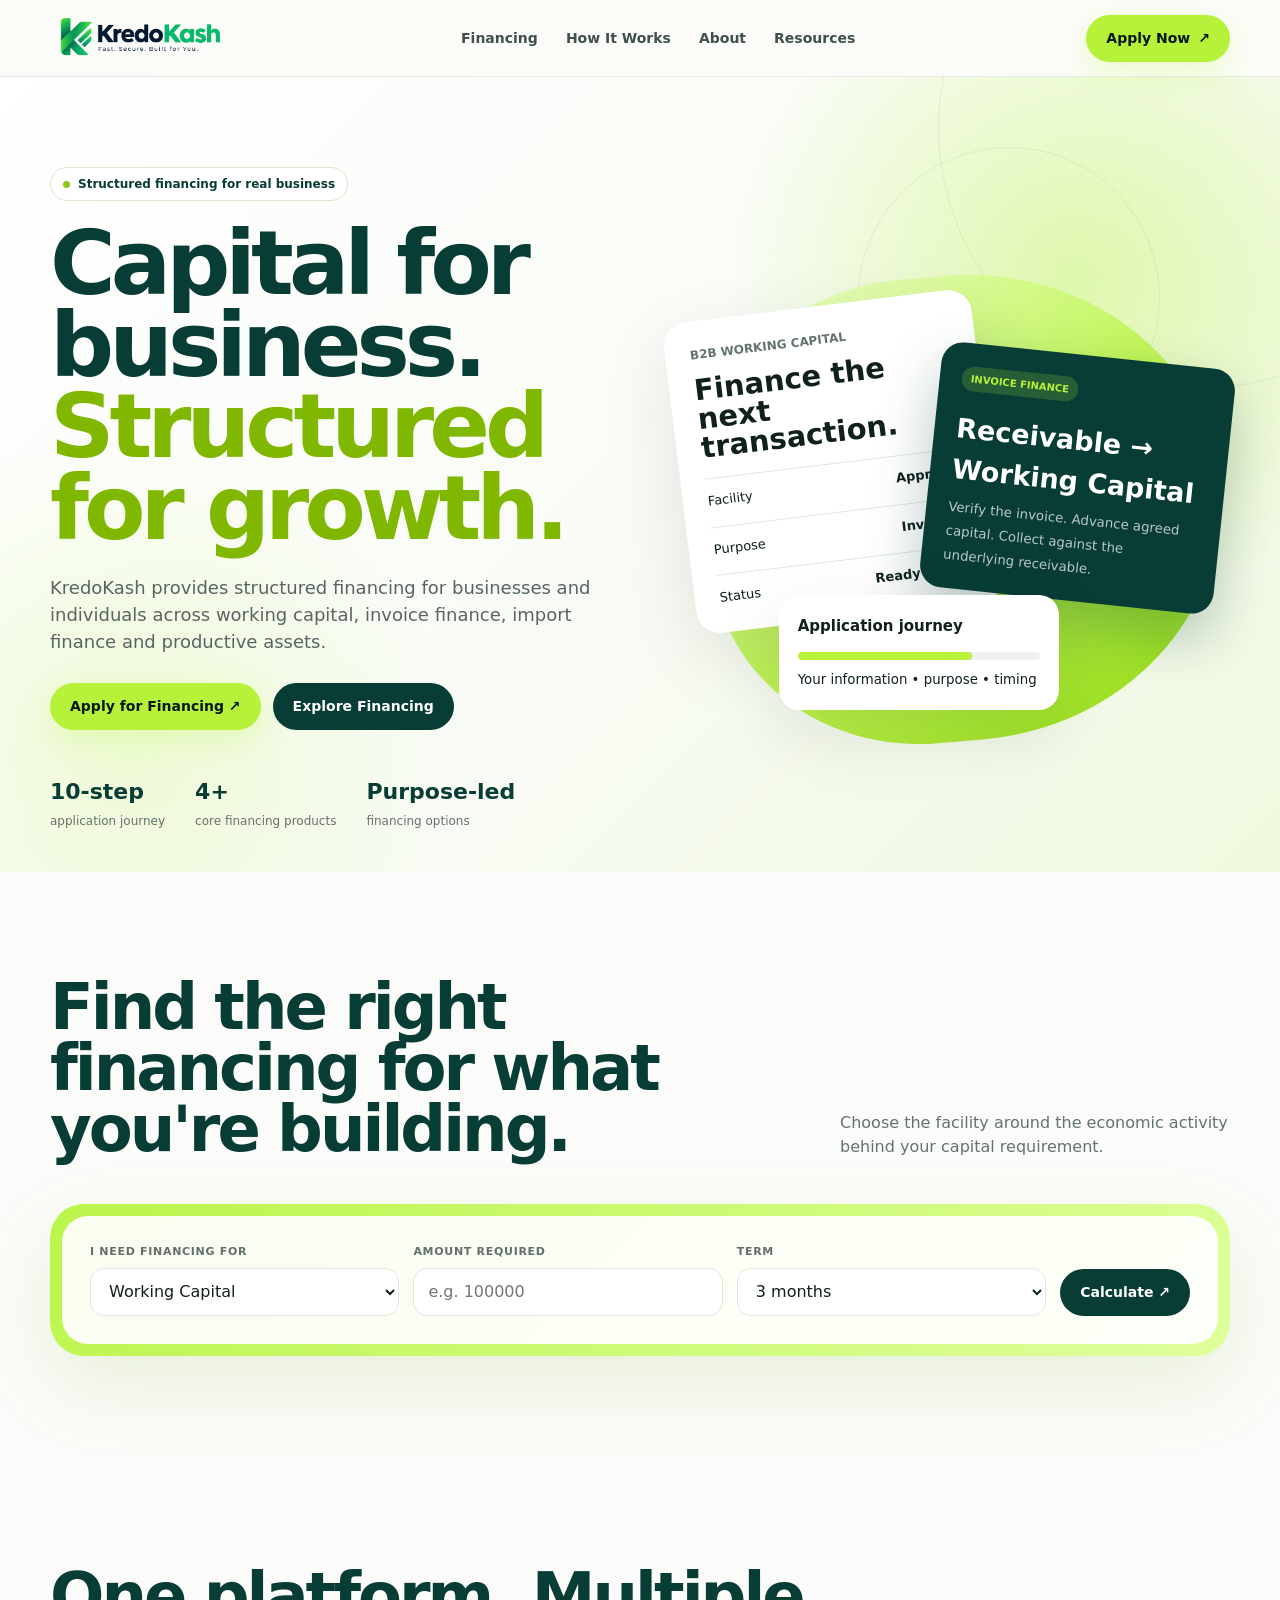
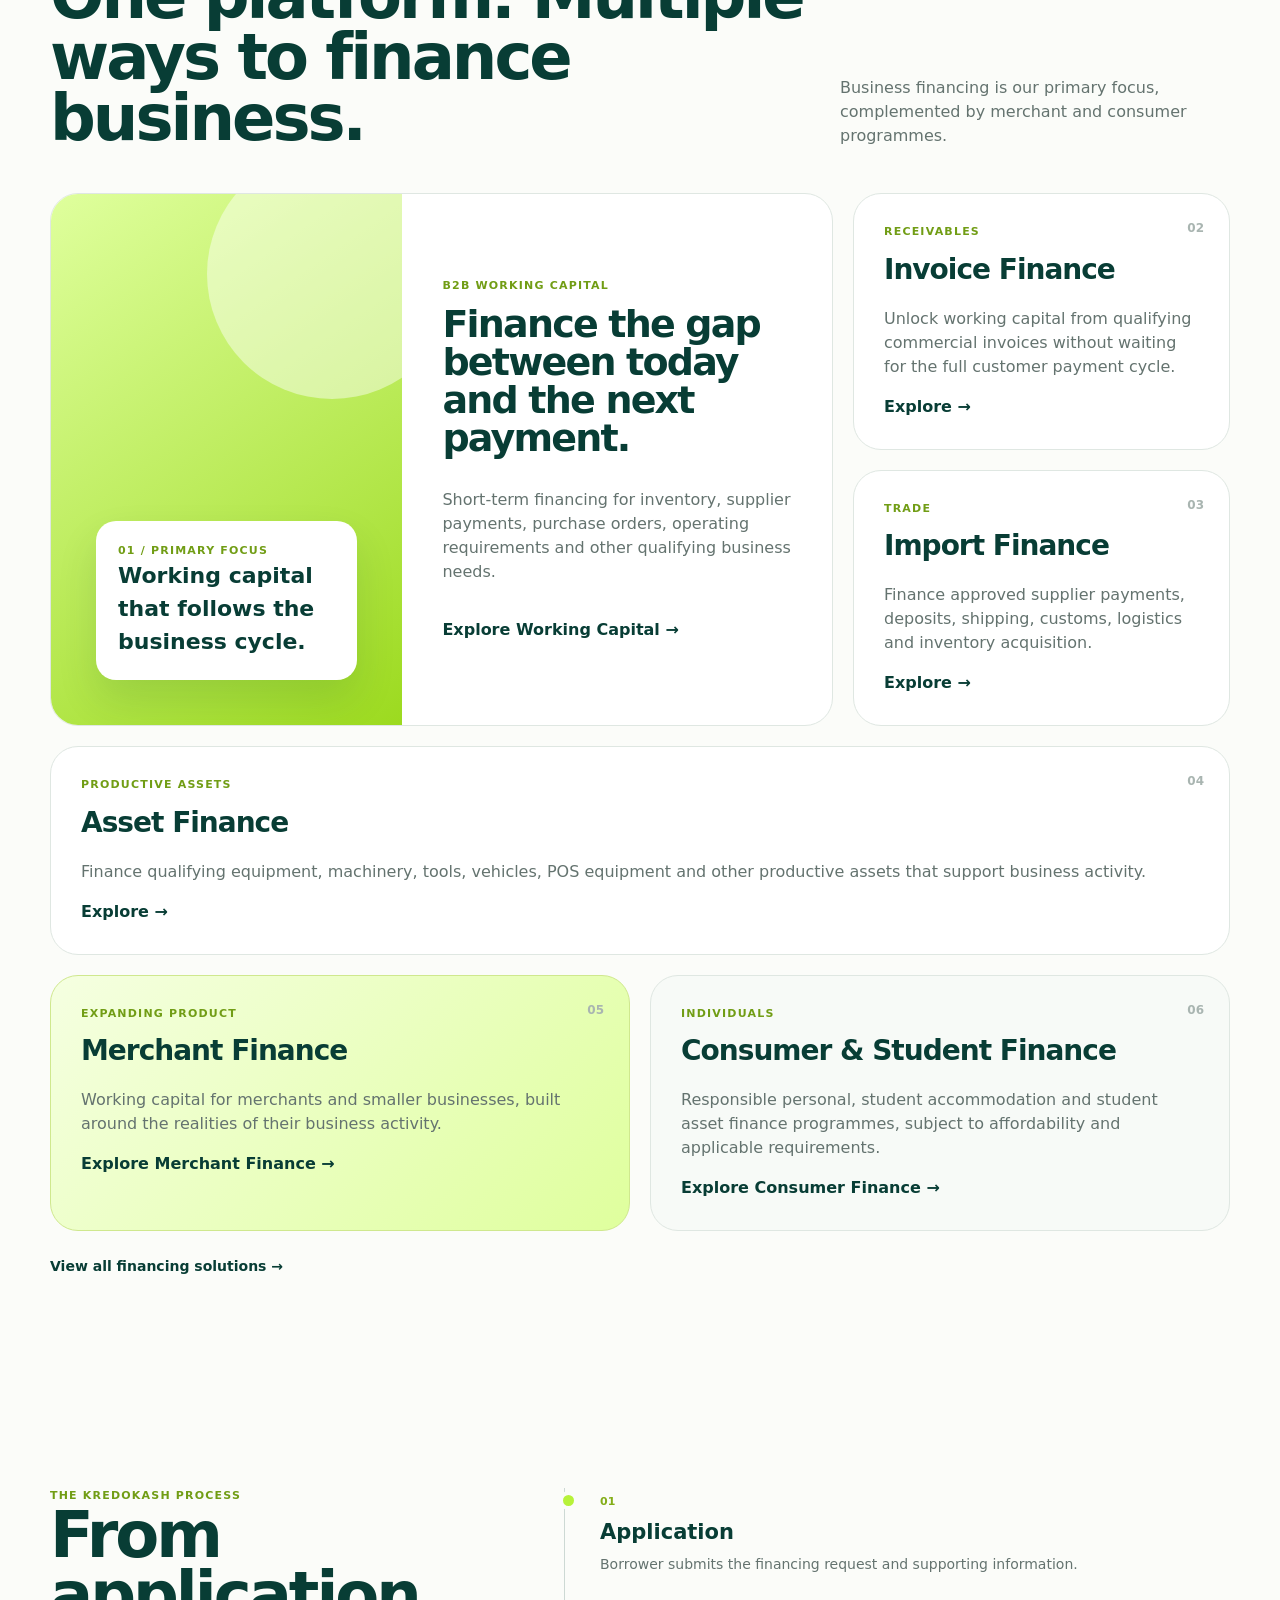
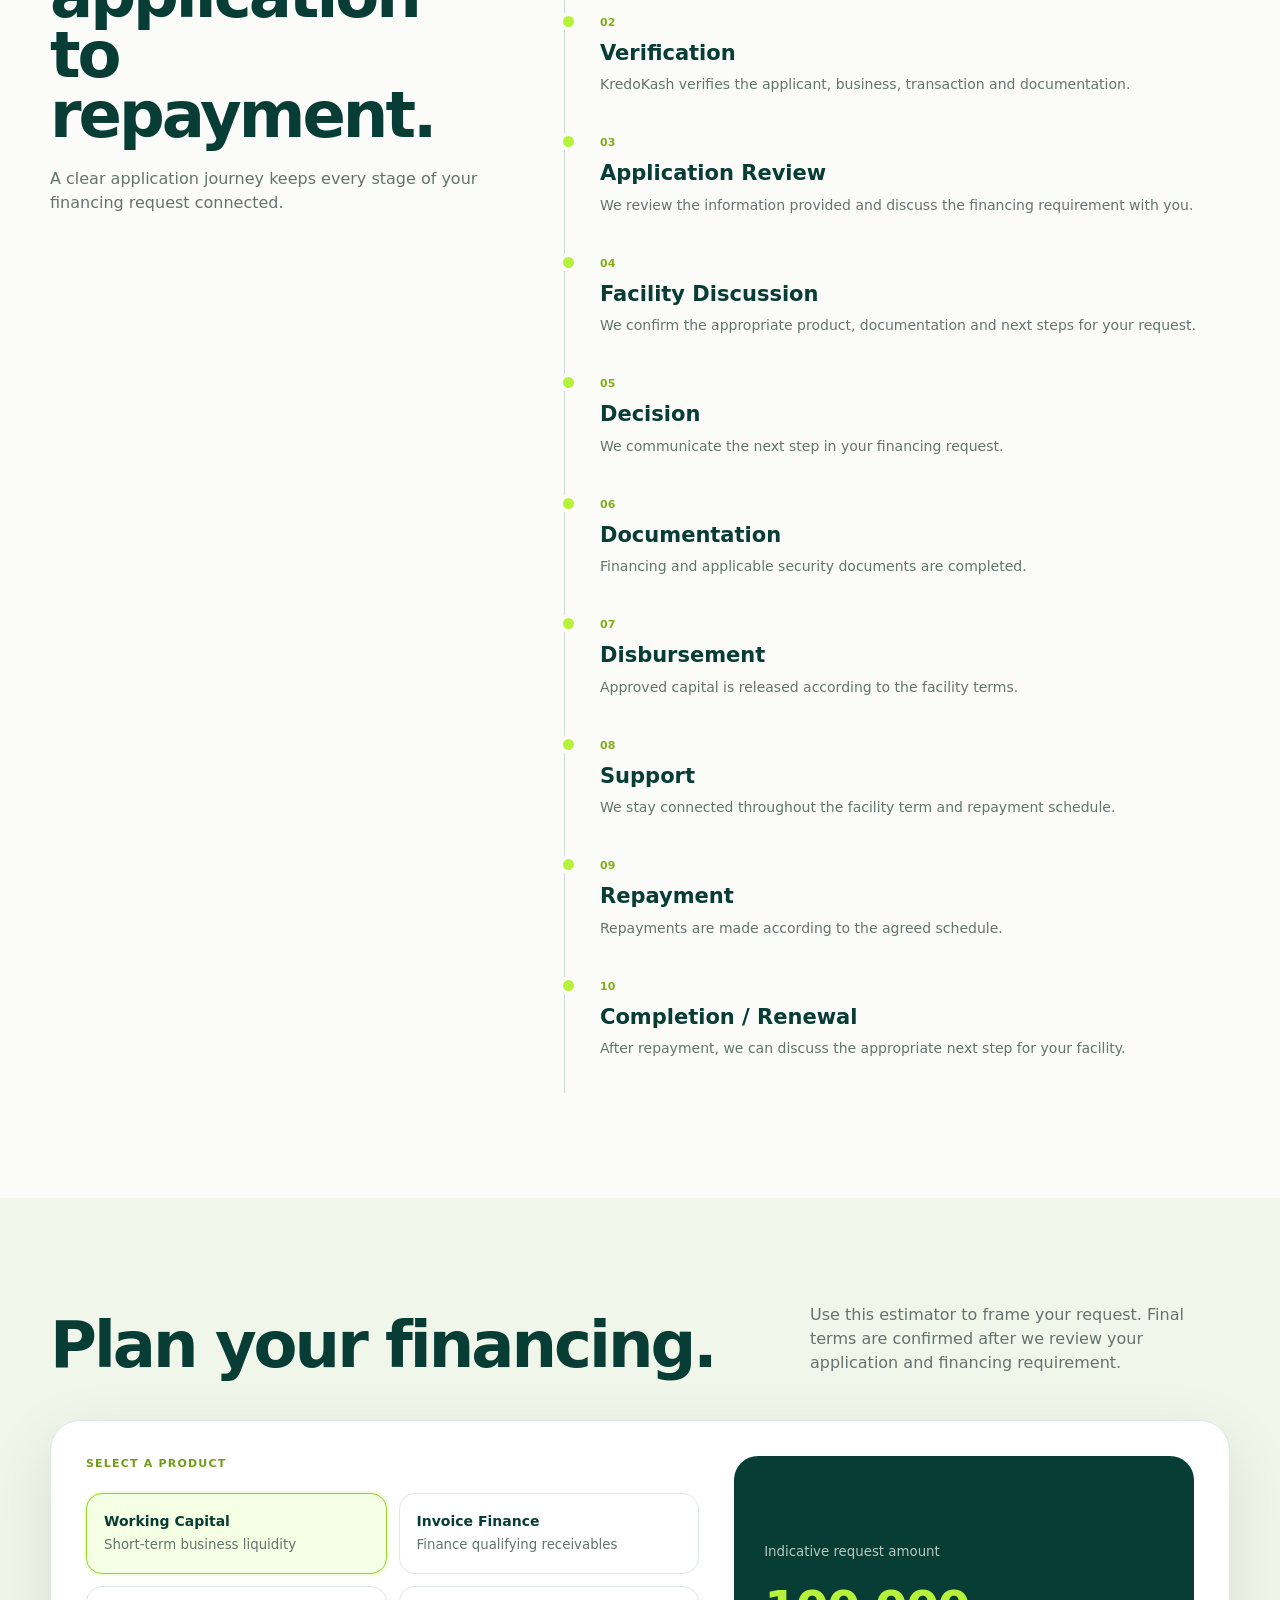
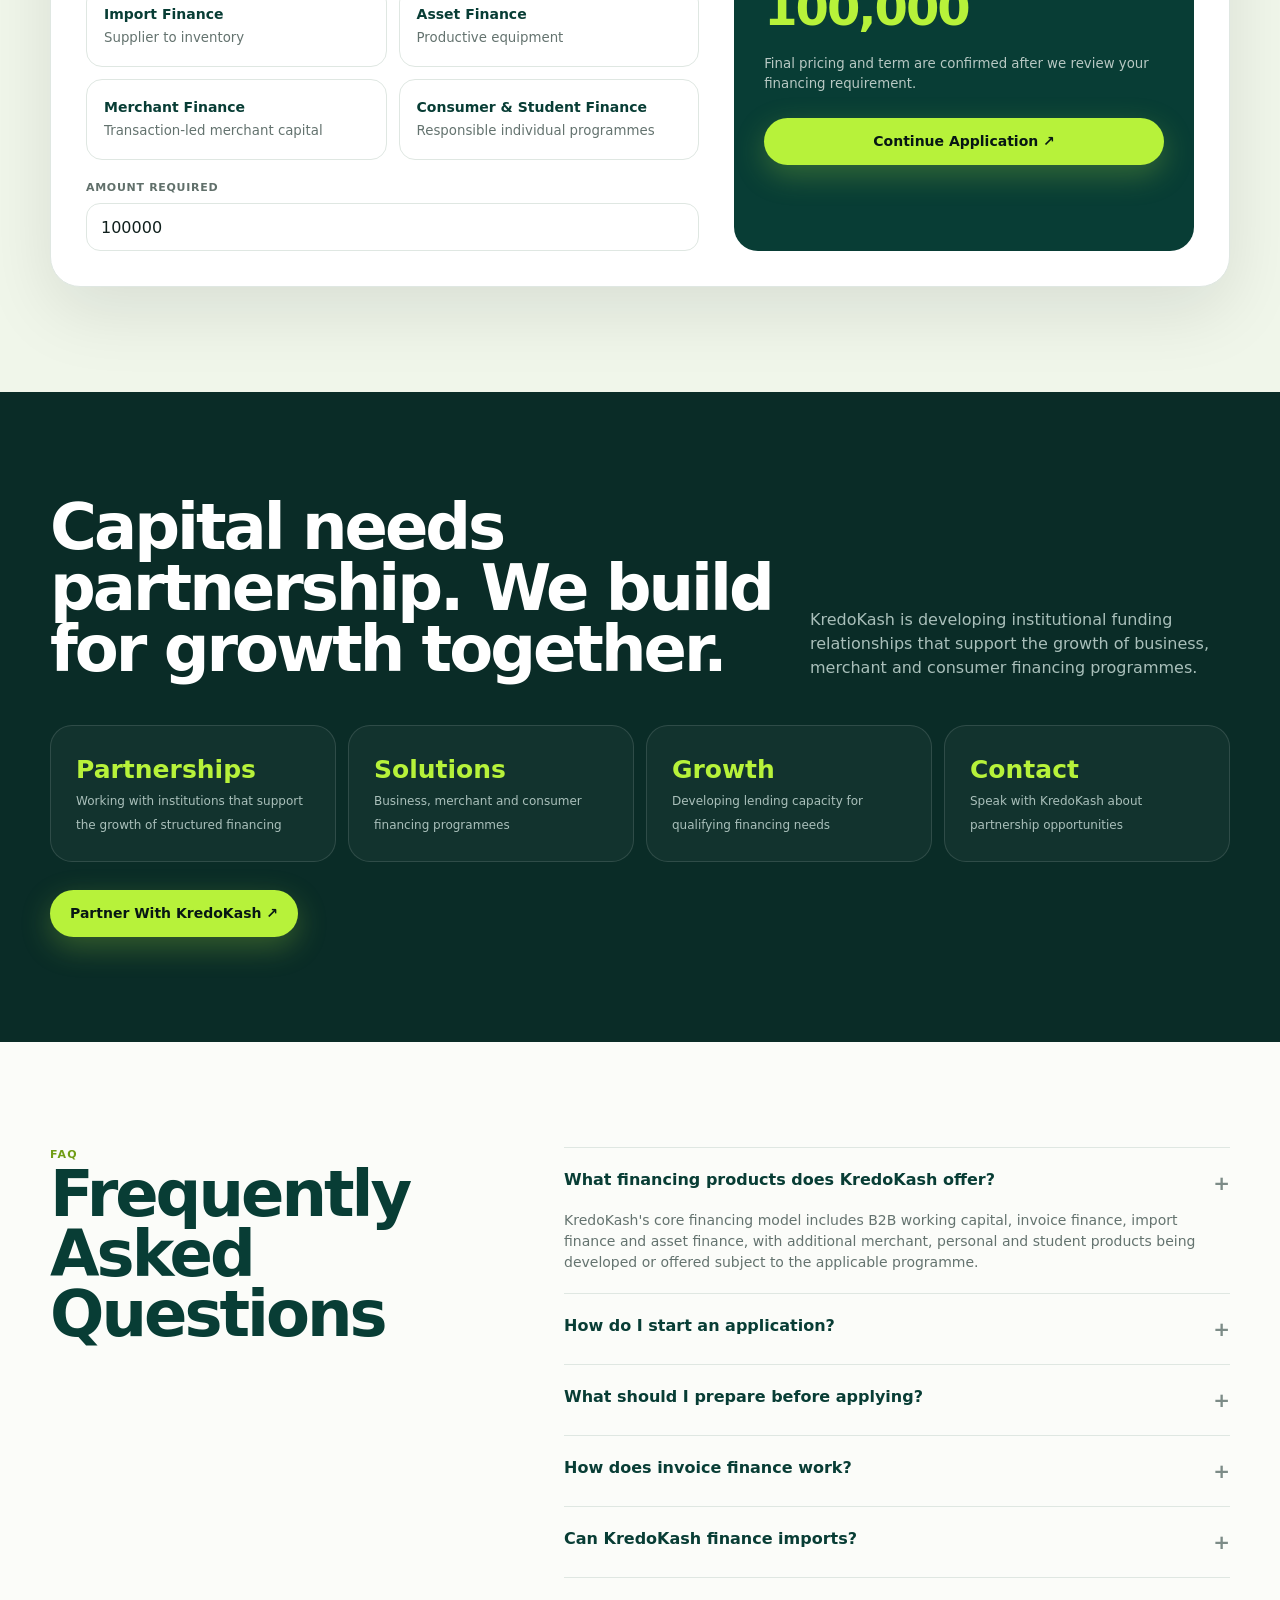
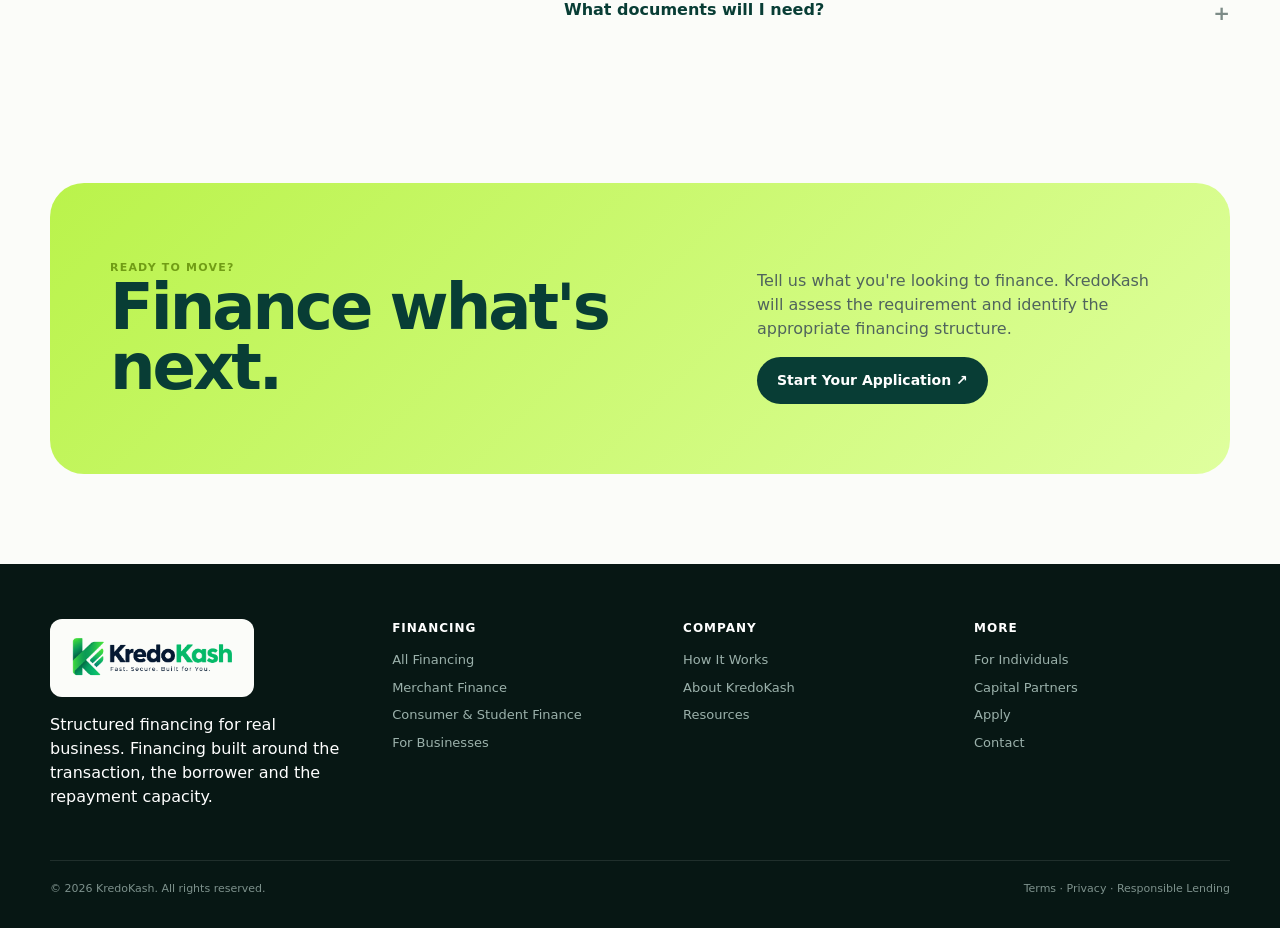
<file: index.html>
<!DOCTYPE html>
<html lang="en">
<head>
<meta charset="UTF-8">
<meta name="viewport" content="width=device-width, initial-scale=1.0">
<meta name="description" content="KredoKash provides structured financing for businesses and individuals across working capital, invoice finance, import finance and asset finance.">
<title>KredoKash — Structured Financing. Real Business.</title>
<style>
:root{
  --green:#b7f23a;
  --green-2:#d9ff8b;
  --forest:#083d35;
  --ink:#10201d;
  --muted:#64736f;
  --paper:#fbfcf9;
  --line:#dfe7e2;
  --dark:#071714;
  --white:#fff;
  --radius:28px;
  --shadow:0 24px 70px rgba(7,23,20,.10);
}
*{box-sizing:border-box}
html{scroll-behavior:smooth}
body{margin:0;font-family:Inter,ui-sans-serif,system-ui,-apple-system,BlinkMacSystemFont,"Segoe UI",sans-serif;color:var(--ink);background:var(--paper);line-height:1.5}
a{text-decoration:none;color:inherit}
button,input,select{font:inherit}
.container{width:min(1180px,calc(100% - 40px));margin:auto}
header{position:sticky;top:0;z-index:20;background:rgba(251,252,249,.86);backdrop-filter:blur(18px);border-bottom:1px solid rgba(223,231,226,.75)}
.nav{height:76px;display:flex;align-items:center;justify-content:space-between;gap:24px}
.logo{display:flex;align-items:center;line-height:0}
.logo img{display:block;width:180px;height:auto}
.navlinks{display:flex;gap:28px;font-size:14px;font-weight:650;color:#40504c}
.navlinks a:hover{color:var(--forest)}
.nav-actions{display:flex;align-items:center;gap:10px}
.btn{border:0;cursor:pointer;display:inline-flex;align-items:center;justify-content:center;gap:8px;border-radius:999px;padding:13px 20px;font-weight:800;font-size:14px;transition:.2s transform,.2s box-shadow}
.btn:hover{transform:translateY(-2px)}
.btn-primary{background:var(--green);color:var(--dark);box-shadow:0 10px 30px rgba(183,242,58,.25)}
.btn-dark{background:var(--forest);color:#fff}
.icon-btn{width:42px;height:42px;border-radius:50%;border:1px solid var(--line);background:#fff;cursor:pointer}
.mobile-toggle{display:none}

.hero{position:relative;overflow:hidden;padding:90px 0 40px;background:
 radial-gradient(circle at 84% 25%,rgba(183,242,58,.38),transparent 28%),
 radial-gradient(circle at 10% 85%,rgba(183,242,58,.18),transparent 24%),
 linear-gradient(135deg,#fff 0%,#f8fbf5 55%,#f0f9df 100%)}
.hero:before,.hero:after{content:"";position:absolute;border:1px solid rgba(8,61,53,.07);border-radius:50%;width:520px;height:520px;right:-180px;top:-210px}
.hero:after{width:300px;height:300px;right:120px;top:70px}
.hero-grid{display:grid;grid-template-columns:1.02fr .98fr;align-items:center;gap:55px;position:relative;z-index:1}
.eyebrow{display:inline-flex;align-items:center;gap:8px;padding:7px 12px;border:1px solid #dbe8cf;border-radius:999px;background:#fff;font-size:12px;font-weight:800;color:var(--forest)}
.dot{width:7px;height:7px;background:#8ec51d;border-radius:50%}
h1{font-size:clamp(54px,7vw,92px);line-height:.91;letter-spacing:-5px;margin:22px 0 25px;color:var(--forest);font-weight:900}
h1 em{font-style:normal;color:#80b700}
.hero-copy{font-size:18px;color:#566662;max-width:570px}
.hero-cta{display:flex;gap:12px;margin-top:28px;flex-wrap:wrap}
.trust-row{display:flex;gap:30px;margin-top:45px;flex-wrap:wrap}
.trust-stat strong{display:block;font-size:22px;color:var(--forest)}
.trust-stat span{font-size:12px;color:var(--muted)}

.hero-visual{min-height:520px;position:relative}
.blob{position:absolute;inset:35px 10px 20px 30px;border-radius:45% 55% 55% 45%;background:linear-gradient(145deg,#efffd2,#bdf44d 55%,#93d916);transform:rotate(-5deg)}
.business-card{position:absolute;left:0;top:65px;width:310px;padding:24px;background:#fff;border:1px solid rgba(255,255,255,.7);border-radius:24px;box-shadow:var(--shadow);transform:rotate(-7deg)}
.business-card .mini-title{font-size:12px;font-weight:800;color:var(--muted)}
.business-card h3{font-size:29px;line-height:1;margin:12px 0}
.metric{display:flex;justify-content:space-between;border-top:1px solid var(--line);padding-top:12px;margin-top:16px;font-size:13px}
.invoice{position:absolute;right:5px;top:115px;width:295px;padding:22px;background:var(--forest);color:#fff;border-radius:22px;box-shadow:0 25px 55px rgba(8,61,53,.28);transform:rotate(6deg)}
.invoice .pill{display:inline-block;padding:5px 9px;border-radius:999px;background:rgba(183,242,58,.18);color:var(--green);font-size:10px;font-weight:800}
.invoice h3{font-size:27px;margin:18px 0 5px}
.invoice small{color:#b8c8c4}
.float-card{position:absolute;bottom:50px;left:100px;width:280px;padding:19px;background:#fff;border-radius:20px;box-shadow:var(--shadow)}
.float-card strong{font-size:15px}
.float-line{height:8px;background:#edf2ec;border-radius:20px;margin:14px 0 7px;overflow:hidden}
.float-line i{display:block;width:72%;height:100%;background:var(--green);border-radius:20px}

.section{padding:105px 0}
.section-head{display:flex;align-items:end;justify-content:space-between;gap:30px;margin-bottom:45px}
.section-head h2{font-size:clamp(40px,5vw,68px);line-height:.95;letter-spacing:-3px;color:var(--forest);margin:0;max-width:760px}
.section-head p{max-width:420px;color:var(--muted);margin:0}
.green-panel{background:linear-gradient(135deg,#baf54a,#dfff9d);border-radius:34px;padding:12px;box-shadow:0 30px 80px rgba(108,153,20,.13)}
.selector{background:rgba(255,255,255,.92);border-radius:26px;padding:28px;display:grid;grid-template-columns:1fr 1fr 1fr auto;gap:14px;align-items:end}
.field label{display:block;font-size:11px;font-weight:800;color:#61706b;text-transform:uppercase;letter-spacing:.7px;margin-bottom:7px}
.field select,.field input{width:100%;height:48px;border:1px solid var(--line);border-radius:14px;background:#fff;padding:0 14px;color:var(--ink);outline:none}
.field select:focus,.field input:focus{border-color:#9acb38;box-shadow:0 0 0 3px rgba(183,242,58,.18)}
.selector-result{margin-top:16px;padding:15px 18px;background:var(--forest);color:#fff;border-radius:17px;display:none;align-items:center;justify-content:space-between;gap:20px}
.selector-result strong{color:var(--green);font-size:20px}

.products{display:grid;grid-template-columns:1.35fr .65fr;gap:20px}
.product-feature,.product-card{background:#fff;border:1px solid var(--line);border-radius:var(--radius);overflow:hidden}
.product-feature{display:grid;grid-template-columns:.9fr 1.1fr;min-height:410px}
.product-visual{background:linear-gradient(145deg,#dfff9d,#9cda1f);position:relative;overflow:hidden;padding:35px}
.product-visual:before{content:"";position:absolute;width:250px;height:250px;border-radius:50%;background:rgba(255,255,255,.45);right:-55px;top:-45px}
.product-visual .box{position:absolute;bottom:45px;left:45px;right:45px;padding:22px;border-radius:20px;background:#fff;box-shadow:0 20px 40px rgba(8,61,53,.12)}
.product-copy{padding:40px;display:flex;flex-direction:column;justify-content:center}
.kicker{font-size:11px;font-weight:900;letter-spacing:1.2px;color:#719d15}
.product-copy h3{font-size:38px;line-height:1;letter-spacing:-1.8px;color:var(--forest);margin:10px 0 15px}
.product-copy p,.product-card p{color:var(--muted)}
.arrow{margin-top:18px;font-weight:850;color:var(--forest)}
.side-products{display:grid;grid-template-rows:1fr 1fr;gap:20px}
.product-card{padding:30px;position:relative}
.product-card h3{font-size:28px;letter-spacing:-1px;color:var(--forest);margin:8px 0}
.product-card .number{position:absolute;right:25px;top:25px;color:#a9b5b1;font-size:12px;font-weight:800}
.emerging-products{display:grid;grid-template-columns:1fr 1fr;gap:20px;margin-top:20px}
.product-card.merchant{background:linear-gradient(135deg,#f5ffe1,#dfff9d);border-color:#cfe88e}
.product-card.consumer{background:#f7faf7}
.catalogue-link{display:inline-flex;margin-top:25px;color:var(--forest);font-size:14px;font-weight:850}

.evidence{background:#fff;border-top:1px solid var(--line);border-bottom:1px solid var(--line)}
.evidence-grid{display:grid;grid-template-columns:1fr 1fr;gap:70px;align-items:center}
.evidence h2{font-size:clamp(44px,5vw,70px);line-height:.94;letter-spacing:-3px;color:var(--forest);margin:0 0 25px}
.evidence-copy{color:var(--muted);max-width:570px}
.principles{display:grid;grid-template-columns:1fr 1fr;gap:14px}
.principle{padding:25px;border:1px solid var(--line);border-radius:22px;background:#fbfdf9}
.principle b{display:block;font-size:12px;color:#86b51a;margin-bottom:25px}
.principle h3{margin:0 0 7px;color:var(--forest)}
.principle p{margin:0;color:var(--muted);font-size:14px}

.process-wrap{display:grid;grid-template-columns:.8fr 1.2fr;gap:70px}
.process-intro h2{font-size:clamp(44px,5vw,70px);line-height:.94;letter-spacing:-3px;color:var(--forest);margin:0 0 22px}
.process-intro p{color:var(--muted)}
.timeline{border-left:1px solid #cdd9d4;padding-left:35px}
.step{position:relative;padding:0 0 34px}
.step:before{content:"";position:absolute;left:-41px;top:3px;width:11px;height:11px;border-radius:50%;background:var(--green);border:4px solid var(--paper)}
.step span{font-size:11px;font-weight:900;color:#83ad18}
.step h3{margin:5px 0;color:var(--forest);font-size:21px}
.step p{margin:0;color:var(--muted);font-size:14px}

.data-section{background:var(--forest);color:#fff;overflow:hidden;position:relative}
.data-section:after{content:"";position:absolute;width:600px;height:600px;border-radius:50%;border:1px solid rgba(183,242,58,.15);right:-180px;top:-240px}
.data-grid{display:grid;grid-template-columns:1fr 1fr;gap:60px;align-items:center;position:relative;z-index:1}
.data-section h2{font-size:clamp(46px,5vw,72px);line-height:.94;letter-spacing:-3px;margin:0 0 25px}
.data-section p{color:#b6c8c2;max-width:570px}
.flow{display:flex;flex-wrap:wrap;gap:10px;align-items:center;justify-content:center}
.flow span{padding:16px 20px;border:1px solid rgba(255,255,255,.13);border-radius:16px;background:rgba(255,255,255,.05);font-weight:750}
.flow i{color:var(--green);font-style:normal}

.calculator{background:#f0f6ea}
.calc-card{background:#fff;border:1px solid var(--line);border-radius:30px;padding:35px;display:grid;grid-template-columns:1fr .75fr;gap:35px;box-shadow:var(--shadow)}
.calc-options{display:grid;grid-template-columns:1fr 1fr;gap:12px;margin:20px 0}
.option{border:1px solid var(--line);border-radius:16px;padding:17px;cursor:pointer;background:#fff;text-align:left}
.option.active{border-color:#9ccc35;background:#f5ffe4;box-shadow:0 0 0 2px rgba(183,242,58,.2)}
.option b{display:block;color:var(--forest);font-size:14px}
.option small{color:var(--muted)}
.calc-result{border-radius:24px;background:var(--forest);color:#fff;padding:30px;display:flex;flex-direction:column;justify-content:center}
.calc-result .big{font-size:48px;letter-spacing:-2px;color:var(--green);font-weight:900;margin:10px 0}
.calc-result small{color:#b7c8c3}

.partner{background:#0a2c27;color:#fff}
.partner .section-head h2{color:#fff}
.partner .section-head p{color:#a9bfba}
.partner-grid{display:grid;grid-template-columns:repeat(4,1fr);gap:12px}
.partner-metric{border:1px solid rgba(255,255,255,.12);border-radius:22px;padding:25px;background:rgba(255,255,255,.035)}
.partner-metric strong{font-size:25px;color:var(--green);display:block}
.partner-metric span{font-size:12px;color:#aac0bb}

.faq-grid{display:grid;grid-template-columns:.8fr 1.2fr;gap:70px}
.faq-title h2{font-size:clamp(46px,5vw,70px);line-height:.94;letter-spacing:-3px;color:var(--forest);margin:0}
.faq-item{border-top:1px solid var(--line);padding:20px 0;cursor:pointer}
.faq-q{display:flex;justify-content:space-between;gap:20px;font-weight:800;color:var(--forest)}
.faq-q span{font-size:20px;color:#7c8b87}
.faq-a{display:none;color:var(--muted);padding:12px 30px 0 0;font-size:14px}
.faq-item.open .faq-a{display:block}

.cta{padding:30px 0 90px}
.cta-box{background:linear-gradient(135deg,#baf34b,#dfff9e);border-radius:34px;padding:70px 60px;display:flex;justify-content:space-between;align-items:center;gap:30px}
.cta-box h2{font-size:clamp(44px,5vw,70px);line-height:.94;letter-spacing:-3px;color:var(--forest);margin:0}
.cta-box p{color:#50645d;max-width:460px}

footer{background:#071714;color:#fff;padding:55px 0 30px}
.footer-grid{display:grid;grid-template-columns:1.2fr repeat(3,1fr);gap:35px}
.footer-logo-wrap{display:inline-flex;padding:9px 12px;background:var(--paper);border-radius:12px}
.footer p,footer a{color:#9bb1ab;font-size:13px}
footer h4{font-size:12px;text-transform:uppercase;letter-spacing:1px;color:#fff;margin:0 0 13px}
.footer-links{display:grid;gap:8px}
.copyright{border-top:1px solid rgba(255,255,255,.1);margin-top:35px;padding-top:20px;font-size:11px;color:#7d918c;display:flex;justify-content:space-between;gap:15px}

.modal{position:fixed;inset:0;background:rgba(3,16,14,.62);backdrop-filter:blur(8px);z-index:50;display:none;align-items:center;justify-content:center;padding:20px}
.modal.show{display:flex}
.modal-card{width:min(680px,100%);max-height:90vh;overflow:auto;background:#fff;border-radius:28px;padding:32px}
.modal-head{display:flex;justify-content:space-between;align-items:start}
.modal-head h2{font-size:35px;line-height:1;letter-spacing:-1.5px;color:var(--forest);margin:0}
.form-grid{display:grid;grid-template-columns:1fr 1fr;gap:14px;margin-top:25px}
.form-group.full{grid-column:1/-1}
.form-group label{display:block;font-size:11px;font-weight:850;text-transform:uppercase;color:var(--muted);margin-bottom:6px}
.form-group input,.form-group select,.form-group textarea{width:100%;border:1px solid var(--line);border-radius:13px;padding:12px;background:#fff}
.form-group textarea{min-height:90px;resize:vertical}
.form-submit{margin-top:18px;width:100%}

@media(max-width:900px){
  .navlinks{display:none}.mobile-toggle{display:block}
  .hero-grid,.evidence-grid,.process-wrap,.data-grid,.calc-card,.faq-grid{grid-template-columns:1fr}
  .hero{padding-top:55px}.hero-visual{min-height:440px}
  .products{grid-template-columns:1fr}.side-products{grid-template-columns:1fr 1fr;grid-template-rows:auto}
  .selector{grid-template-columns:1fr 1fr}.partner-grid{grid-template-columns:1fr 1fr}
  .footer-grid{grid-template-columns:1fr 1fr}
}
@media(max-width:600px){
  .container{width:min(100% - 26px,1180px)}
  .nav{height:68px}.logo img{width:150px}.nav-actions .btn{display:none}
  h1{letter-spacing:-3px;font-size:54px}
  .hero-visual{min-height:370px;transform:scale(.9);transform-origin:center}
  .business-card{width:250px}.invoice{width:240px;right:0}.float-card{left:35px;width:230px}
  .section{padding:75px 0}.section-head{display:block}
  .section-head p{margin-top:20px}
  .selector{grid-template-columns:1fr}.product-feature{grid-template-columns:1fr}.product-visual{min-height:280px}
  .side-products,.emerging-products{grid-template-columns:1fr}
  .principles,.calc-options{grid-template-columns:1fr}
  .partner-grid{grid-template-columns:1fr 1fr}
  .cta-box{padding:45px 28px;display:block}.cta-box p{margin:25px 0}
  .footer-grid{grid-template-columns:1fr 1fr}.copyright{display:block}
  .form-grid{grid-template-columns:1fr}.form-group.full{grid-column:auto}
}
</style>
</head>
<body>

<header>
  <div class="container nav">
    <a class="logo" href="#" aria-label="KredoKash home"><img src="assets/kredokash-fintech-logo.png" alt="KredoKash — Fast. Secure. Built for You."></a>
    <nav class="navlinks">
      <a href="financing.html">Financing</a>
      <a href="how-it-works.html">How It Works</a>
      <a href="about.html">About</a>
      <a href="resources.html">Resources</a>
    </nav>
    <div class="nav-actions">
      <button class="btn btn-primary" onclick="openModal()">Apply Now <span>↗</span></button>
      <button class="icon-btn mobile-toggle" onclick="alert('Use the section links below to navigate.')">☰</button>
    </div>
  </div>
</header>

<main>
<section class="hero">
  <div class="container hero-grid">
    <div>
      <span class="eyebrow"><i class="dot"></i> Structured financing for real business</span>
      <h1>Capital for business.<br><em>Structured for growth.</em></h1>
      <p class="hero-copy">KredoKash provides structured financing for businesses and individuals across working capital, invoice finance, import finance and productive assets.</p>
      <div class="hero-cta">
        <button class="btn btn-primary" onclick="openModal()">Apply for Financing ↗</button>
        <a class="btn btn-dark" href="financing.html">Explore Financing</a>
      </div>
      <div class="trust-row">
        <div class="trust-stat"><strong>10-step</strong><span>application journey</span></div>
        <div class="trust-stat"><strong>4+</strong><span>core financing products</span></div>
        <div class="trust-stat"><strong>Purpose-led</strong><span>financing options</span></div>
      </div>
    </div>
    <div class="hero-visual" aria-label="KredoKash financing visual">
      <div class="blob"></div>
      <div class="business-card">
        <div class="mini-title">B2B WORKING CAPITAL</div>
        <h3>Finance the next transaction.</h3>
        <div class="metric"><span>Facility</span><strong>Approved</strong></div>
        <div class="metric"><span>Purpose</span><strong>Inventory</strong></div>
        <div class="metric"><span>Status</span><strong>Ready to fund</strong></div>
      </div>
      <div class="invoice">
        <span class="pill">INVOICE FINANCE</span>
        <h3>Receivable → Working Capital</h3>
        <small>Verify the invoice. Advance agreed capital. Collect against the underlying receivable.</small>
      </div>
      <div class="float-card">
        <strong>Application journey</strong>
        <div class="float-line"><i></i></div>
        <small>Your information • purpose • timing</small>
      </div>
    </div>
  </div>
</section>

<section class="section" id="financing">
  <div class="container">
    <div class="section-head">
      <h2>Find the right financing for what you're building.</h2>
      <p>Choose the facility around the economic activity behind your capital requirement.</p>
    </div>
    <div class="green-panel">
      <div class="selector">
        <div class="field"><label>I need financing for</label><select id="purpose"><option>Working Capital</option><option>Invoice Finance</option><option>Import Finance</option><option>Asset Finance</option><option>Merchant Finance</option><option>POS Finance</option><option>Personal or Student Finance</option></select></div>
        <div class="field"><label>Amount required</label><input id="amount" type="number" min="0" placeholder="e.g. 100000"></div>
        <div class="field"><label>Term</label><select id="term"><option>3 months</option><option>6 months</option><option>9 months</option><option>12 months</option></select></div>
        <button class="btn btn-dark" onclick="showEstimate()">Calculate ↗</button>
      </div>
      <div class="selector-result" id="selectorResult"><span>Indicative financing request</span><strong id="estimateValue">—</strong></div>
    </div>
  </div>
</section>

<section class="section" id="products">
  <div class="container">
    <div class="section-head">
      <h2>One platform. Multiple ways to finance business.</h2>
      <p>Business financing is our primary focus, complemented by merchant and consumer programmes.</p>
    </div>
    <div class="products">
      <article class="product-feature">
        <div class="product-visual">
          <div class="box">
            <div class="kicker">01 / PRIMARY FOCUS</div>
            <strong style="font-size:22px;color:var(--forest)">Working capital that follows the business cycle.</strong>
          </div>
        </div>
        <div class="product-copy">
          <div class="kicker">B2B WORKING CAPITAL</div>
          <h3>Finance the gap between today and the next payment.</h3>
          <p>Short-term financing for inventory, supplier payments, purchase orders, operating requirements and other qualifying business needs.</p>
          <a class="arrow" href="#apply">Explore Working Capital →</a>
        </div>
      </article>
      <div class="side-products">
        <article class="product-card">
          <span class="number">02</span>
          <div class="kicker">RECEIVABLES</div>
          <h3>Invoice Finance</h3>
          <p>Unlock working capital from qualifying commercial invoices without waiting for the full customer payment cycle.</p>
          <a class="arrow" href="#apply">Explore →</a>
        </article>
        <article class="product-card">
          <span class="number">03</span>
          <div class="kicker">TRADE</div>
          <h3>Import Finance</h3>
          <p>Finance approved supplier payments, deposits, shipping, customs, logistics and inventory acquisition.</p>
          <a class="arrow" href="#apply">Explore →</a>
        </article>
      </div>
    </div>
    <div style="margin-top:20px">
      <article class="product-card">
        <span class="number">04</span>
        <div class="kicker">PRODUCTIVE ASSETS</div>
        <h3>Asset Finance</h3>
        <p>Finance qualifying equipment, machinery, tools, vehicles, POS equipment and other productive assets that support business activity.</p>
        <a class="arrow" href="#apply">Explore →</a>
      </article>
    </div>
    <div class="emerging-products">
      <article class="product-card merchant">
        <span class="number">05</span>
        <div class="kicker">EXPANDING PRODUCT</div>
        <h3>Merchant Finance</h3>
        <p>Working capital for merchants and smaller businesses, built around the realities of their business activity.</p>
        <a class="arrow" href="merchant-finance.html">Explore Merchant Finance →</a>
      </article>
      <article class="product-card consumer">
        <span class="number">06</span>
        <div class="kicker">INDIVIDUALS</div>
        <h3>Consumer &amp; Student Finance</h3>
        <p>Responsible personal, student accommodation and student asset finance programmes, subject to affordability and applicable requirements.</p>
        <a class="arrow" href="consumer-finance.html">Explore Consumer Finance →</a>
      </article>
    </div>
    <a class="catalogue-link" href="financing.html">View all financing solutions →</a>
  </div>
</section>


<section class="section" id="process">
  <div class="container process-wrap">
    <div class="process-intro">
      <div class="kicker">THE KREDOKASH PROCESS</div>
      <h2>From application to repayment.</h2>
      <p>A clear application journey keeps every stage of your financing request connected.</p>
    </div>
    <div class="timeline">
      <div class="step"><span>01</span><h3>Application</h3><p>Borrower submits the financing request and supporting information.</p></div>
      <div class="step"><span>02</span><h3>Verification</h3><p>KredoKash verifies the applicant, business, transaction and documentation.</p></div>
      <div class="step"><span>03</span><h3>Application Review</h3><p>We review the information provided and discuss the financing requirement with you.</p></div>
      <div class="step"><span>04</span><h3>Facility Discussion</h3><p>We confirm the appropriate product, documentation and next steps for your request.</p></div>
      <div class="step"><span>05</span><h3>Decision</h3><p>We communicate the next step in your financing request.</p></div>
      <div class="step"><span>06</span><h3>Documentation</h3><p>Financing and applicable security documents are completed.</p></div>
      <div class="step"><span>07</span><h3>Disbursement</h3><p>Approved capital is released according to the facility terms.</p></div>
      <div class="step"><span>08</span><h3>Support</h3><p>We stay connected throughout the facility term and repayment schedule.</p></div>
      <div class="step"><span>09</span><h3>Repayment</h3><p>Repayments are made according to the agreed schedule.</p></div>
      <div class="step"><span>10</span><h3>Completion / Renewal</h3><p>After repayment, we can discuss the appropriate next step for your facility.</p></div>
    </div>
  </div>
</section>


<section class="section calculator">
  <div class="container">
    <div class="section-head">
      <h2>Plan your financing.</h2>
      <p>Use this estimator to frame your request. Final terms are confirmed after we review your application and financing requirement.</p>
    </div>
    <div class="calc-card">
      <div>
        <div class="kicker">SELECT A PRODUCT</div>
        <div class="calc-options">
          <button class="option active" onclick="selectProduct(this)"><b>Working Capital</b><small>Short-term business liquidity</small></button>
          <button class="option" onclick="selectProduct(this)"><b>Invoice Finance</b><small>Finance qualifying receivables</small></button>
          <button class="option" onclick="selectProduct(this)"><b>Import Finance</b><small>Supplier to inventory</small></button>
          <button class="option" onclick="selectProduct(this)"><b>Asset Finance</b><small>Productive equipment</small></button>
          <button class="option" onclick="selectProduct(this)"><b>Merchant Finance</b><small>Transaction-led merchant capital</small></button>
          <button class="option" onclick="selectProduct(this)"><b>Consumer &amp; Student Finance</b><small>Responsible individual programmes</small></button>
        </div>
        <div class="field"><label>Amount required</label><input id="calcAmount" type="number" value="100000" oninput="updateCalc()"></div>
      </div>
      <div class="calc-result">
        <small>Indicative request amount</small>
        <div class="big" id="calcValue">100,000</div>
        <small>Final pricing and term are confirmed after we review your financing requirement.</small>
        <button class="btn btn-primary" style="margin-top:24px" onclick="openModal()">Continue Application ↗</button>
      </div>
    </div>
  </div>
</section>

<section class="section partner" id="partners">
  <div class="container">
    <div class="section-head">
      <h2>Capital needs partnership. We build for growth together.</h2>
      <p>KredoKash is developing institutional funding relationships that support the growth of business, merchant and consumer financing programmes.</p>
    </div>
    <div class="partner-grid">
      <div class="partner-metric"><strong>Partnerships</strong><span>Working with institutions that support the growth of structured financing</span></div>
      <div class="partner-metric"><strong>Solutions</strong><span>Business, merchant and consumer financing programmes</span></div>
      <div class="partner-metric"><strong>Growth</strong><span>Developing lending capacity for qualifying financing needs</span></div>
      <div class="partner-metric"><strong>Contact</strong><span>Speak with KredoKash about partnership opportunities</span></div>
    </div>
    <div style="margin-top:28px"><button class="btn btn-primary" onclick="openPartnerModal()">Partner With KredoKash ↗</button></div>
  </div>
</section>

<section class="section" id="faq">
  <div class="container faq-grid">
    <div class="faq-title"><div class="kicker">FAQ</div><h2>Frequently Asked Questions</h2></div>
    <div>
      <div class="faq-item open"><div class="faq-q">What financing products does KredoKash offer?<span>+</span></div><div class="faq-a">KredoKash's core financing model includes B2B working capital, invoice finance, import finance and asset finance, with additional merchant, personal and student products being developed or offered subject to the applicable programme.</div></div>
      <div class="faq-item"><div class="faq-q">How do I start an application?<span>+</span></div><div class="faq-a">Use the Apply button or contact KredoKash with the financing requirement, amount, timing and relevant supporting information.</div></div>
      <div class="faq-item"><div class="faq-q">What should I prepare before applying?<span>+</span></div><div class="faq-a">Prepare a clear description of what you need to finance, the amount required, the timing and any relevant business or transaction documents.</div></div>
      <div class="faq-item"><div class="faq-q">How does invoice finance work?<span>+</span></div><div class="faq-a">KredoKash verifies a qualifying commercial invoice and the underlying receivable, advances an agreed percentage and receives repayment when the underlying customer pays, subject to the agreed structure.</div></div>
      <div class="faq-item"><div class="faq-q">Can KredoKash finance imports?<span>+</span></div><div class="faq-a">Yes. Qualifying import finance can cover approved supplier payments, deposits, shipping, customs, logistics and inventory acquisition, subject to transaction due diligence.</div></div>
      <div class="faq-item"><div class="faq-q">What documents will I need?<span>+</span></div><div class="faq-a">Requirements depend on the product and transaction. Business and transaction verification can include financial information, invoices, purchase orders, contracts, supplier information, shipping documents and evidence supporting repayment capacity.</div></div>
    </div>
  </div>
</section>

<section class="cta" id="apply">
  <div class="container">
    <div class="cta-box">
      <div>
        <div class="kicker">READY TO MOVE?</div>
        <h2>Finance what's next.</h2>
      </div>
      <div>
        <p>Tell us what you're looking to finance. KredoKash will assess the requirement and identify the appropriate financing structure.</p>
        <button class="btn btn-dark" onclick="openModal()">Start Your Application ↗</button>
      </div>
    </div>
  </div>
</section>
</main>

<footer id="about">
  <div class="container">
    <div class="footer-grid">
      <div>
        <div class="footer-logo-wrap"><a class="logo" href="#" aria-label="KredoKash home"><img src="assets/kredokash-fintech-logo.png" alt="KredoKash — Fast. Secure. Built for You."></a></div>
        <p style="max-width:290px">Structured financing for real business. Financing built around the transaction, the borrower and the repayment capacity.</p>
      </div>
      <div><h4>Financing</h4><div class="footer-links"><a href="financing.html">All Financing</a><a href="merchant-finance.html">Merchant Finance</a><a href="consumer-finance.html">Consumer &amp; Student Finance</a><a href="businesses.html">For Businesses</a></div></div>
      <div><h4>Company</h4><div class="footer-links"><a href="how-it-works.html">How It Works</a><a href="about.html">About KredoKash</a><a href="resources.html">Resources</a></div></div>
      <div><h4>More</h4><div class="footer-links"><a href="individuals.html">For Individuals</a><a href="capital-partners.html">Capital Partners</a><a href="contact.html">Apply</a><a href="contact.html">Contact</a></div></div>
    </div>
    <div class="copyright"><span>© 2026 KredoKash. All rights reserved.</span><span>Terms · Privacy · Responsible Lending</span></div>
  </div>
</footer>

<div class="modal" id="applicationModal">
  <div class="modal-card">
    <div class="modal-head">
      <div><div class="kicker">KREDOKASH APPLICATION</div><h2>Tell us what you need to finance.</h2></div>
      <button class="icon-btn" onclick="closeModal()">×</button>
    </div>
    <form onsubmit="submitApplication(event)">
      <div class="form-grid">
        <div class="form-group"><label>Full name</label><input required placeholder="Your name"></div>
        <div class="form-group"><label>Business name</label><input required placeholder="Business name"></div>
        <div class="form-group"><label>Email</label><input type="email" required placeholder="you@company.com"></div>
        <div class="form-group"><label>Phone</label><input placeholder="+266 ..."></div>
        <div class="form-group"><label>Financing type</label><select><option>Working Capital</option><option>Invoice Finance</option><option>Import Finance</option><option>Asset Finance</option><option>Merchant Finance</option><option>POS Finance</option><option>Personal Finance</option><option>Student Accommodation Finance</option><option>Student Asset Finance</option><option>Other</option></select></div>
        <div class="form-group"><label>Amount required</label><input type="number" placeholder="Amount"></div>
        <div class="form-group full"><label>What are you financing?</label><textarea placeholder="Briefly describe the financing requirement"></textarea></div>
      </div>
      <button class="btn btn-primary form-submit">Submit Financing Request ↗</button>
    </form>
  </div>
</div>

<script>
function openModal(){document.getElementById('applicationModal').classList.add('show')}
function closeModal(){document.getElementById('applicationModal').classList.remove('show')}
function openPartnerModal(){openModal()}
window.addEventListener('click',e=>{if(e.target.id==='applicationModal')closeModal()})

function showEstimate(){
  const amount=parseFloat(document.getElementById('amount').value||0);
  const term=document.getElementById('term').value;
  const result=document.getElementById('selectorResult');
  const value=document.getElementById('estimateValue');
  value.textContent=amount?new Intl.NumberFormat().format(amount):'Enter an amount';
  result.style.display='flex';
  if(amount) result.querySelector('span').textContent='Indicative request • '+term;
}
function selectProduct(btn){
  document.querySelectorAll('.option').forEach(x=>x.classList.remove('active'));
  btn.classList.add('active');
}
function updateCalc(){
  const amount=parseFloat(document.getElementById('calcAmount').value||0);
  document.getElementById('calcValue').textContent=new Intl.NumberFormat().format(amount);
}
document.querySelectorAll('.faq-item').forEach(item=>{
  item.addEventListener('click',()=>item.classList.toggle('open'));
});
function submitApplication(e){
  e.preventDefault();
  const card=e.target.closest('.modal-card');
  card.innerHTML='<div style="padding:35px;text-align:center"><div class="kicker">REQUEST RECEIVED</div><h2 style="font-size:38px;line-height:1;color:#083d35">Thank you.</h2><p style="color:#64736f">Thank you. A member of the KredoKash team will review your request and contact you using the details provided.</p><button class="btn btn-primary" onclick="closeModal()">Close</button></div>';
}
</script>
</body>
</html>
</file>
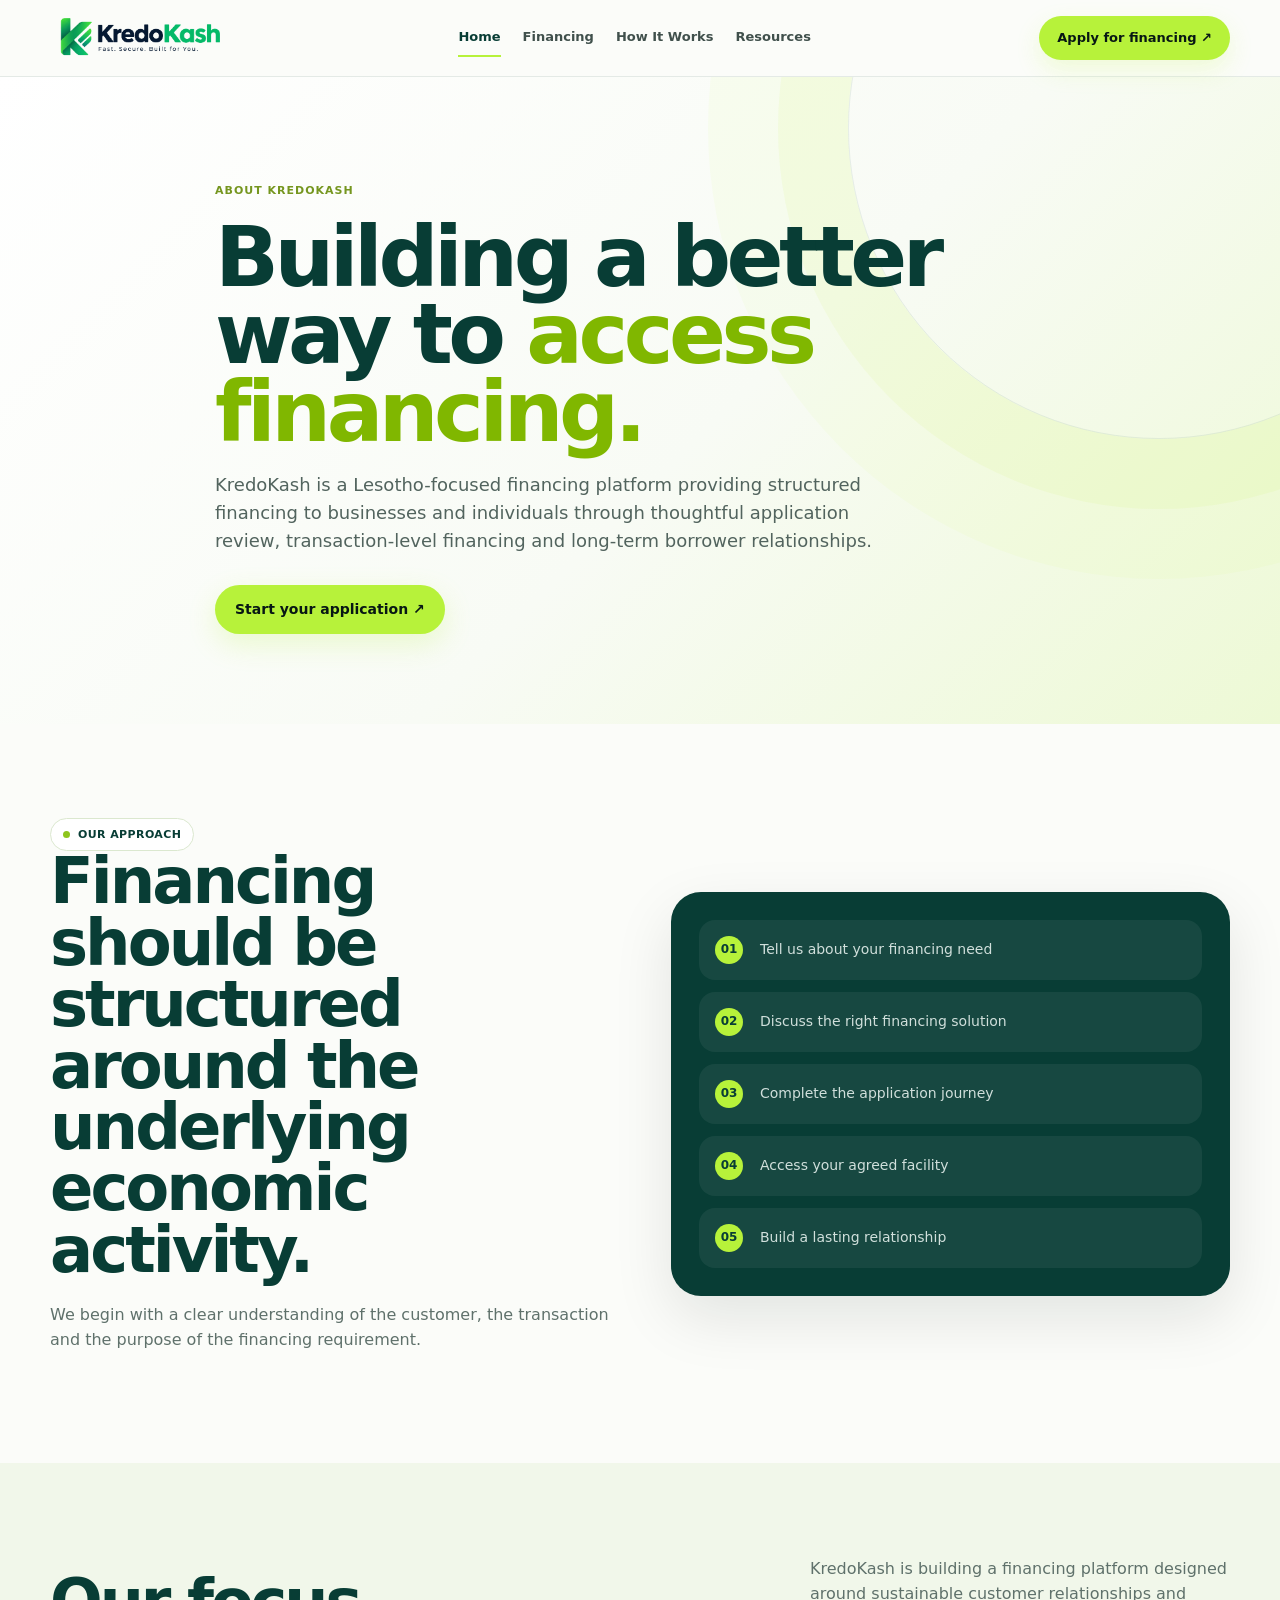
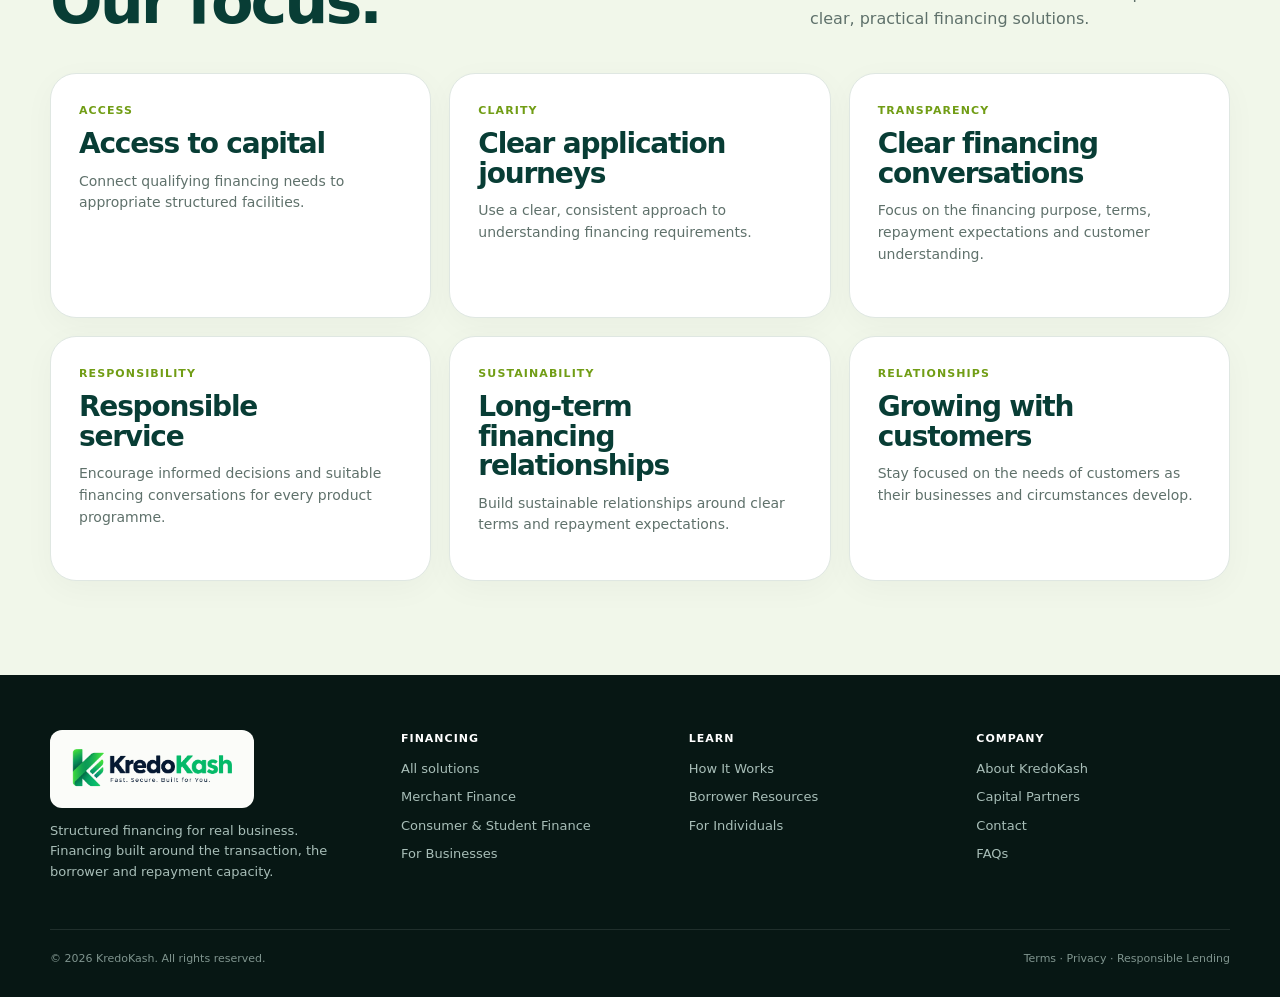
<file: about.html>
<!DOCTYPE html>
<html lang="en">
<head>
  <meta charset="UTF-8">
  <meta name="viewport" content="width=device-width, initial-scale=1.0">
  <meta name="description" content="KredoKash is a Lesotho-focused financing platform providing structured financing to businesses and individuals through thoughtful application review, transaction-level financing and long-term borrower relationships.">
  <title>About KredoKash | KredoKash</title>
  <link rel="stylesheet" href="assets/page-styles.css">
</head>
<body>
  <header class="site-header">
    <div class="container header-inner">
      <a class="brand" href="index.html" aria-label="KredoKash home"><img src="assets/kredokash-fintech-logo.png" alt="KredoKash — Fast. Secure. Built for You."></a>
      <nav class="page-nav" aria-label="Main navigation">
        <a href="index.html" aria-current="page">Home</a>
        <a href="financing.html">Financing</a>
        <a href="how-it-works.html">How It Works</a>
        <a href="resources.html">Resources</a>
      </nav>
      <a class="header-action" href="contact.html">Apply for financing ↗</a>
    </div>
  </header>
  <main>
    <section class="page-hero">
      <div class="container hero-content">
        <div class="crumb">About KredoKash</div>
        <h1>Building a better way to <em>access financing.</em></h1>
        <p class="hero-lead">KredoKash is a Lesotho-focused financing platform providing structured financing to businesses and individuals through thoughtful application review, transaction-level financing and long-term borrower relationships.</p>
        <div class="hero-actions"><a class="btn btn-primary" href="contact.html">Start your application ↗</a></div>
      </div>
    </section>

<section class="section"><div class="container split"><div><div class="eyebrow"><i></i> OUR APPROACH</div><h2>Financing should be structured around the underlying economic activity.</h2><p>We begin with a clear understanding of the customer, the transaction and the purpose of the financing requirement.</p></div><div class="flow-board"><div class="flow-step"><b>01</b><span>Tell us about your financing need</span></div><div class="flow-step"><b>02</b><span>Discuss the right financing solution</span></div><div class="flow-step"><b>03</b><span>Complete the application journey</span></div><div class="flow-step"><b>04</b><span>Access your agreed facility</span></div><div class="flow-step"><b>05</b><span>Build a lasting relationship</span></div></div></div></section>
<section class="section soft"><div class="container"><div class="section-header"><h2>Our focus.</h2><p>KredoKash is building a financing platform designed around sustainable customer relationships and clear, practical financing solutions.</p></div><div class="card-grid"><article class="card"><div class="label">ACCESS</div><h3>Access to capital</h3><p>Connect qualifying financing needs to appropriate structured facilities.</p></article><article class="card"><div class="label">CLARITY</div><h3>Clear application journeys</h3><p>Use a clear, consistent approach to understanding financing requirements.</p></article><article class="card"><div class="label">TRANSPARENCY</div><h3>Clear financing conversations</h3><p>Focus on the financing purpose, terms, repayment expectations and customer understanding.</p></article><article class="card"><div class="label">RESPONSIBILITY</div><h3>Responsible service</h3><p>Encourage informed decisions and suitable financing conversations for every product programme.</p></article><article class="card"><div class="label">SUSTAINABILITY</div><h3>Long-term financing relationships</h3><p>Build sustainable relationships around clear terms and repayment expectations.</p></article><article class="card"><div class="label">RELATIONSHIPS</div><h3>Growing with customers</h3><p>Stay focused on the needs of customers as their businesses and circumstances develop.</p></article></div></div></section>

  </main>
  <footer class="site-footer">
  <div class="container">
    <div class="footer-grid">
      <div>
        <div class="footer-logo-wrap"><a class="brand" href="index.html" aria-label="KredoKash home"><img src="assets/kredokash-fintech-logo.png" alt="KredoKash — Fast. Secure. Built for You."></a></div>
        <p class="footer-copy">Structured financing for real business. Financing built around the transaction, the borrower and repayment capacity.</p>
      </div>
      <div>
        <h3>Financing</h3>
        <div class="footer-links"><a href="financing.html">All solutions</a><a href="merchant-finance.html">Merchant Finance</a><a href="consumer-finance.html">Consumer & Student Finance</a><a href="businesses.html">For Businesses</a></div>
      </div>
      <div>
        <h3>Learn</h3>
        <div class="footer-links"><a href="how-it-works.html">How It Works</a><a href="resources.html">Borrower Resources</a><a href="individuals.html">For Individuals</a></div>
      </div>
      <div>
        <h3>Company</h3>
        <div class="footer-links"><a href="about.html">About KredoKash</a><a href="capital-partners.html">Capital Partners</a><a href="contact.html">Contact</a><a href="index.html#faq">FAQs</a></div>
      </div>
    </div>
    <div class="footer-legal"><span>© 2026 KredoKash. All rights reserved.</span><span>Terms · Privacy · Responsible Lending</span></div>
  </div>
</footer>
</body>
</html>
</file>
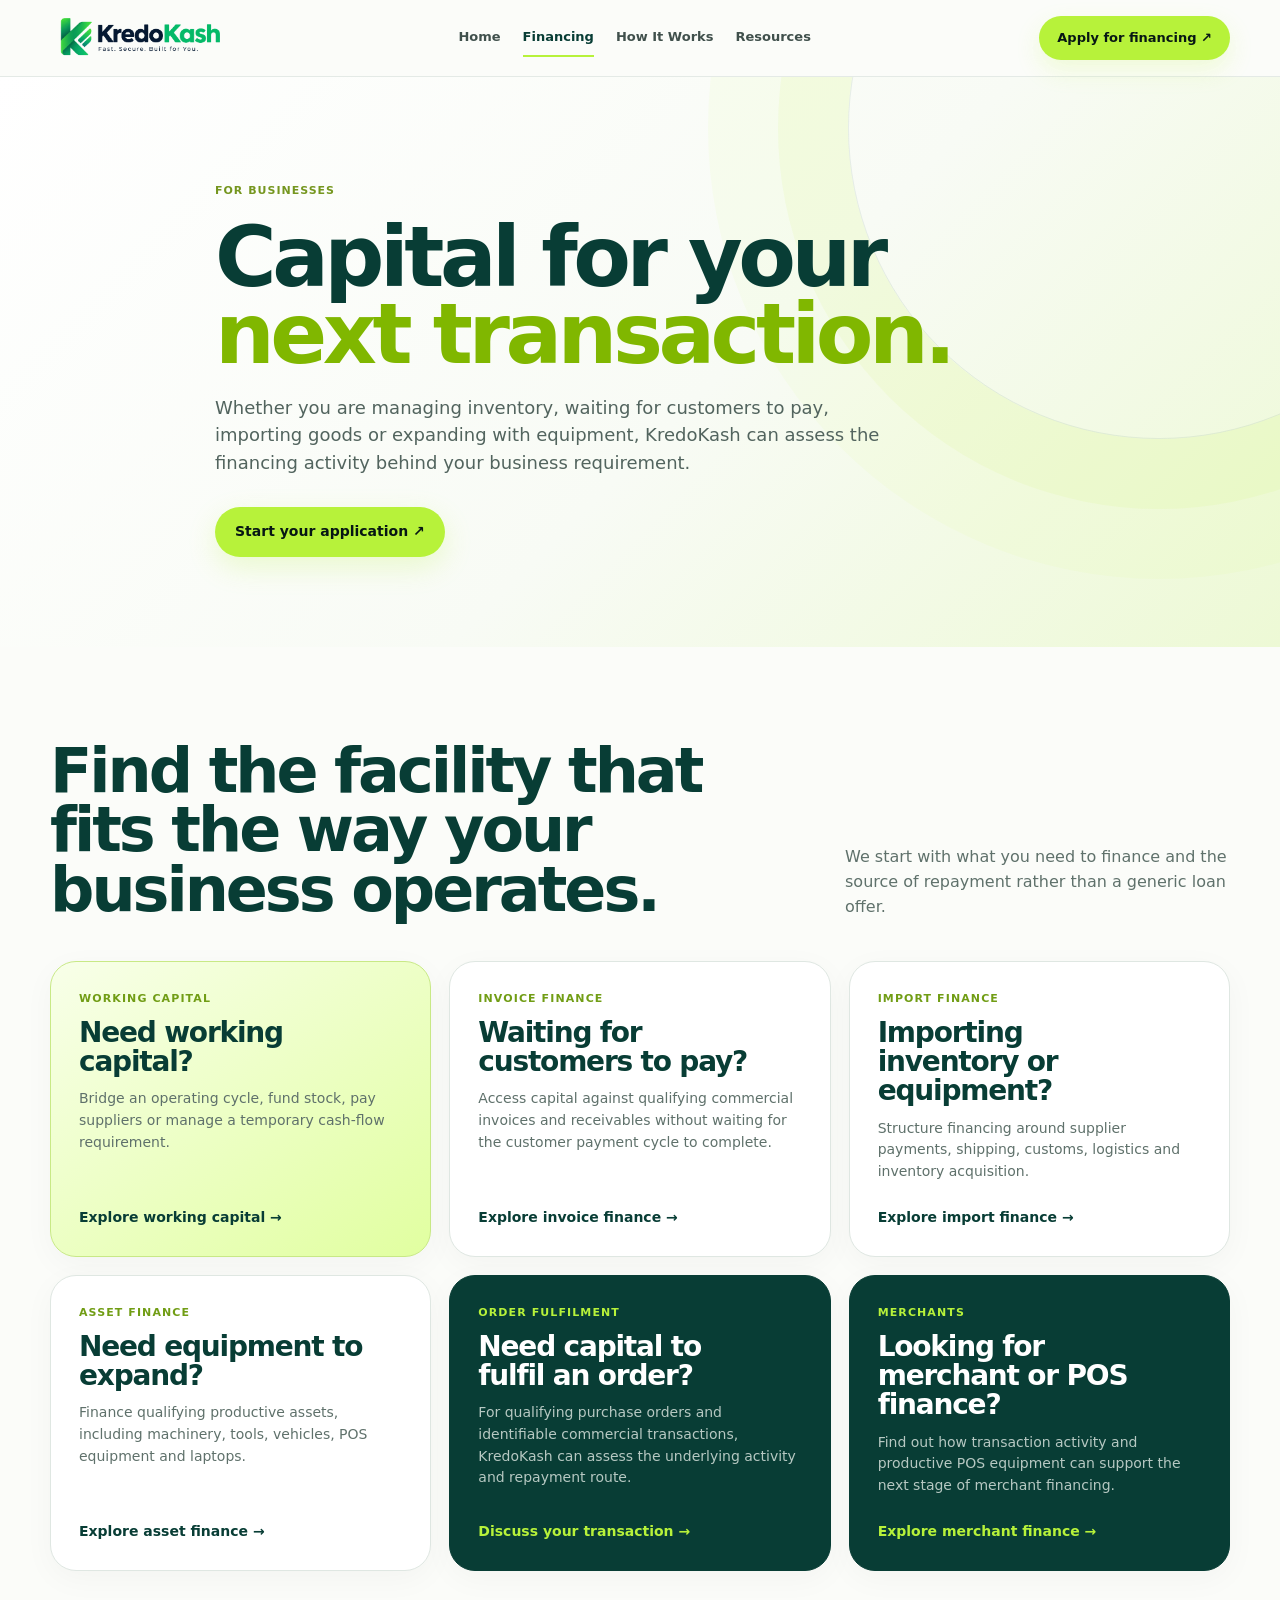
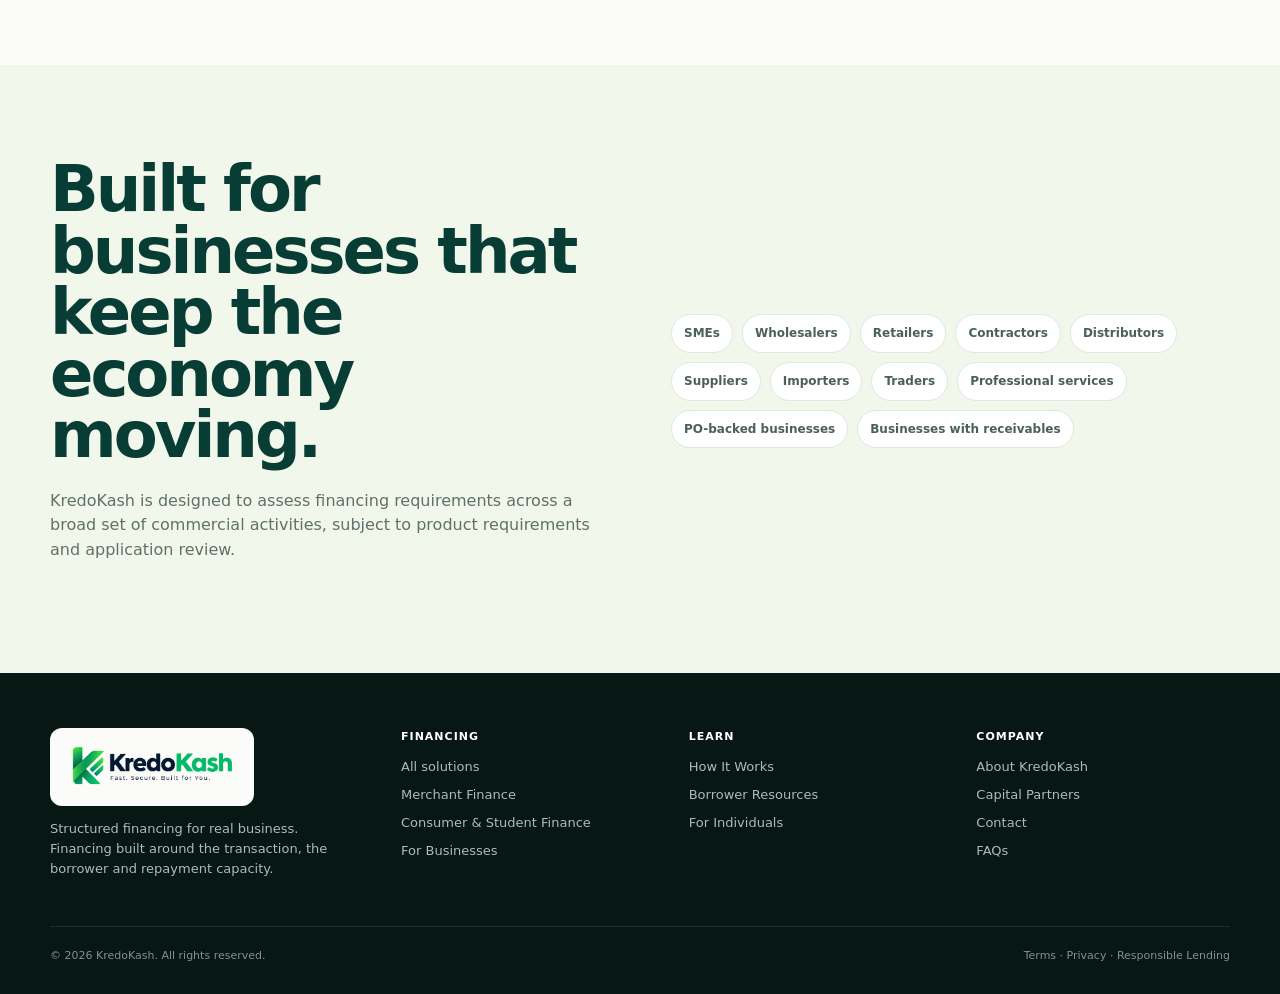
<file: businesses.html>
<!DOCTYPE html>
<html lang="en">
<head>
  <meta charset="UTF-8">
  <meta name="viewport" content="width=device-width, initial-scale=1.0">
  <meta name="description" content="Whether you are managing inventory, waiting for customers to pay, importing goods or expanding with equipment, KredoKash can assess the financing activity behind your business requirement.">
  <title>Business Financing | KredoKash</title>
  <link rel="stylesheet" href="assets/page-styles.css">
</head>
<body>
  <header class="site-header">
    <div class="container header-inner">
      <a class="brand" href="index.html" aria-label="KredoKash home"><img src="assets/kredokash-fintech-logo.png" alt="KredoKash — Fast. Secure. Built for You."></a>
      <nav class="page-nav" aria-label="Main navigation">
        <a href="index.html">Home</a>
        <a href="financing.html" aria-current="page">Financing</a>
        <a href="how-it-works.html">How It Works</a>
        <a href="resources.html">Resources</a>
      </nav>
      <a class="header-action" href="contact.html">Apply for financing ↗</a>
    </div>
  </header>
  <main>
    <section class="page-hero">
      <div class="container hero-content">
        <div class="crumb">For Businesses</div>
        <h1>Capital for your <em>next transaction.</em></h1>
        <p class="hero-lead">Whether you are managing inventory, waiting for customers to pay, importing goods or expanding with equipment, KredoKash can assess the financing activity behind your business requirement.</p>
        <div class="hero-actions"><a class="btn btn-primary" href="contact.html">Start your application ↗</a></div>
      </div>
    </section>

<section class="section" id="working-capital"><div class="container"><div class="section-header"><h2>Find the facility that fits the way your business operates.</h2><p>We start with what you need to finance and the source of repayment rather than a generic loan offer.</p></div><div class="card-grid"><article class="card featured"><div class="label">WORKING CAPITAL</div><h3>Need working capital?</h3><p>Bridge an operating cycle, fund stock, pay suppliers or manage a temporary cash-flow requirement.</p><a class="link" href="financing.html">Explore working capital →</a></article><article class="card" id="invoice-finance"><div class="label">INVOICE FINANCE</div><h3>Waiting for customers to pay?</h3><p>Access capital against qualifying commercial invoices and receivables without waiting for the customer payment cycle to complete.</p><a class="link" href="financing.html">Explore invoice finance →</a></article><article class="card" id="import-finance"><div class="label">IMPORT FINANCE</div><h3>Importing inventory or equipment?</h3><p>Structure financing around supplier payments, shipping, customs, logistics and inventory acquisition.</p><a class="link" href="financing.html">Explore import finance →</a></article><article class="card" id="asset-finance"><div class="label">ASSET FINANCE</div><h3>Need equipment to expand?</h3><p>Finance qualifying productive assets, including machinery, tools, vehicles, POS equipment and laptops.</p><a class="link" href="financing.html">Explore asset finance →</a></article><article class="card kit"><div class="label">ORDER FULFILMENT</div><h3>Need capital to fulfil an order?</h3><p>For qualifying purchase orders and identifiable commercial transactions, KredoKash can assess the underlying activity and repayment route.</p><a class="link" href="contact.html">Discuss your transaction →</a></article><article class="card kit"><div class="label">MERCHANTS</div><h3>Looking for merchant or POS finance?</h3><p>Find out how transaction activity and productive POS equipment can support the next stage of merchant financing.</p><a class="link" href="merchant-finance.html">Explore merchant finance →</a></article></div></div></section>
<section class="section soft"><div class="container split"><div><h2>Built for businesses that keep the economy moving.</h2><p>KredoKash is designed to assess financing requirements across a broad set of commercial activities, subject to product requirements and application review.</p></div><div class="pill-row"><span class="pill">SMEs</span><span class="pill">Wholesalers</span><span class="pill">Retailers</span><span class="pill">Contractors</span><span class="pill">Distributors</span><span class="pill">Suppliers</span><span class="pill">Importers</span><span class="pill">Traders</span><span class="pill">Professional services</span><span class="pill">PO-backed businesses</span><span class="pill">Businesses with receivables</span></div></div></section>

  </main>
  <footer class="site-footer">
  <div class="container">
    <div class="footer-grid">
      <div>
        <div class="footer-logo-wrap"><a class="brand" href="index.html" aria-label="KredoKash home"><img src="assets/kredokash-fintech-logo.png" alt="KredoKash — Fast. Secure. Built for You."></a></div>
        <p class="footer-copy">Structured financing for real business. Financing built around the transaction, the borrower and repayment capacity.</p>
      </div>
      <div>
        <h3>Financing</h3>
        <div class="footer-links"><a href="financing.html">All solutions</a><a href="merchant-finance.html">Merchant Finance</a><a href="consumer-finance.html">Consumer & Student Finance</a><a href="businesses.html">For Businesses</a></div>
      </div>
      <div>
        <h3>Learn</h3>
        <div class="footer-links"><a href="how-it-works.html">How It Works</a><a href="resources.html">Borrower Resources</a><a href="individuals.html">For Individuals</a></div>
      </div>
      <div>
        <h3>Company</h3>
        <div class="footer-links"><a href="about.html">About KredoKash</a><a href="capital-partners.html">Capital Partners</a><a href="contact.html">Contact</a><a href="index.html#faq">FAQs</a></div>
      </div>
    </div>
    <div class="footer-legal"><span>© 2026 KredoKash. All rights reserved.</span><span>Terms · Privacy · Responsible Lending</span></div>
  </div>
</footer>
</body>
</html>
</file>
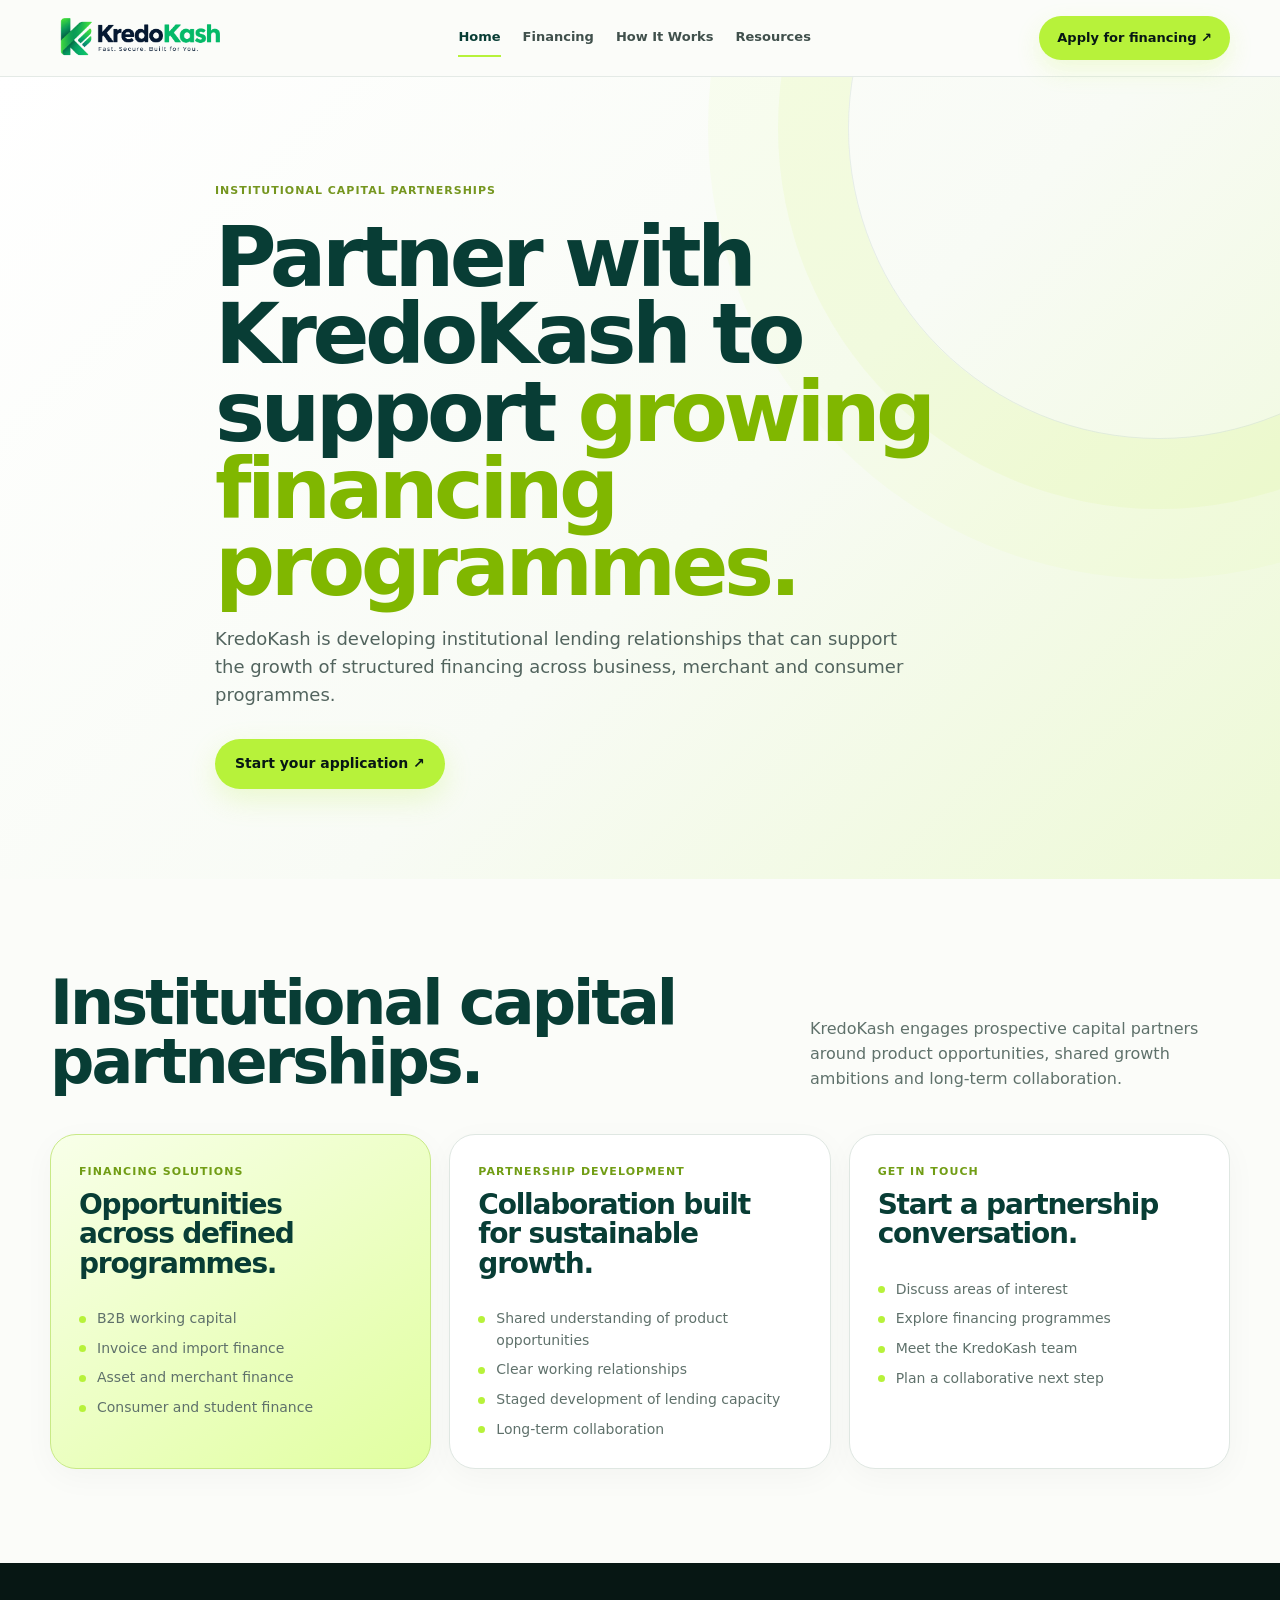
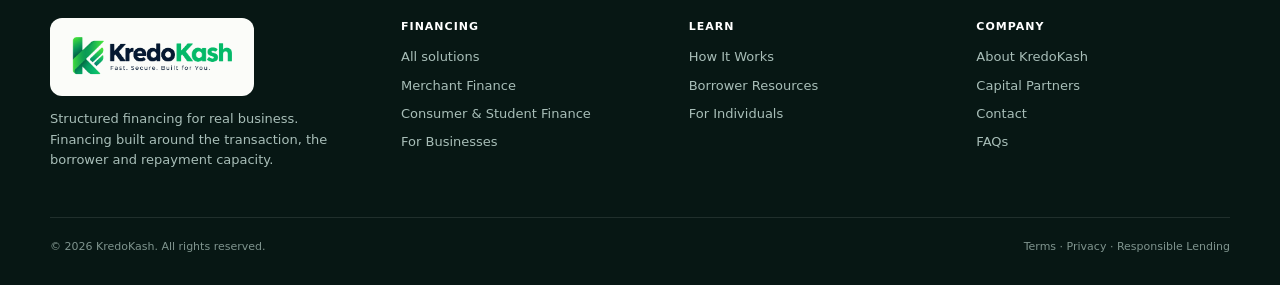
<file: capital-partners.html>
<!DOCTYPE html>
<html lang="en">
<head>
  <meta charset="UTF-8">
  <meta name="viewport" content="width=device-width, initial-scale=1.0">
  <meta name="description" content="KredoKash is developing institutional lending relationships that can support the growth of structured financing across business, merchant and consumer programmes.">
  <title>Capital Partners | KredoKash</title>
  <link rel="stylesheet" href="assets/page-styles.css">
</head>
<body>
  <header class="site-header">
    <div class="container header-inner">
      <a class="brand" href="index.html" aria-label="KredoKash home"><img src="assets/kredokash-fintech-logo.png" alt="KredoKash — Fast. Secure. Built for You."></a>
      <nav class="page-nav" aria-label="Main navigation">
        <a href="index.html" aria-current="page">Home</a>
        <a href="financing.html">Financing</a>
        <a href="how-it-works.html">How It Works</a>
        <a href="resources.html">Resources</a>
      </nav>
      <a class="header-action" href="contact.html">Apply for financing ↗</a>
    </div>
  </header>
  <main>
    <section class="page-hero">
      <div class="container hero-content">
        <div class="crumb">Institutional Capital Partnerships</div>
        <h1>Partner with KredoKash to support <em>growing financing programmes.</em></h1>
        <p class="hero-lead">KredoKash is developing institutional lending relationships that can support the growth of structured financing across business, merchant and consumer programmes.</p>
        <div class="hero-actions"><a class="btn btn-primary" href="contact.html">Start your application ↗</a></div>
      </div>
    </section>

<section class="section"><div class="container"><div class="section-header"><h2>Institutional capital partnerships.</h2><p>KredoKash engages prospective capital partners around product opportunities, shared growth ambitions and long-term collaboration.</p></div><div class="card-grid"><article class="card featured"><div class="label">FINANCING SOLUTIONS</div><h3>Opportunities across defined programmes.</h3><ul class="card-list"><li>B2B working capital</li><li>Invoice and import finance</li><li>Asset and merchant finance</li><li>Consumer and student finance</li></ul></article><article class="card"><div class="label">PARTNERSHIP DEVELOPMENT</div><h3>Collaboration built for sustainable growth.</h3><ul class="card-list"><li>Shared understanding of product opportunities</li><li>Clear working relationships</li><li>Staged development of lending capacity</li><li>Long-term collaboration</li></ul></article><article class="card"><div class="label">GET IN TOUCH</div><h3>Start a partnership conversation.</h3><ul class="card-list"><li>Discuss areas of interest</li><li>Explore financing programmes</li><li>Meet the KredoKash team</li><li>Plan a collaborative next step</li></ul></article></div></div></section>

  </main>
  <footer class="site-footer">
  <div class="container">
    <div class="footer-grid">
      <div>
        <div class="footer-logo-wrap"><a class="brand" href="index.html" aria-label="KredoKash home"><img src="assets/kredokash-fintech-logo.png" alt="KredoKash — Fast. Secure. Built for You."></a></div>
        <p class="footer-copy">Structured financing for real business. Financing built around the transaction, the borrower and repayment capacity.</p>
      </div>
      <div>
        <h3>Financing</h3>
        <div class="footer-links"><a href="financing.html">All solutions</a><a href="merchant-finance.html">Merchant Finance</a><a href="consumer-finance.html">Consumer & Student Finance</a><a href="businesses.html">For Businesses</a></div>
      </div>
      <div>
        <h3>Learn</h3>
        <div class="footer-links"><a href="how-it-works.html">How It Works</a><a href="resources.html">Borrower Resources</a><a href="individuals.html">For Individuals</a></div>
      </div>
      <div>
        <h3>Company</h3>
        <div class="footer-links"><a href="about.html">About KredoKash</a><a href="capital-partners.html">Capital Partners</a><a href="contact.html">Contact</a><a href="index.html#faq">FAQs</a></div>
      </div>
    </div>
    <div class="footer-legal"><span>© 2026 KredoKash. All rights reserved.</span><span>Terms · Privacy · Responsible Lending</span></div>
  </div>
</footer>
</body>
</html>
</file>
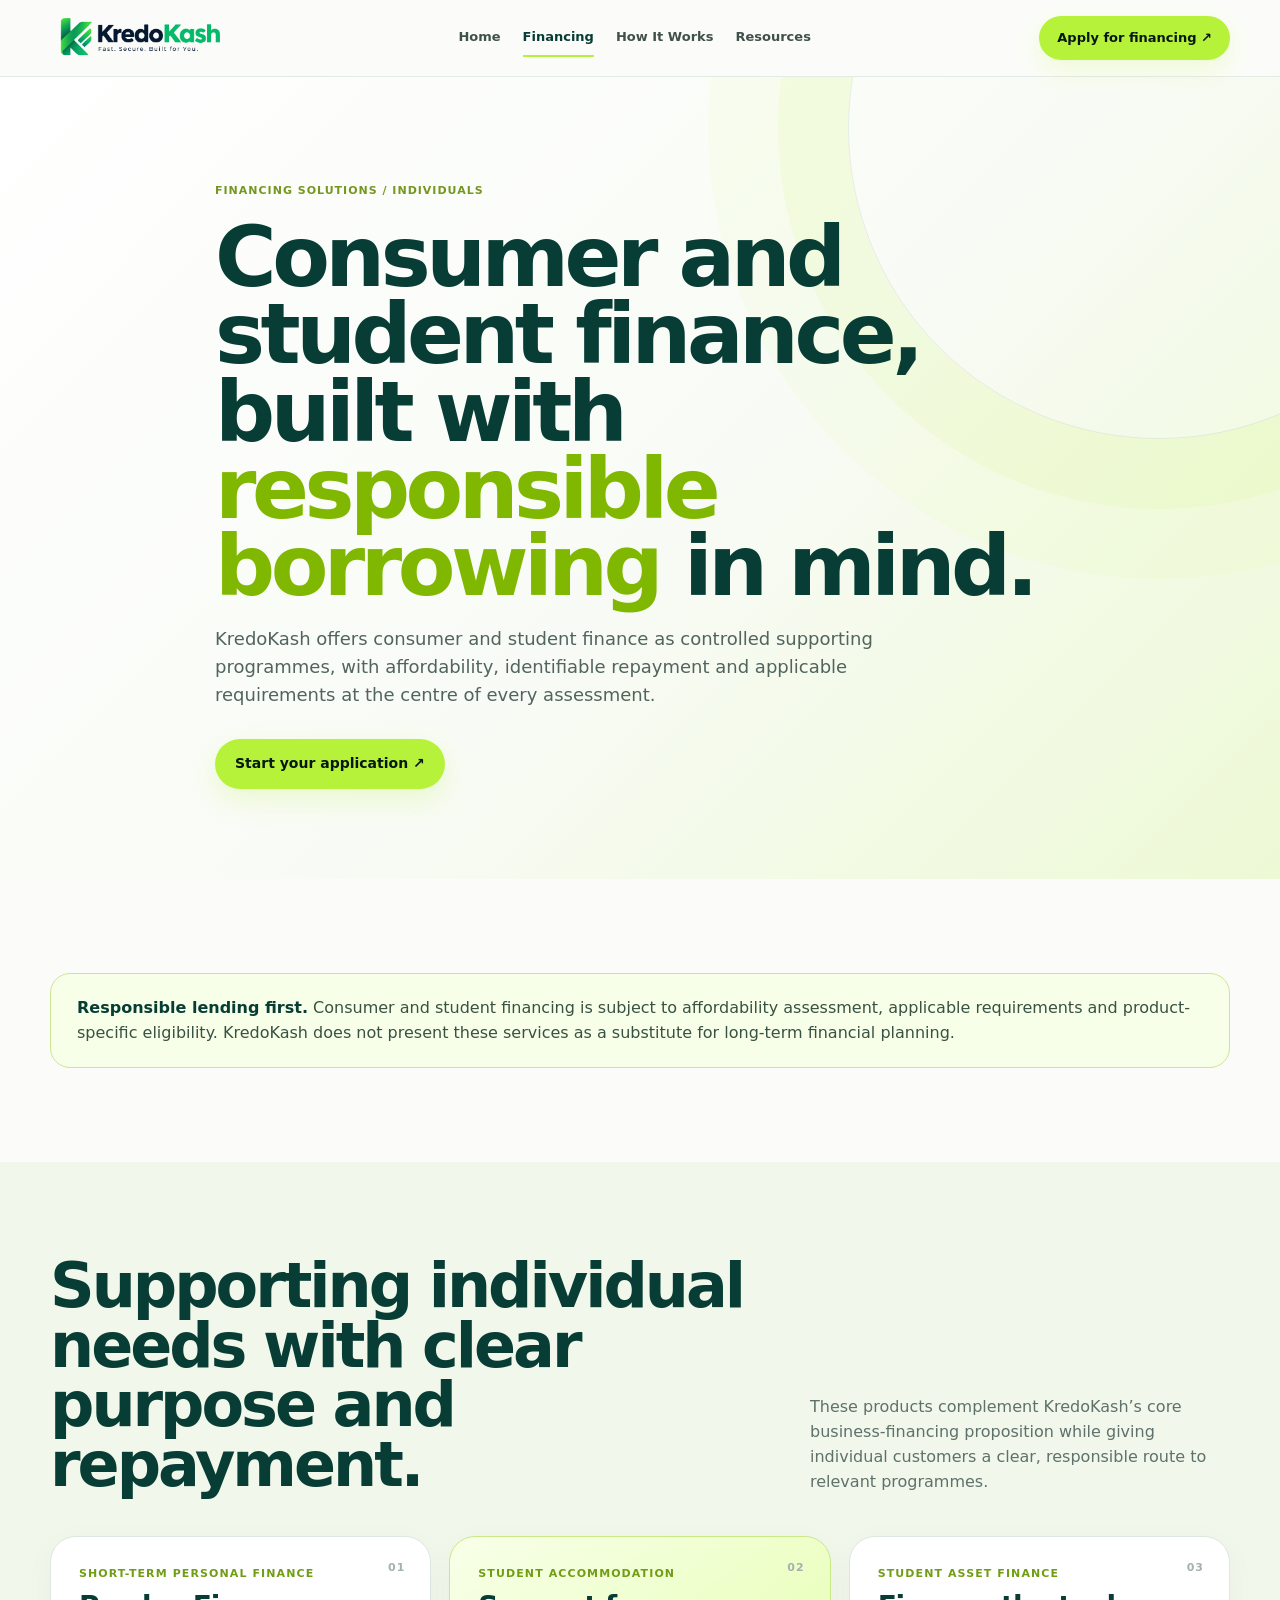
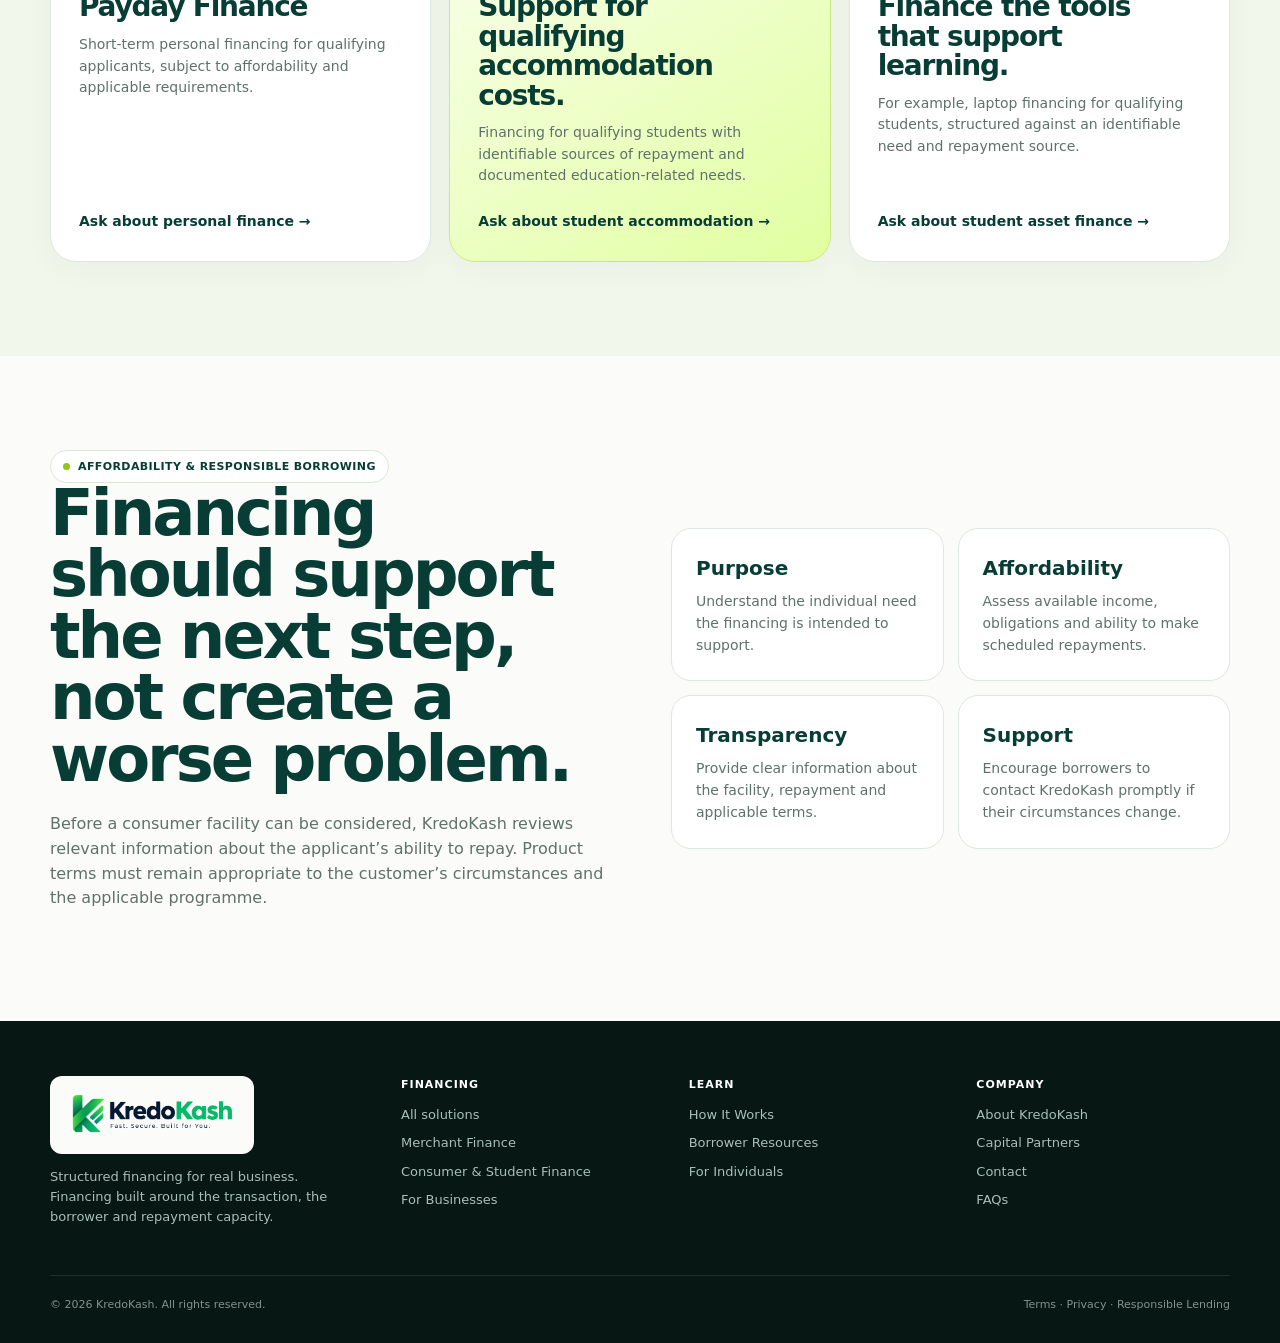
<file: consumer-finance.html>
<!DOCTYPE html>
<html lang="en">
<head>
  <meta charset="UTF-8">
  <meta name="viewport" content="width=device-width, initial-scale=1.0">
  <meta name="description" content="KredoKash offers consumer and student finance as controlled supporting programmes, with affordability, identifiable repayment and applicable requirements at the centre of every assessment.">
  <title>Consumer & Student Finance | KredoKash</title>
  <link rel="stylesheet" href="assets/page-styles.css">
</head>
<body>
  <header class="site-header">
    <div class="container header-inner">
      <a class="brand" href="index.html" aria-label="KredoKash home"><img src="assets/kredokash-fintech-logo.png" alt="KredoKash — Fast. Secure. Built for You."></a>
      <nav class="page-nav" aria-label="Main navigation">
        <a href="index.html">Home</a>
        <a href="financing.html" aria-current="page">Financing</a>
        <a href="how-it-works.html">How It Works</a>
        <a href="resources.html">Resources</a>
      </nav>
      <a class="header-action" href="contact.html">Apply for financing ↗</a>
    </div>
  </header>
  <main>
    <section class="page-hero">
      <div class="container hero-content">
        <div class="crumb">Financing Solutions / Individuals</div>
        <h1>Consumer and student finance, built with <em>responsible borrowing</em> in mind.</h1>
        <p class="hero-lead">KredoKash offers consumer and student finance as controlled supporting programmes, with affordability, identifiable repayment and applicable requirements at the centre of every assessment.</p>
        <div class="hero-actions"><a class="btn btn-primary" href="contact.html">Start your application ↗</a></div>
      </div>
    </section>

<section class="section">
  <div class="container"><div class="notice"><strong>Responsible lending first.</strong> Consumer and student financing is subject to affordability assessment, applicable requirements and product-specific eligibility. KredoKash does not present these services as a substitute for long-term financial planning.</div></div>
</section>
<section class="section soft">
  <div class="container">
    <div class="section-header"><h2>Supporting individual needs with clear purpose and repayment.</h2><p>These products complement KredoKash’s core business-financing proposition while giving individual customers a clear, responsible route to relevant programmes.</p></div>
    <div class="card-grid"><article class="card"><span class="number">01</span><div class="label">SHORT-TERM PERSONAL FINANCE</div><h3>Payday Finance</h3><p>Short-term personal financing for qualifying applicants, subject to affordability and applicable requirements.</p><a class="link" href="contact.html">Ask about personal finance →</a></article><article class="card featured"><span class="number">02</span><div class="label">STUDENT ACCOMMODATION</div><h3>Support for qualifying accommodation costs.</h3><p>Financing for qualifying students with identifiable sources of repayment and documented education-related needs.</p><a class="link" href="contact.html">Ask about student accommodation →</a></article><article class="card"><span class="number">03</span><div class="label">STUDENT ASSET FINANCE</div><h3>Finance the tools that support learning.</h3><p>For example, laptop financing for qualifying students, structured against an identifiable need and repayment source.</p><a class="link" href="contact.html">Ask about student asset finance →</a></article></div>
  </div>
</section>
<section class="section"><div class="container split"><div><div class="eyebrow"><i></i> AFFORDABILITY & RESPONSIBLE BORROWING</div><h2>Financing should support the next step, not create a worse problem.</h2><p>Before a consumer facility can be considered, KredoKash reviews relevant information about the applicant’s ability to repay. Product terms must remain appropriate to the customer’s circumstances and the applicable programme.</p></div><div class="audience-grid"><article class="audience"><h3>Purpose</h3><p>Understand the individual need the financing is intended to support.</p></article><article class="audience"><h3>Affordability</h3><p>Assess available income, obligations and ability to make scheduled repayments.</p></article><article class="audience"><h3>Transparency</h3><p>Provide clear information about the facility, repayment and applicable terms.</p></article><article class="audience"><h3>Support</h3><p>Encourage borrowers to contact KredoKash promptly if their circumstances change.</p></article></div></div></section>

  </main>
  <footer class="site-footer">
  <div class="container">
    <div class="footer-grid">
      <div>
        <div class="footer-logo-wrap"><a class="brand" href="index.html" aria-label="KredoKash home"><img src="assets/kredokash-fintech-logo.png" alt="KredoKash — Fast. Secure. Built for You."></a></div>
        <p class="footer-copy">Structured financing for real business. Financing built around the transaction, the borrower and repayment capacity.</p>
      </div>
      <div>
        <h3>Financing</h3>
        <div class="footer-links"><a href="financing.html">All solutions</a><a href="merchant-finance.html">Merchant Finance</a><a href="consumer-finance.html">Consumer & Student Finance</a><a href="businesses.html">For Businesses</a></div>
      </div>
      <div>
        <h3>Learn</h3>
        <div class="footer-links"><a href="how-it-works.html">How It Works</a><a href="resources.html">Borrower Resources</a><a href="individuals.html">For Individuals</a></div>
      </div>
      <div>
        <h3>Company</h3>
        <div class="footer-links"><a href="about.html">About KredoKash</a><a href="capital-partners.html">Capital Partners</a><a href="contact.html">Contact</a><a href="index.html#faq">FAQs</a></div>
      </div>
    </div>
    <div class="footer-legal"><span>© 2026 KredoKash. All rights reserved.</span><span>Terms · Privacy · Responsible Lending</span></div>
  </div>
</footer>
</body>
</html>
</file>
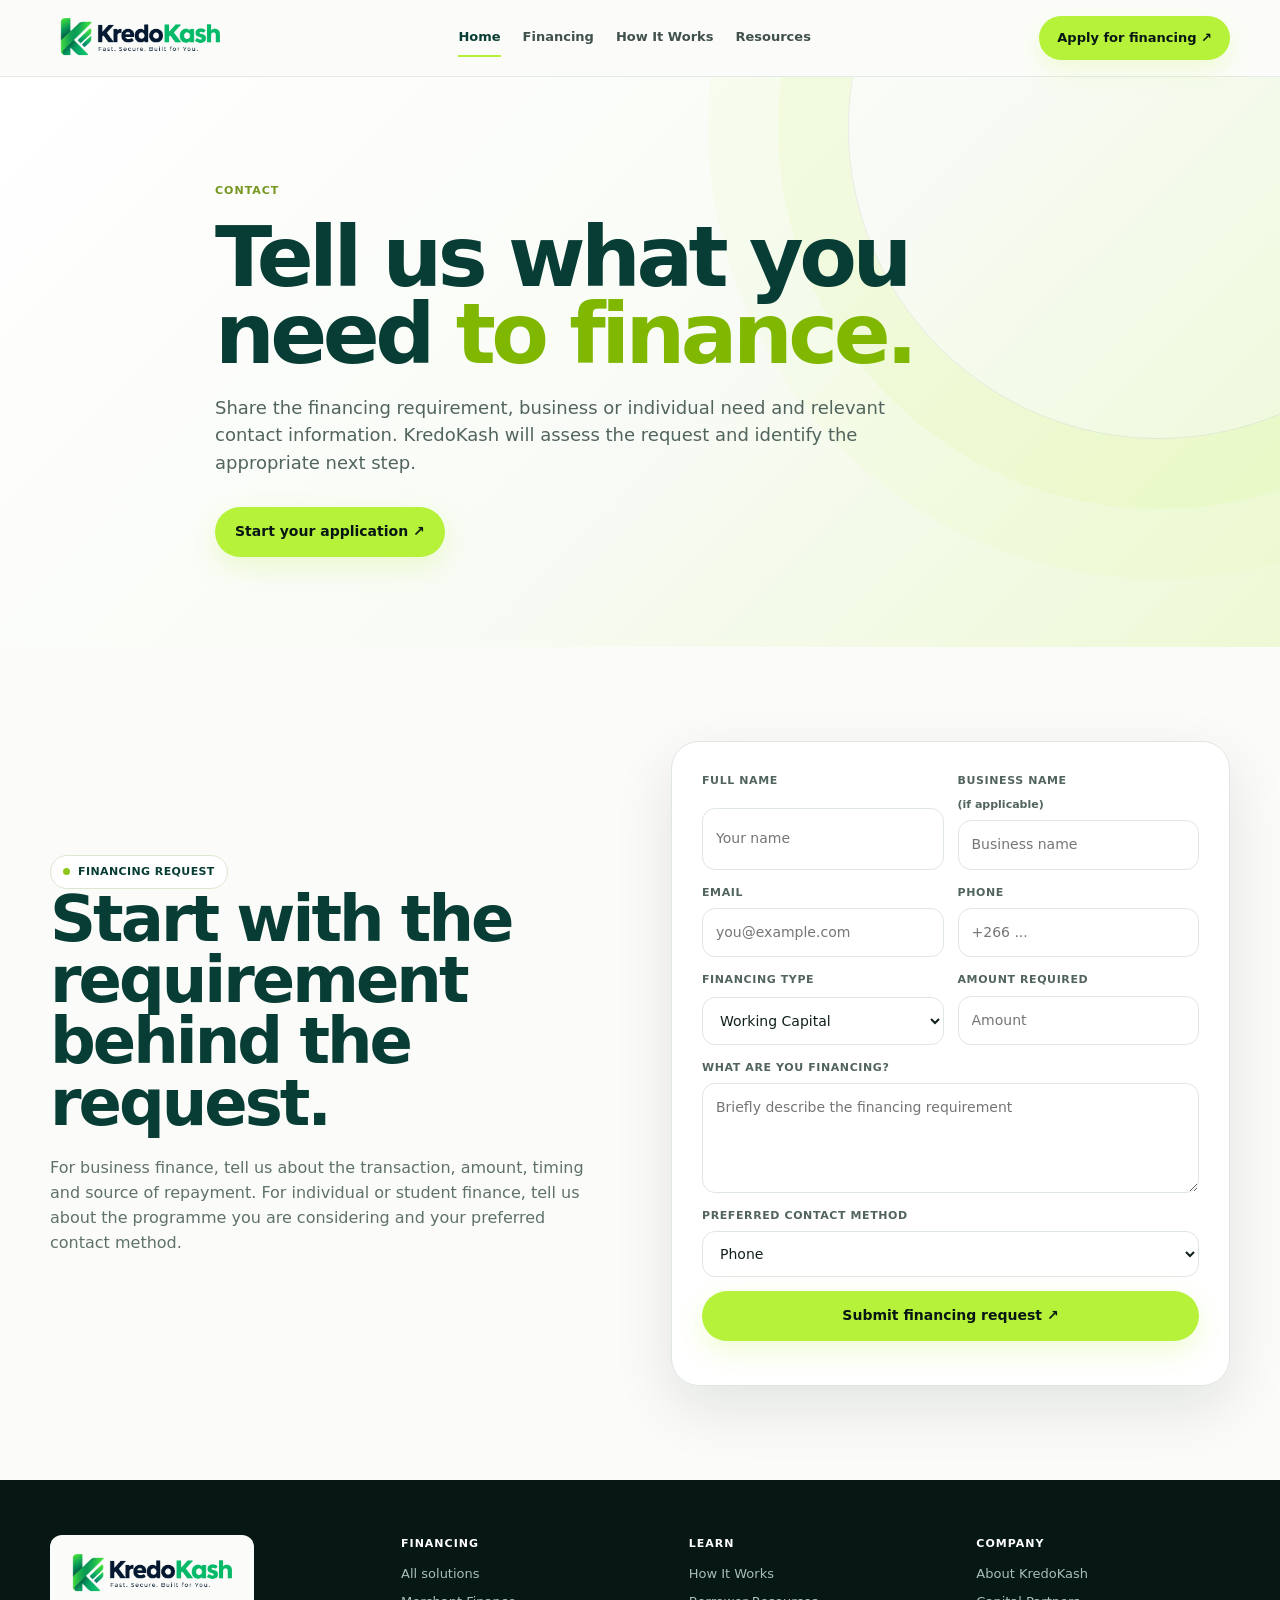
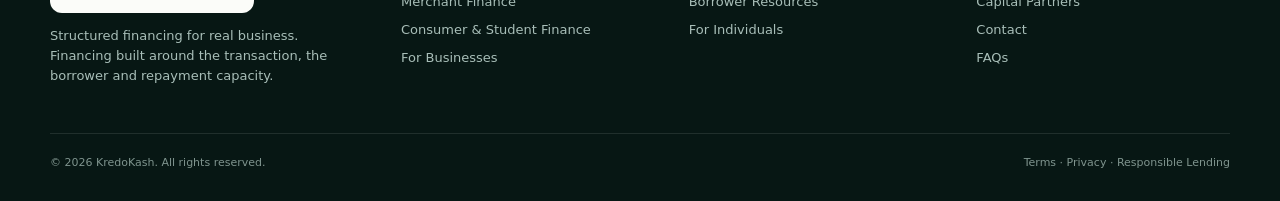
<file: contact.html>
<!DOCTYPE html>
<html lang="en">
<head>
  <meta charset="UTF-8">
  <meta name="viewport" content="width=device-width, initial-scale=1.0">
  <meta name="description" content="Share the financing requirement, business or individual need and relevant contact information. KredoKash will assess the request and identify the appropriate next step.">
  <title>Contact KredoKash | KredoKash</title>
  <link rel="stylesheet" href="assets/page-styles.css">
</head>
<body>
  <header class="site-header">
    <div class="container header-inner">
      <a class="brand" href="index.html" aria-label="KredoKash home"><img src="assets/kredokash-fintech-logo.png" alt="KredoKash — Fast. Secure. Built for You."></a>
      <nav class="page-nav" aria-label="Main navigation">
        <a href="index.html" aria-current="page">Home</a>
        <a href="financing.html">Financing</a>
        <a href="how-it-works.html">How It Works</a>
        <a href="resources.html">Resources</a>
      </nav>
      <a class="header-action" href="contact.html">Apply for financing ↗</a>
    </div>
  </header>
  <main>
    <section class="page-hero">
      <div class="container hero-content">
        <div class="crumb">Contact</div>
        <h1>Tell us what you need <em>to finance.</em></h1>
        <p class="hero-lead">Share the financing requirement, business or individual need and relevant contact information. KredoKash will assess the request and identify the appropriate next step.</p>
        <div class="hero-actions"><a class="btn btn-primary" href="contact.html">Start your application ↗</a></div>
      </div>
    </section>

<section class="section"><div class="container split"><div><div class="eyebrow"><i></i> FINANCING REQUEST</div><h2>Start with the requirement behind the request.</h2><p>For business finance, tell us about the transaction, amount, timing and source of repayment. For individual or student finance, tell us about the programme you are considering and your preferred contact method.</p></div><form class="contact-form" onsubmit="submitRequest(event)"><label>Full name<input required name="name" placeholder="Your name"></label><label>Business name <span>(if applicable)</span><input name="business" placeholder="Business name"></label><label>Email<input required type="email" name="email" placeholder="you@example.com"></label><label>Phone<input name="phone" placeholder="+266 ..."></label><label>Financing type<select name="type"><option>Working Capital</option><option>Invoice Finance</option><option>Import Finance</option><option>Asset Finance</option><option>Merchant Finance</option><option>POS Finance</option><option>Personal Finance</option><option>Student Accommodation Finance</option><option>Student Asset Finance</option><option>Other</option></select></label><label>Amount required<input type="number" name="amount" placeholder="Amount"></label><label class="full">What are you financing?<textarea required name="purpose" placeholder="Briefly describe the financing requirement"></textarea></label><label class="full">Preferred contact method<select name="contact"><option>Phone</option><option>Email</option></select></label><button class="btn btn-primary full" type="submit">Submit financing request ↗</button><p class="form-status" id="formStatus" aria-live="polite"></p></form></div></section>
<script>function submitRequest(event){event.preventDefault();document.getElementById('formStatus').textContent='Thank you. A member of the KredoKash team will review your request and contact you using your preferred method.';event.target.reset();}</script>

  </main>
  <footer class="site-footer">
  <div class="container">
    <div class="footer-grid">
      <div>
        <div class="footer-logo-wrap"><a class="brand" href="index.html" aria-label="KredoKash home"><img src="assets/kredokash-fintech-logo.png" alt="KredoKash — Fast. Secure. Built for You."></a></div>
        <p class="footer-copy">Structured financing for real business. Financing built around the transaction, the borrower and repayment capacity.</p>
      </div>
      <div>
        <h3>Financing</h3>
        <div class="footer-links"><a href="financing.html">All solutions</a><a href="merchant-finance.html">Merchant Finance</a><a href="consumer-finance.html">Consumer & Student Finance</a><a href="businesses.html">For Businesses</a></div>
      </div>
      <div>
        <h3>Learn</h3>
        <div class="footer-links"><a href="how-it-works.html">How It Works</a><a href="resources.html">Borrower Resources</a><a href="individuals.html">For Individuals</a></div>
      </div>
      <div>
        <h3>Company</h3>
        <div class="footer-links"><a href="about.html">About KredoKash</a><a href="capital-partners.html">Capital Partners</a><a href="contact.html">Contact</a><a href="index.html#faq">FAQs</a></div>
      </div>
    </div>
    <div class="footer-legal"><span>© 2026 KredoKash. All rights reserved.</span><span>Terms · Privacy · Responsible Lending</span></div>
  </div>
</footer>
</body>
</html>
</file>
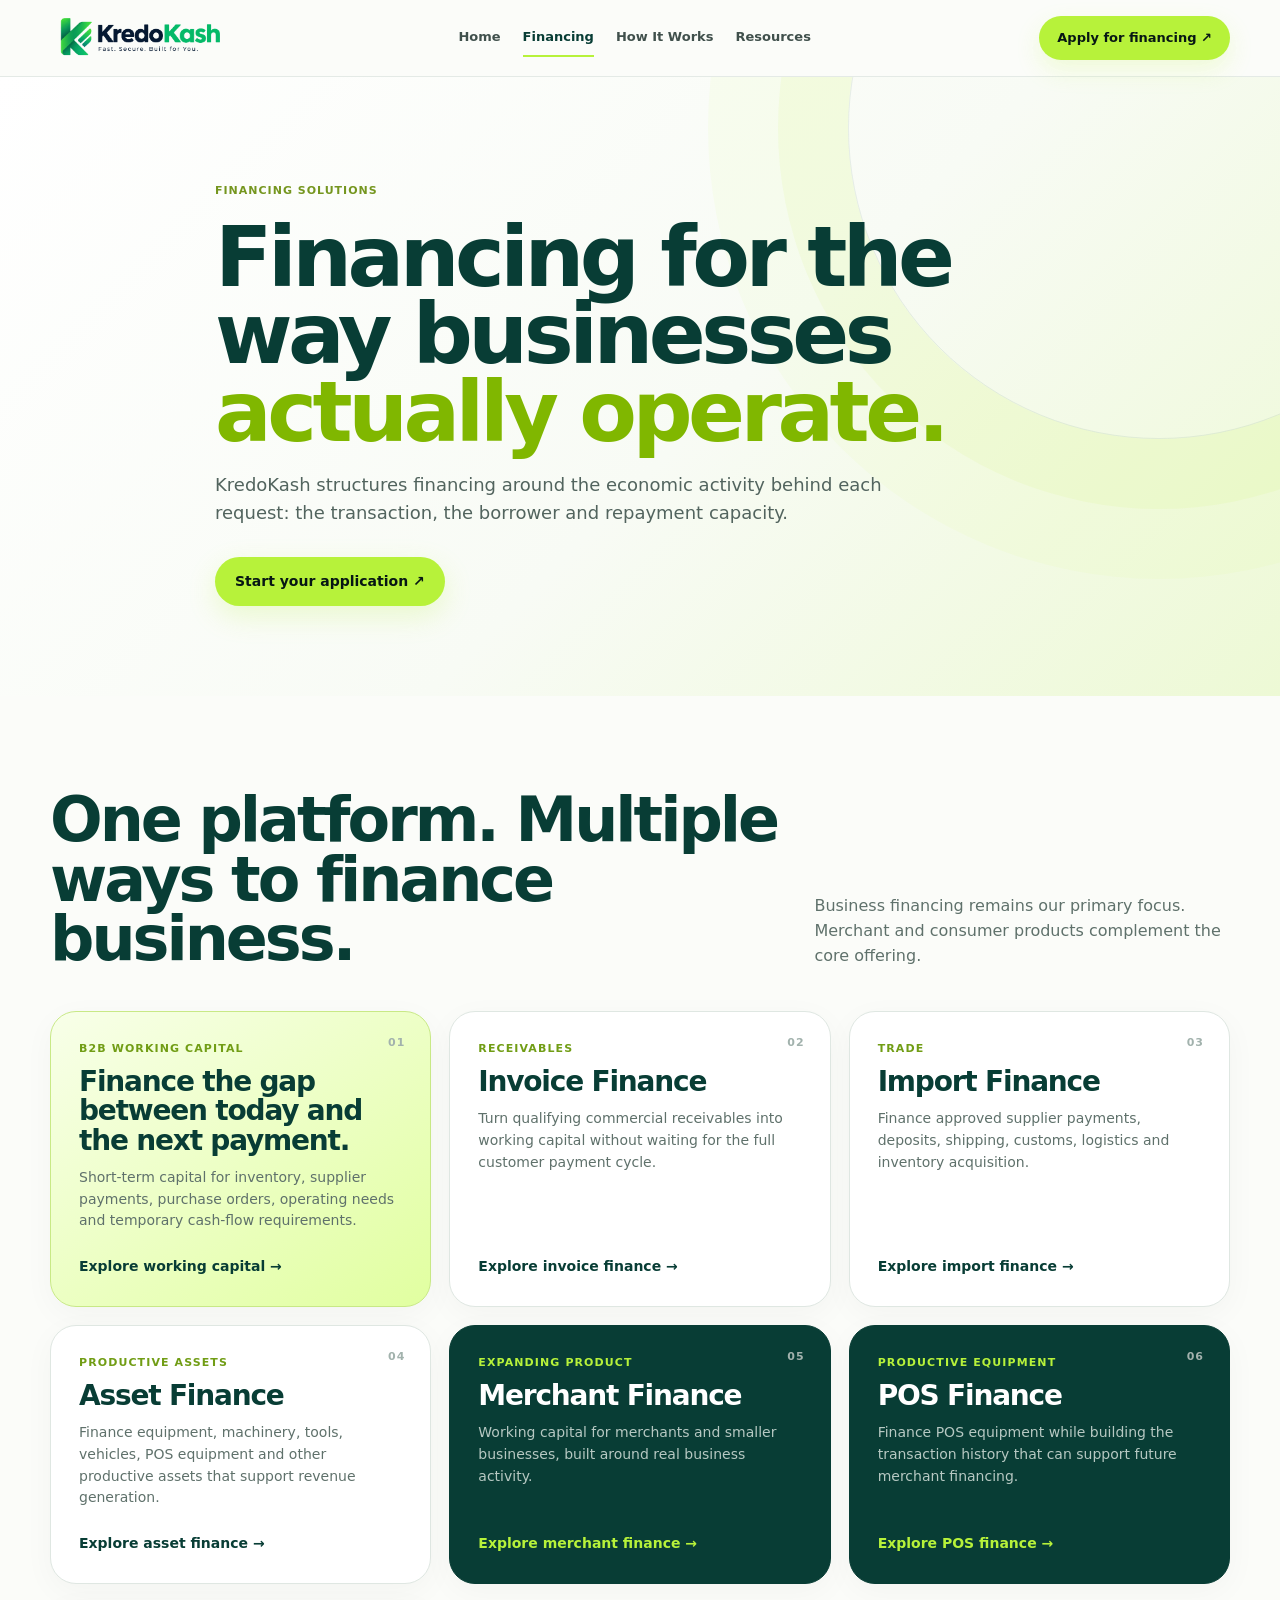
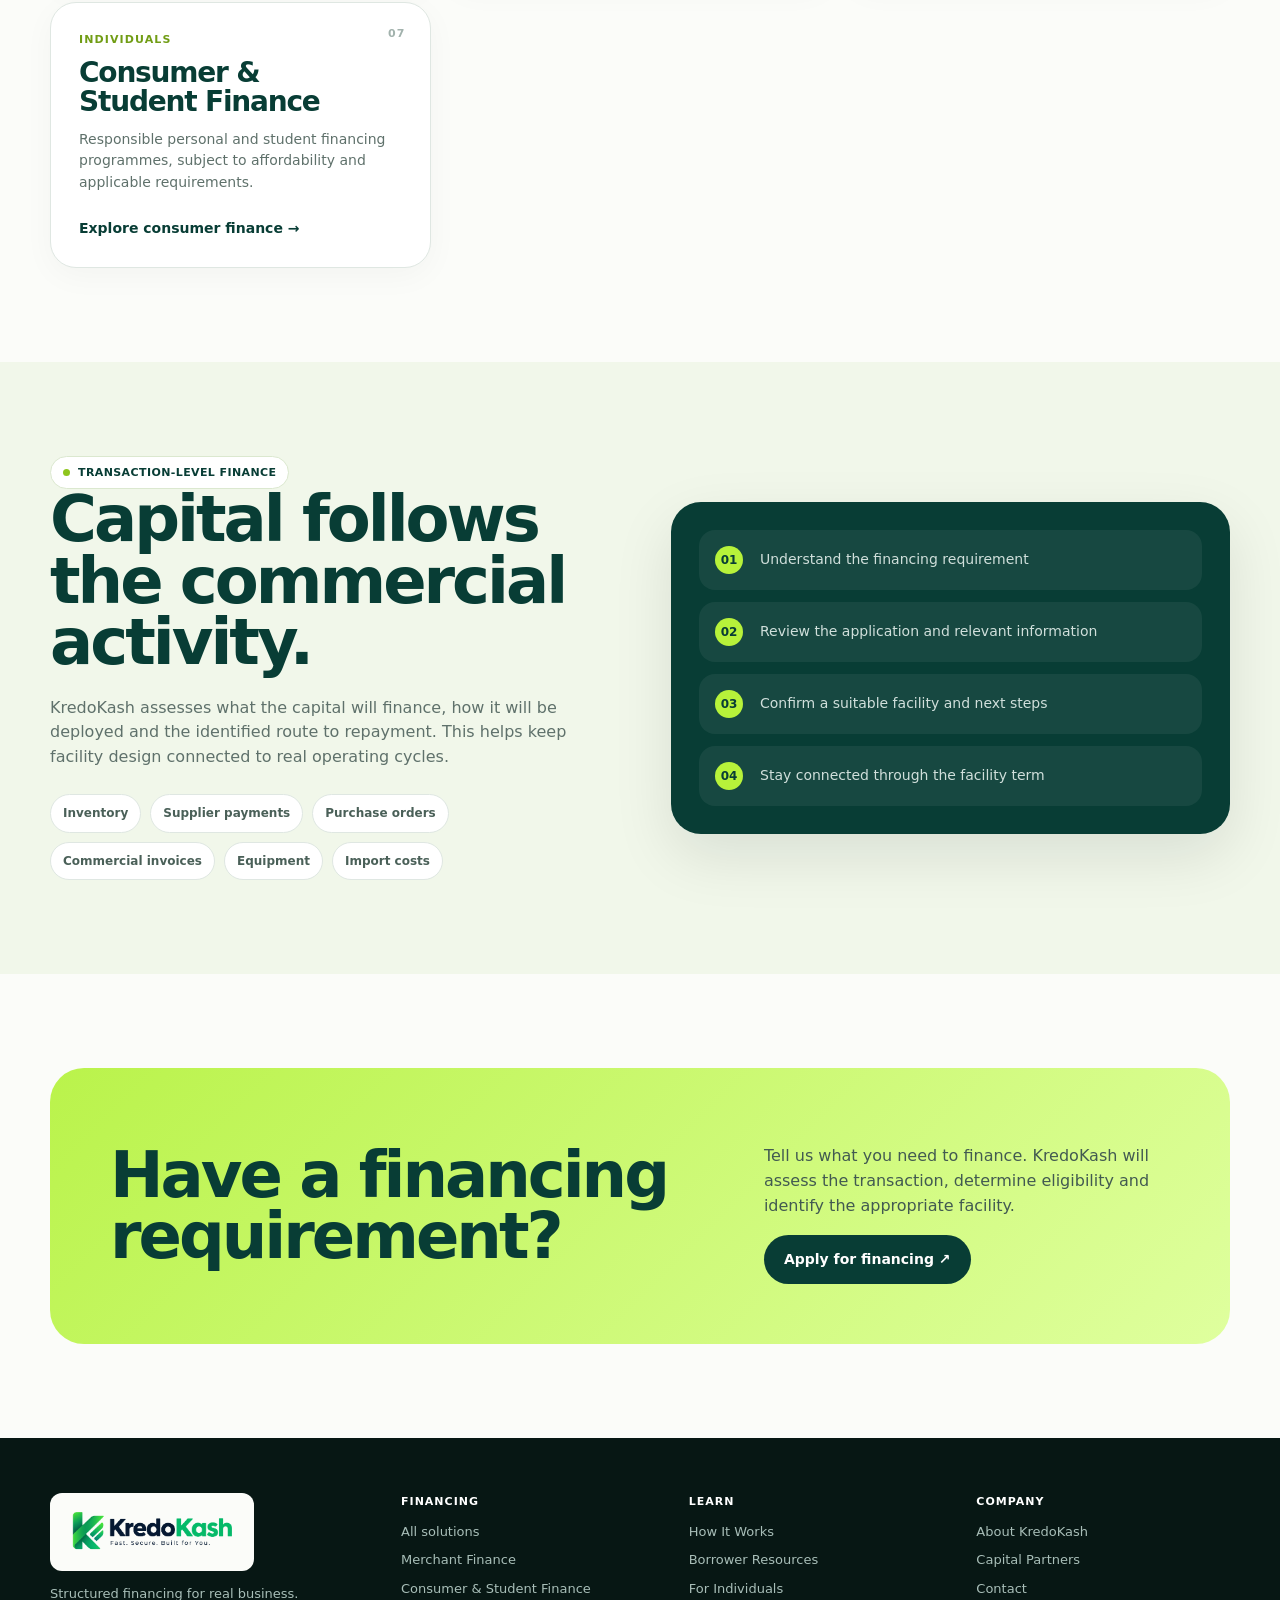
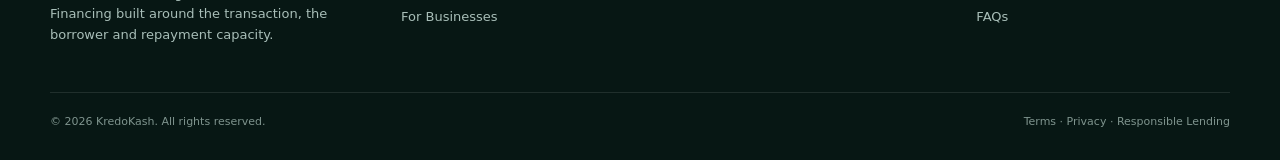
<file: financing.html>
<!DOCTYPE html>
<html lang="en">
<head>
  <meta charset="UTF-8">
  <meta name="viewport" content="width=device-width, initial-scale=1.0">
  <meta name="description" content="KredoKash structures financing around the economic activity behind each request: the transaction, the borrower and repayment capacity.">
  <title>Financing Solutions | KredoKash</title>
  <link rel="stylesheet" href="assets/page-styles.css">
</head>
<body>
  <header class="site-header">
    <div class="container header-inner">
      <a class="brand" href="index.html" aria-label="KredoKash home"><img src="assets/kredokash-fintech-logo.png" alt="KredoKash — Fast. Secure. Built for You."></a>
      <nav class="page-nav" aria-label="Main navigation">
        <a href="index.html">Home</a>
        <a href="financing.html" aria-current="page">Financing</a>
        <a href="how-it-works.html">How It Works</a>
        <a href="resources.html">Resources</a>
      </nav>
      <a class="header-action" href="contact.html">Apply for financing ↗</a>
    </div>
  </header>
  <main>
    <section class="page-hero">
      <div class="container hero-content">
        <div class="crumb">Financing Solutions</div>
        <h1>Financing for the way businesses <em>actually operate.</em></h1>
        <p class="hero-lead">KredoKash structures financing around the economic activity behind each request: the transaction, the borrower and repayment capacity.</p>
        <div class="hero-actions"><a class="btn btn-primary" href="contact.html">Start your application ↗</a></div>
      </div>
    </section>

<section class="section">
  <div class="container">
    <div class="section-header"><h2>One platform. Multiple ways to finance business.</h2><p>Business financing remains our primary focus. Merchant and consumer products complement the core offering.</p></div>
    <div class="card-grid">
      <article class="card featured"><span class="number">01</span><div class="label">B2B WORKING CAPITAL</div><h3>Finance the gap between today and the next payment.</h3><p>Short-term capital for inventory, supplier payments, purchase orders, operating needs and temporary cash-flow requirements.</p><a class="link" href="businesses.html#working-capital">Explore working capital →</a></article>
      <article class="card"><span class="number">02</span><div class="label">RECEIVABLES</div><h3>Invoice Finance</h3><p>Turn qualifying commercial receivables into working capital without waiting for the full customer payment cycle.</p><a class="link" href="businesses.html#invoice-finance">Explore invoice finance →</a></article>
      <article class="card"><span class="number">03</span><div class="label">TRADE</div><h3>Import Finance</h3><p>Finance approved supplier payments, deposits, shipping, customs, logistics and inventory acquisition.</p><a class="link" href="businesses.html#import-finance">Explore import finance →</a></article>
      <article class="card"><span class="number">04</span><div class="label">PRODUCTIVE ASSETS</div><h3>Asset Finance</h3><p>Finance equipment, machinery, tools, vehicles, POS equipment and other productive assets that support revenue generation.</p><a class="link" href="businesses.html#asset-finance">Explore asset finance →</a></article>
      <article class="card kit"><span class="number">05</span><div class="label">EXPANDING PRODUCT</div><h3>Merchant Finance</h3><p>Working capital for merchants and smaller businesses, built around real business activity.</p><a class="link" href="merchant-finance.html">Explore merchant finance →</a></article>
      <article class="card kit"><span class="number">06</span><div class="label">PRODUCTIVE EQUIPMENT</div><h3>POS Finance</h3><p>Finance POS equipment while building the transaction history that can support future merchant financing.</p><a class="link" href="merchant-finance.html#pos-finance">Explore POS finance →</a></article>
      <article class="card"><span class="number">07</span><div class="label">INDIVIDUALS</div><h3>Consumer & Student Finance</h3><p>Responsible personal and student financing programmes, subject to affordability and applicable requirements.</p><a class="link" href="consumer-finance.html">Explore consumer finance →</a></article>
    </div>
  </div>
</section>
<section class="section soft">
  <div class="container split">
    <div><div class="eyebrow"><i></i> TRANSACTION-LEVEL FINANCE</div><h2>Capital follows the commercial activity.</h2><p>KredoKash assesses what the capital will finance, how it will be deployed and the identified route to repayment. This helps keep facility design connected to real operating cycles.</p><div class="pill-row"><span class="pill">Inventory</span><span class="pill">Supplier payments</span><span class="pill">Purchase orders</span><span class="pill">Commercial invoices</span><span class="pill">Equipment</span><span class="pill">Import costs</span></div></div>
    <div class="flow-board"><div class="flow-step"><b>01</b><span>Understand the financing requirement</span></div><div class="flow-step"><b>02</b><span>Review the application and relevant information</span></div><div class="flow-step"><b>03</b><span>Confirm a suitable facility and next steps</span></div><div class="flow-step"><b>04</b><span>Stay connected through the facility term</span></div></div>
  </div>
</section>
<section class="cta"><div class="container"><div class="cta-box"><div><h2>Have a financing requirement?</h2></div><div><p>Tell us what you need to finance. KredoKash will assess the transaction, determine eligibility and identify the appropriate facility.</p><a class="btn btn-dark" href="contact.html">Apply for financing ↗</a></div></div></div></section>

  </main>
  <footer class="site-footer">
  <div class="container">
    <div class="footer-grid">
      <div>
        <div class="footer-logo-wrap"><a class="brand" href="index.html" aria-label="KredoKash home"><img src="assets/kredokash-fintech-logo.png" alt="KredoKash — Fast. Secure. Built for You."></a></div>
        <p class="footer-copy">Structured financing for real business. Financing built around the transaction, the borrower and repayment capacity.</p>
      </div>
      <div>
        <h3>Financing</h3>
        <div class="footer-links"><a href="financing.html">All solutions</a><a href="merchant-finance.html">Merchant Finance</a><a href="consumer-finance.html">Consumer & Student Finance</a><a href="businesses.html">For Businesses</a></div>
      </div>
      <div>
        <h3>Learn</h3>
        <div class="footer-links"><a href="how-it-works.html">How It Works</a><a href="resources.html">Borrower Resources</a><a href="individuals.html">For Individuals</a></div>
      </div>
      <div>
        <h3>Company</h3>
        <div class="footer-links"><a href="about.html">About KredoKash</a><a href="capital-partners.html">Capital Partners</a><a href="contact.html">Contact</a><a href="index.html#faq">FAQs</a></div>
      </div>
    </div>
    <div class="footer-legal"><span>© 2026 KredoKash. All rights reserved.</span><span>Terms · Privacy · Responsible Lending</span></div>
  </div>
</footer>
</body>
</html>
</file>
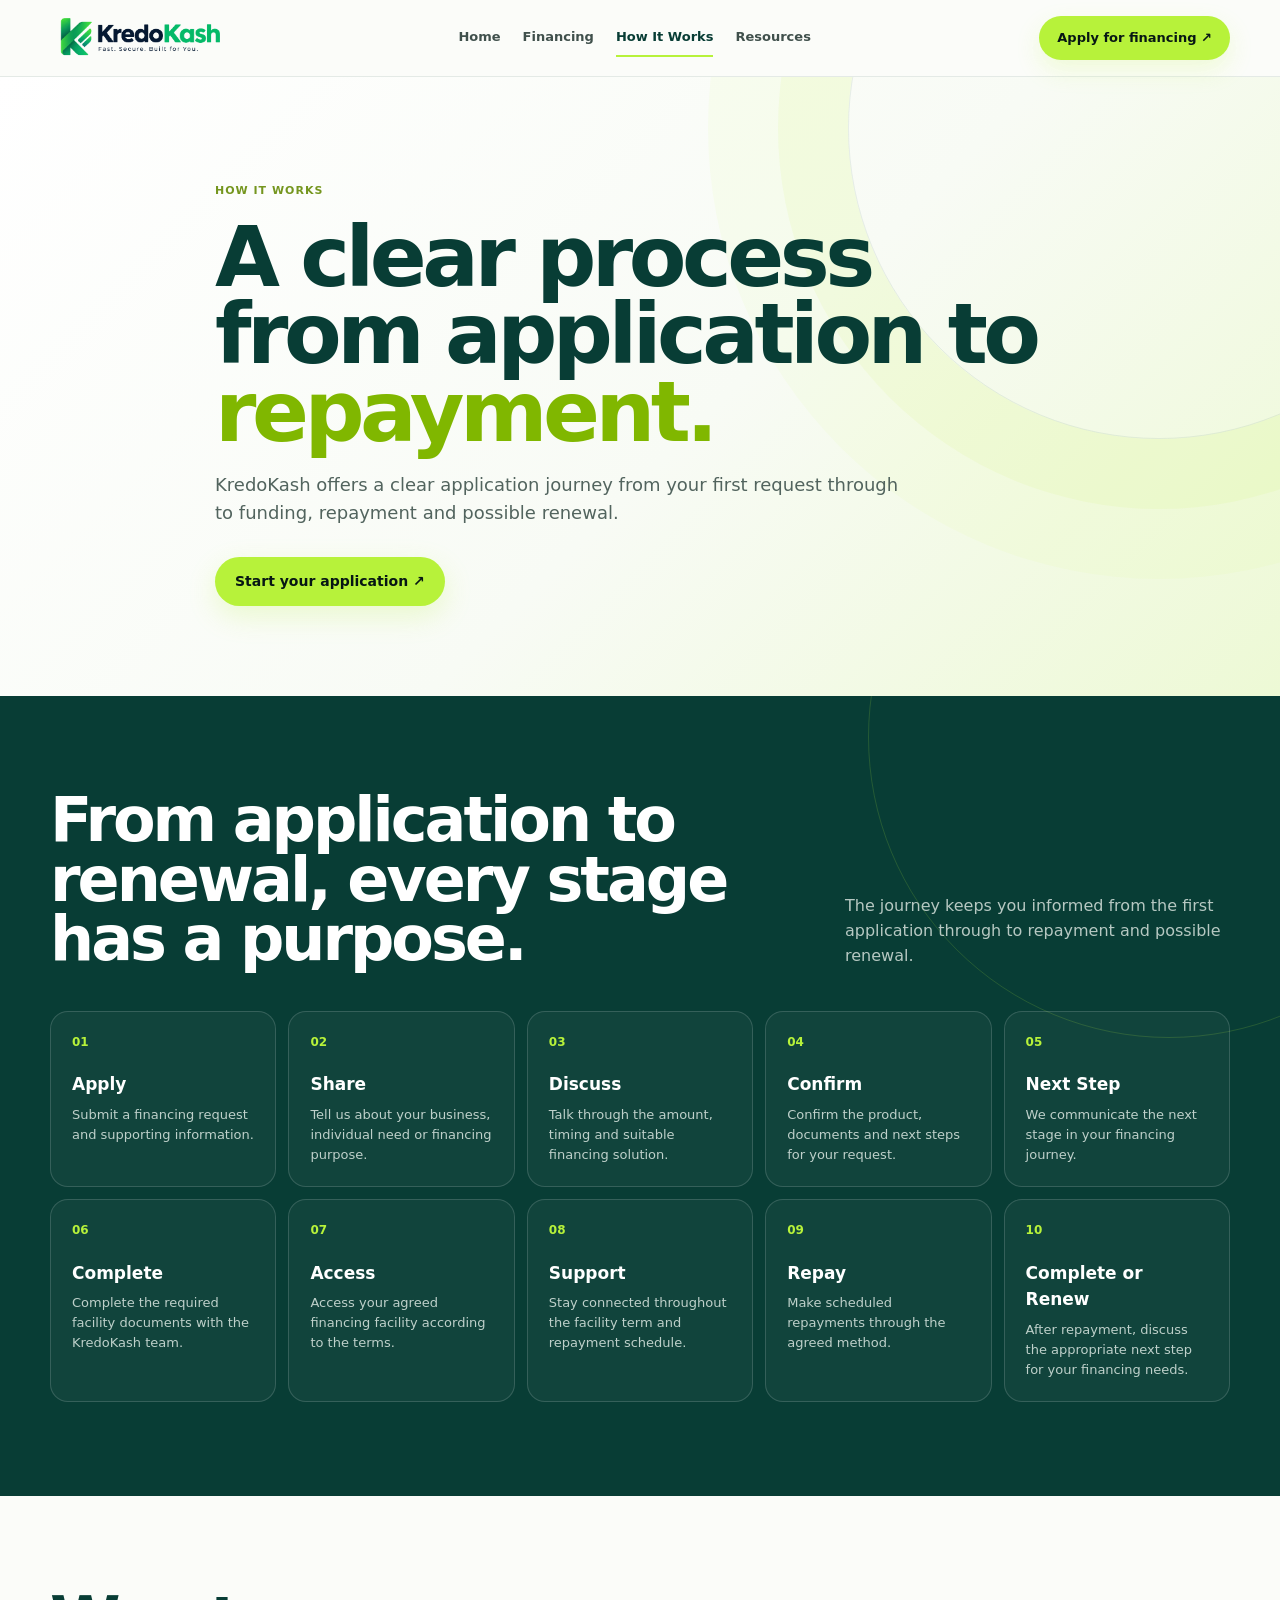
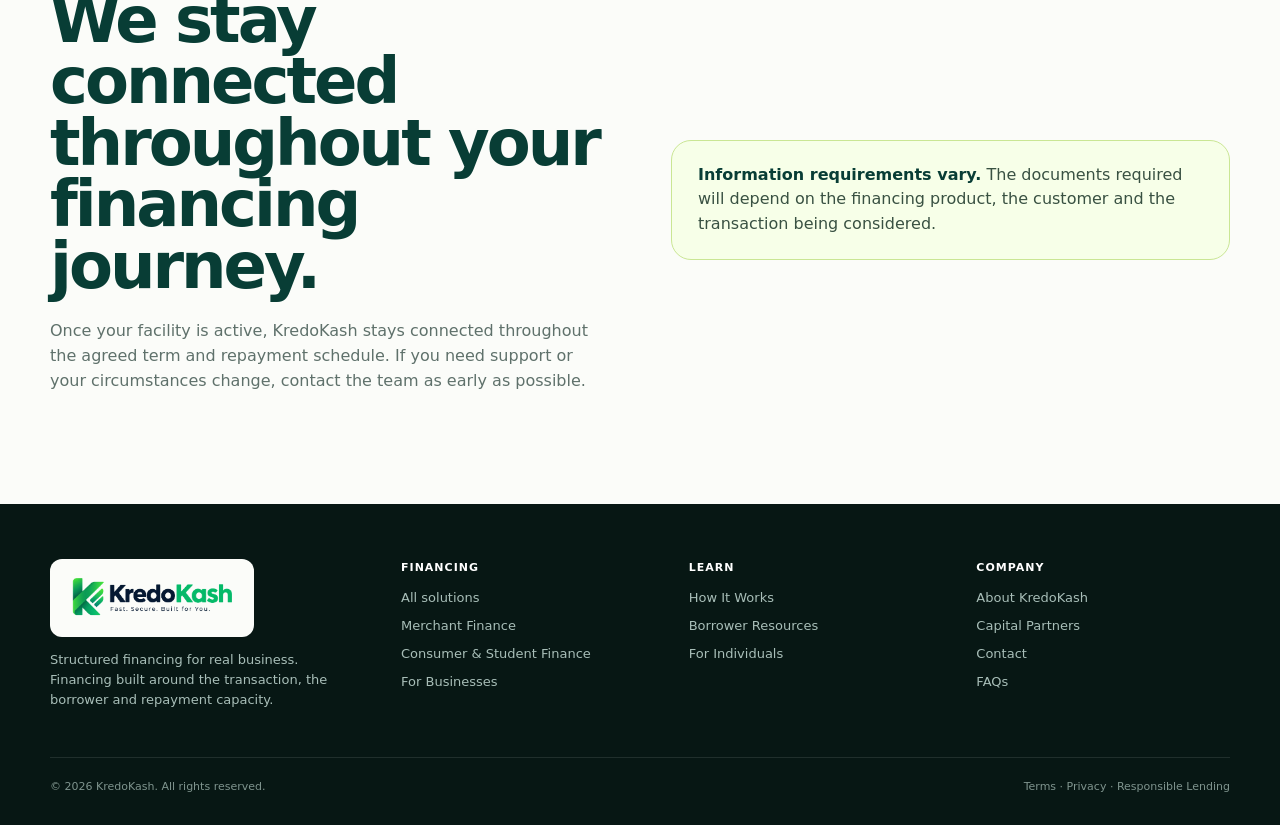
<file: how-it-works.html>
<!DOCTYPE html>
<html lang="en">
<head>
  <meta charset="UTF-8">
  <meta name="viewport" content="width=device-width, initial-scale=1.0">
  <meta name="description" content="KredoKash offers a clear application journey from your first request through to funding, repayment and possible renewal.">
  <title>How It Works | KredoKash</title>
  <link rel="stylesheet" href="assets/page-styles.css">
</head>
<body>
  <header class="site-header">
    <div class="container header-inner">
      <a class="brand" href="index.html" aria-label="KredoKash home"><img src="assets/kredokash-fintech-logo.png" alt="KredoKash — Fast. Secure. Built for You."></a>
      <nav class="page-nav" aria-label="Main navigation">
        <a href="index.html">Home</a>
        <a href="financing.html">Financing</a>
        <a href="how-it-works.html" aria-current="page">How It Works</a>
        <a href="resources.html">Resources</a>
      </nav>
      <a class="header-action" href="contact.html">Apply for financing ↗</a>
    </div>
  </header>
  <main>
    <section class="page-hero">
      <div class="container hero-content">
        <div class="crumb">How It Works</div>
        <h1>A clear process from application to <em>repayment.</em></h1>
        <p class="hero-lead">KredoKash offers a clear application journey from your first request through to funding, repayment and possible renewal.</p>
        <div class="hero-actions"><a class="btn btn-primary" href="contact.html">Start your application ↗</a></div>
      </div>
    </section>

<section class="section dark"><div class="container section-inner"><div class="section-header"><h2>From application to renewal, every stage has a purpose.</h2><p>The journey keeps you informed from the first application through to repayment and possible renewal.</p></div><div class="process"><article class="process-item"><b>01</b><h3>Apply</h3><p>Submit a financing request and supporting information.</p></article><article class="process-item"><b>02</b><h3>Share</h3><p>Tell us about your business, individual need or financing purpose.</p></article><article class="process-item"><b>03</b><h3>Discuss</h3><p>Talk through the amount, timing and suitable financing solution.</p></article><article class="process-item"><b>04</b><h3>Confirm</h3><p>Confirm the product, documents and next steps for your request.</p></article><article class="process-item"><b>05</b><h3>Next Step</h3><p>We communicate the next stage in your financing journey.</p></article><article class="process-item"><b>06</b><h3>Complete</h3><p>Complete the required facility documents with the KredoKash team.</p></article><article class="process-item"><b>07</b><h3>Access</h3><p>Access your agreed financing facility according to the terms.</p></article><article class="process-item"><b>08</b><h3>Support</h3><p>Stay connected throughout the facility term and repayment schedule.</p></article><article class="process-item"><b>09</b><h3>Repay</h3><p>Make scheduled repayments through the agreed method.</p></article><article class="process-item"><b>10</b><h3>Complete or Renew</h3><p>After repayment, discuss the appropriate next step for your financing needs.</p></article></div></div></section>
<section class="section"><div class="container split"><div><h2>We stay connected throughout your financing journey.</h2><p>Once your facility is active, KredoKash stays connected throughout the agreed term and repayment schedule. If you need support or your circumstances change, contact the team as early as possible.</p></div><div class="notice"><strong>Information requirements vary.</strong> The documents required will depend on the financing product, the customer and the transaction being considered.</div></div></section>

  </main>
  <footer class="site-footer">
  <div class="container">
    <div class="footer-grid">
      <div>
        <div class="footer-logo-wrap"><a class="brand" href="index.html" aria-label="KredoKash home"><img src="assets/kredokash-fintech-logo.png" alt="KredoKash — Fast. Secure. Built for You."></a></div>
        <p class="footer-copy">Structured financing for real business. Financing built around the transaction, the borrower and repayment capacity.</p>
      </div>
      <div>
        <h3>Financing</h3>
        <div class="footer-links"><a href="financing.html">All solutions</a><a href="merchant-finance.html">Merchant Finance</a><a href="consumer-finance.html">Consumer & Student Finance</a><a href="businesses.html">For Businesses</a></div>
      </div>
      <div>
        <h3>Learn</h3>
        <div class="footer-links"><a href="how-it-works.html">How It Works</a><a href="resources.html">Borrower Resources</a><a href="individuals.html">For Individuals</a></div>
      </div>
      <div>
        <h3>Company</h3>
        <div class="footer-links"><a href="about.html">About KredoKash</a><a href="capital-partners.html">Capital Partners</a><a href="contact.html">Contact</a><a href="index.html#faq">FAQs</a></div>
      </div>
    </div>
    <div class="footer-legal"><span>© 2026 KredoKash. All rights reserved.</span><span>Terms · Privacy · Responsible Lending</span></div>
  </div>
</footer>
</body>
</html>
</file>
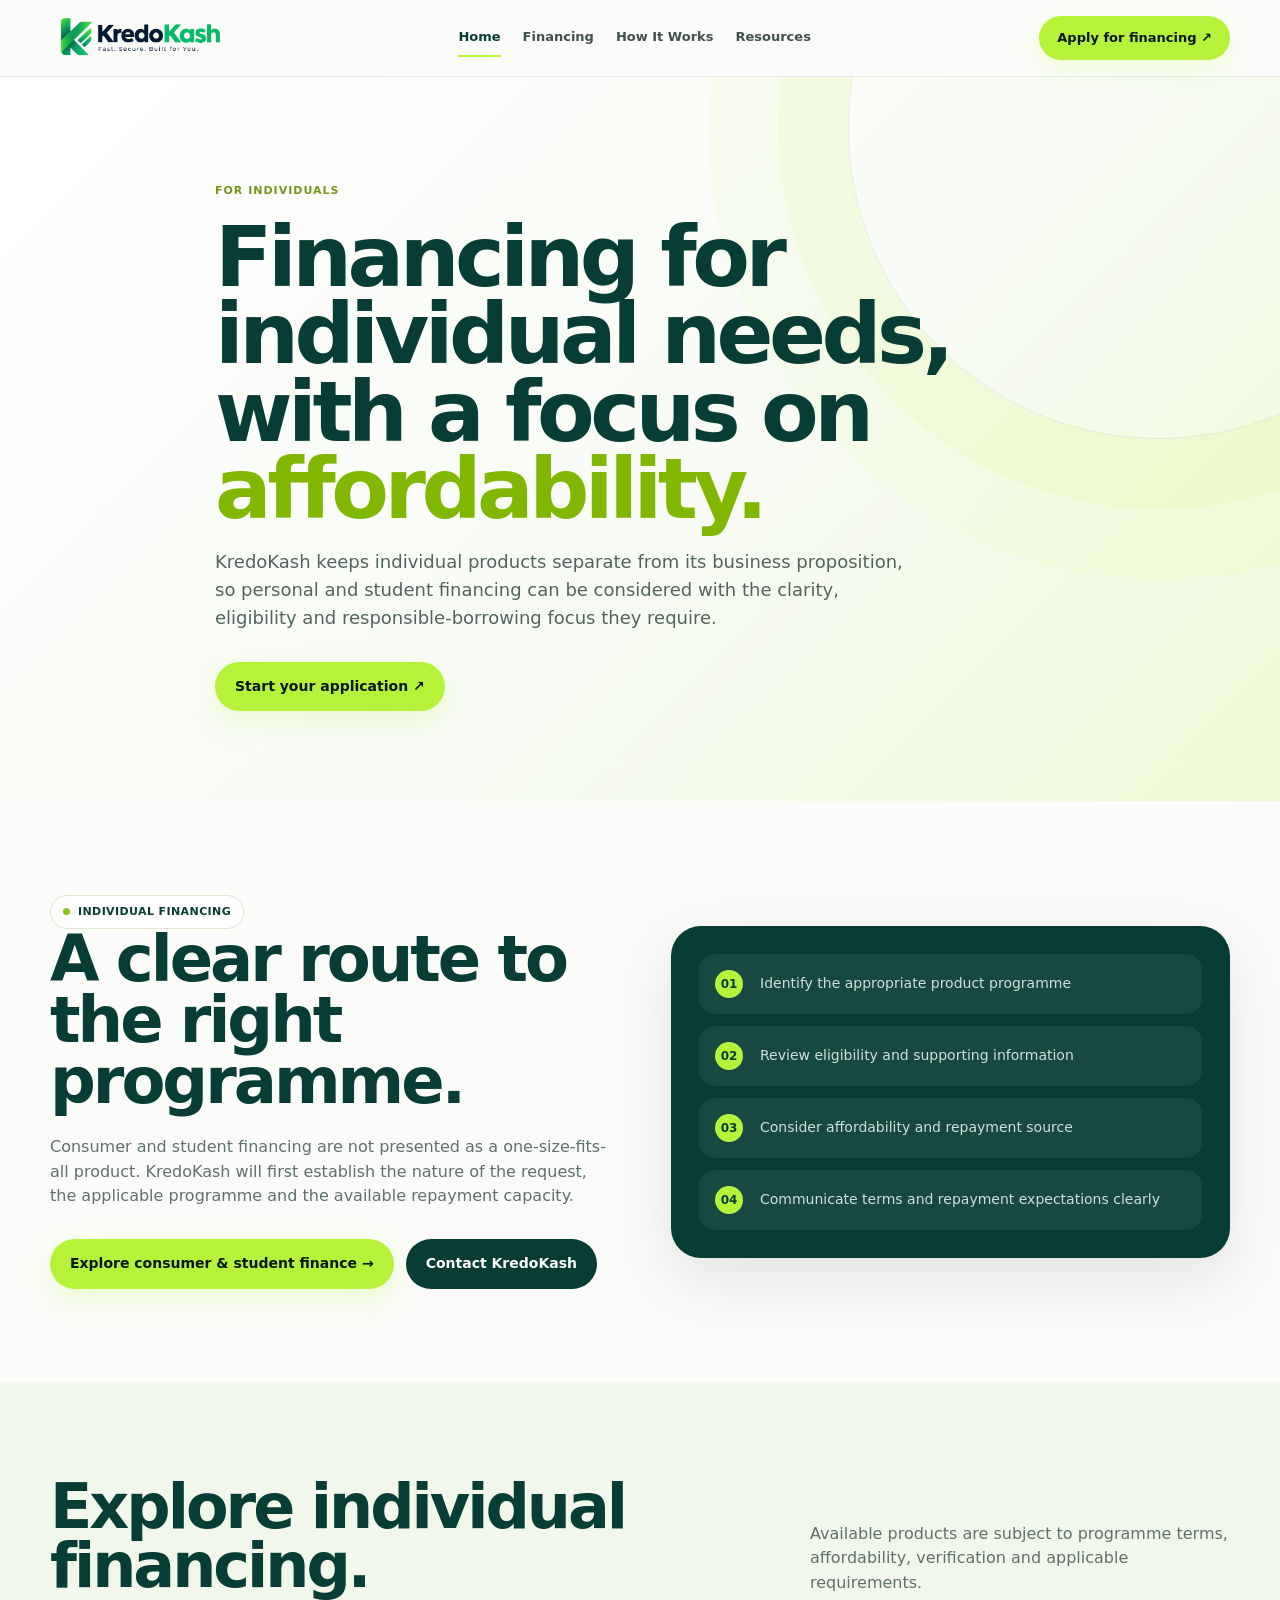
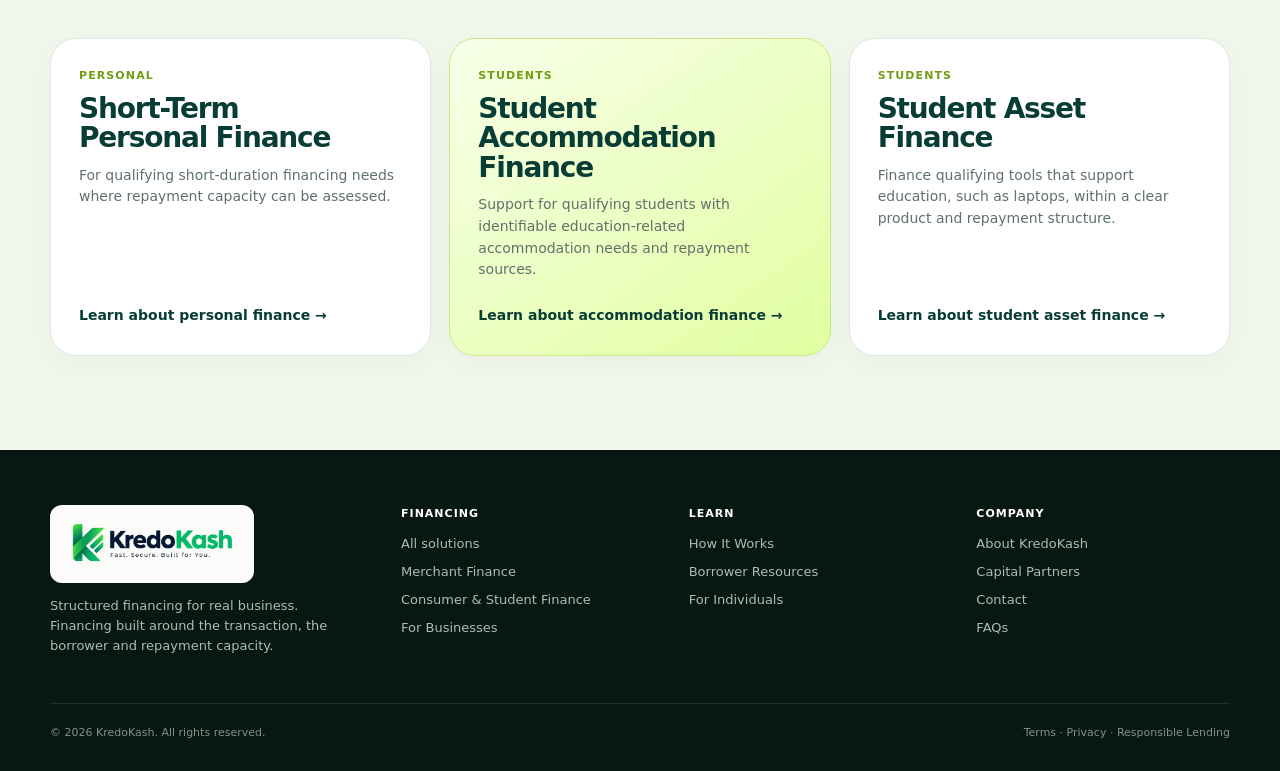
<file: individuals.html>
<!DOCTYPE html>
<html lang="en">
<head>
  <meta charset="UTF-8">
  <meta name="viewport" content="width=device-width, initial-scale=1.0">
  <meta name="description" content="KredoKash keeps individual products separate from its business proposition, so personal and student financing can be considered with the clarity, eligibility and responsible-borrowing focus they require.">
  <title>For Individuals | KredoKash</title>
  <link rel="stylesheet" href="assets/page-styles.css">
</head>
<body>
  <header class="site-header">
    <div class="container header-inner">
      <a class="brand" href="index.html" aria-label="KredoKash home"><img src="assets/kredokash-fintech-logo.png" alt="KredoKash — Fast. Secure. Built for You."></a>
      <nav class="page-nav" aria-label="Main navigation">
        <a href="index.html" aria-current="page">Home</a>
        <a href="financing.html">Financing</a>
        <a href="how-it-works.html">How It Works</a>
        <a href="resources.html">Resources</a>
      </nav>
      <a class="header-action" href="contact.html">Apply for financing ↗</a>
    </div>
  </header>
  <main>
    <section class="page-hero">
      <div class="container hero-content">
        <div class="crumb">For Individuals</div>
        <h1>Financing for individual needs, with a focus on <em>affordability.</em></h1>
        <p class="hero-lead">KredoKash keeps individual products separate from its business proposition, so personal and student financing can be considered with the clarity, eligibility and responsible-borrowing focus they require.</p>
        <div class="hero-actions"><a class="btn btn-primary" href="contact.html">Start your application ↗</a></div>
      </div>
    </section>

<section class="section"><div class="container split"><div><div class="eyebrow"><i></i> INDIVIDUAL FINANCING</div><h2>A clear route to the right programme.</h2><p>Consumer and student financing are not presented as a one-size-fits-all product. KredoKash will first establish the nature of the request, the applicable programme and the available repayment capacity.</p><div class="hero-actions"><a class="btn btn-primary" href="consumer-finance.html">Explore consumer & student finance →</a><a class="btn btn-dark" href="contact.html">Contact KredoKash</a></div></div><div class="flow-board"><div class="flow-step"><b>01</b><span>Identify the appropriate product programme</span></div><div class="flow-step"><b>02</b><span>Review eligibility and supporting information</span></div><div class="flow-step"><b>03</b><span>Consider affordability and repayment source</span></div><div class="flow-step"><b>04</b><span>Communicate terms and repayment expectations clearly</span></div></div></div></section>
<section class="section soft"><div class="container"><div class="section-header"><h2>Explore individual financing.</h2><p>Available products are subject to programme terms, affordability, verification and applicable requirements.</p></div><div class="card-grid"><article class="card"><div class="label">PERSONAL</div><h3>Short-Term Personal Finance</h3><p>For qualifying short-duration financing needs where repayment capacity can be assessed.</p><a class="link" href="consumer-finance.html">Learn about personal finance →</a></article><article class="card featured"><div class="label">STUDENTS</div><h3>Student Accommodation Finance</h3><p>Support for qualifying students with identifiable education-related accommodation needs and repayment sources.</p><a class="link" href="consumer-finance.html">Learn about accommodation finance →</a></article><article class="card"><div class="label">STUDENTS</div><h3>Student Asset Finance</h3><p>Finance qualifying tools that support education, such as laptops, within a clear product and repayment structure.</p><a class="link" href="consumer-finance.html">Learn about student asset finance →</a></article></div></div></section>

  </main>
  <footer class="site-footer">
  <div class="container">
    <div class="footer-grid">
      <div>
        <div class="footer-logo-wrap"><a class="brand" href="index.html" aria-label="KredoKash home"><img src="assets/kredokash-fintech-logo.png" alt="KredoKash — Fast. Secure. Built for You."></a></div>
        <p class="footer-copy">Structured financing for real business. Financing built around the transaction, the borrower and repayment capacity.</p>
      </div>
      <div>
        <h3>Financing</h3>
        <div class="footer-links"><a href="financing.html">All solutions</a><a href="merchant-finance.html">Merchant Finance</a><a href="consumer-finance.html">Consumer & Student Finance</a><a href="businesses.html">For Businesses</a></div>
      </div>
      <div>
        <h3>Learn</h3>
        <div class="footer-links"><a href="how-it-works.html">How It Works</a><a href="resources.html">Borrower Resources</a><a href="individuals.html">For Individuals</a></div>
      </div>
      <div>
        <h3>Company</h3>
        <div class="footer-links"><a href="about.html">About KredoKash</a><a href="capital-partners.html">Capital Partners</a><a href="contact.html">Contact</a><a href="index.html#faq">FAQs</a></div>
      </div>
    </div>
    <div class="footer-legal"><span>© 2026 KredoKash. All rights reserved.</span><span>Terms · Privacy · Responsible Lending</span></div>
  </div>
</footer>
</body>
</html>
</file>
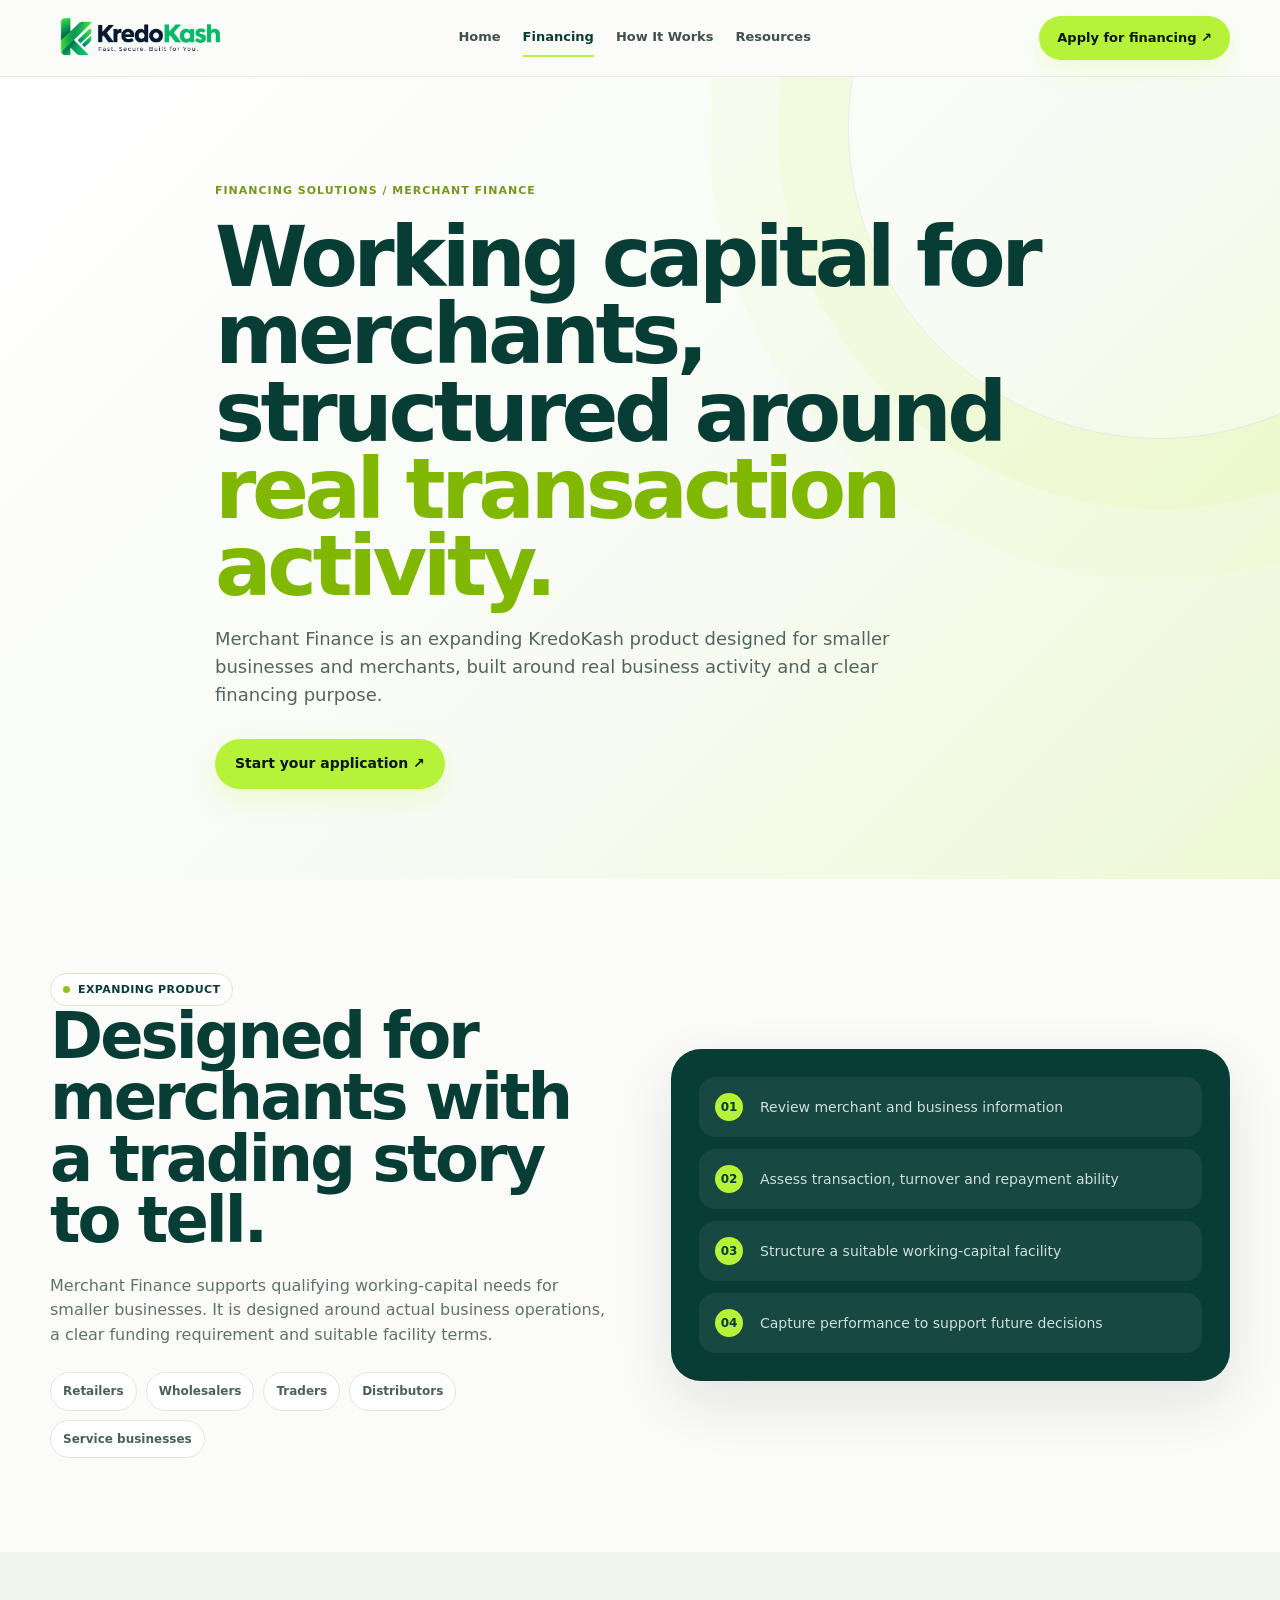
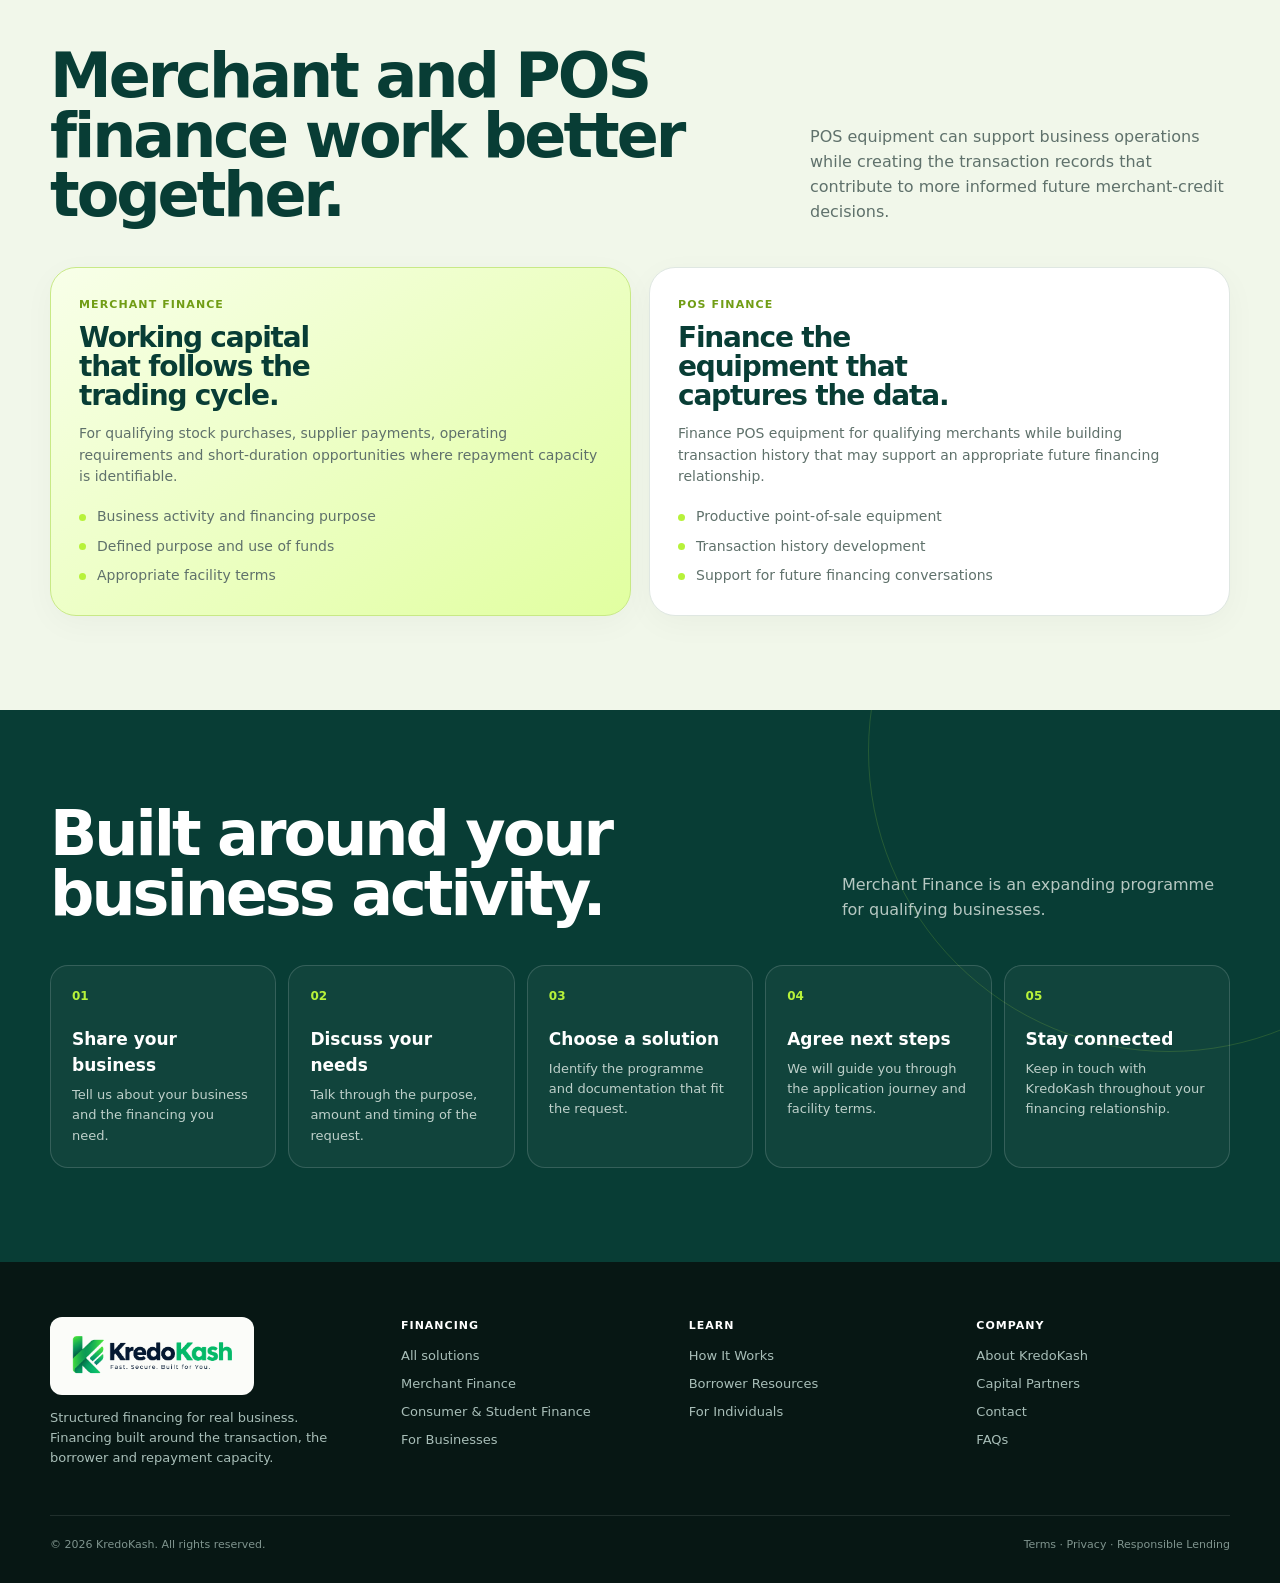
<file: merchant-finance.html>
<!DOCTYPE html>
<html lang="en">
<head>
  <meta charset="UTF-8">
  <meta name="viewport" content="width=device-width, initial-scale=1.0">
  <meta name="description" content="Merchant Finance is an expanding KredoKash product designed for smaller businesses and merchants, built around real business activity and a clear financing purpose.">
  <title>Merchant Finance | KredoKash</title>
  <link rel="stylesheet" href="assets/page-styles.css">
</head>
<body>
  <header class="site-header">
    <div class="container header-inner">
      <a class="brand" href="index.html" aria-label="KredoKash home"><img src="assets/kredokash-fintech-logo.png" alt="KredoKash — Fast. Secure. Built for You."></a>
      <nav class="page-nav" aria-label="Main navigation">
        <a href="index.html">Home</a>
        <a href="financing.html" aria-current="page">Financing</a>
        <a href="how-it-works.html">How It Works</a>
        <a href="resources.html">Resources</a>
      </nav>
      <a class="header-action" href="contact.html">Apply for financing ↗</a>
    </div>
  </header>
  <main>
    <section class="page-hero">
      <div class="container hero-content">
        <div class="crumb">Financing Solutions / Merchant Finance</div>
        <h1>Working capital for merchants, structured around <em>real transaction activity.</em></h1>
        <p class="hero-lead">Merchant Finance is an expanding KredoKash product designed for smaller businesses and merchants, built around real business activity and a clear financing purpose.</p>
        <div class="hero-actions"><a class="btn btn-primary" href="contact.html">Start your application ↗</a></div>
      </div>
    </section>

<section class="section">
  <div class="container split">
    <div><div class="eyebrow"><i></i> EXPANDING PRODUCT</div><h2>Designed for merchants with a trading story to tell.</h2><p>Merchant Finance supports qualifying working-capital needs for smaller businesses. It is designed around actual business operations, a clear funding requirement and suitable facility terms.</p><div class="pill-row"><span class="pill">Retailers</span><span class="pill">Wholesalers</span><span class="pill">Traders</span><span class="pill">Distributors</span><span class="pill">Service businesses</span></div></div>
    <div class="flow-board"><div class="flow-step"><b>01</b><span>Review merchant and business information</span></div><div class="flow-step"><b>02</b><span>Assess transaction, turnover and repayment ability</span></div><div class="flow-step"><b>03</b><span>Structure a suitable working-capital facility</span></div><div class="flow-step"><b>04</b><span>Capture performance to support future decisions</span></div></div>
  </div>
</section>
<section class="section soft" id="pos-finance">
  <div class="container">
    <div class="section-header"><h2>Merchant and POS finance work better together.</h2><p>POS equipment can support business operations while creating the transaction records that contribute to more informed future merchant-credit decisions.</p></div>
    <div class="card-grid two"><article class="card featured"><div class="label">MERCHANT FINANCE</div><h3>Working capital that follows the trading cycle.</h3><p>For qualifying stock purchases, supplier payments, operating requirements and short-duration opportunities where repayment capacity is identifiable.</p><ul class="card-list"><li>Business activity and financing purpose</li><li>Defined purpose and use of funds</li><li>Appropriate facility terms</li></ul></article><article class="card"><div class="label">POS FINANCE</div><h3>Finance the equipment that captures the data.</h3><p>Finance POS equipment for qualifying merchants while building transaction history that may support an appropriate future financing relationship.</p><ul class="card-list"><li>Productive point-of-sale equipment</li><li>Transaction history development</li><li>Support for future financing conversations</li></ul></article></div>
  </div>
</section>
<section class="section dark"><div class="container section-inner"><div class="section-header"><h2>Built around your business activity.</h2><p>Merchant Finance is an expanding programme for qualifying businesses.</p></div><div class="process"><article class="process-item"><b>01</b><h3>Share your business</h3><p>Tell us about your business and the financing you need.</p></article><article class="process-item"><b>02</b><h3>Discuss your needs</h3><p>Talk through the purpose, amount and timing of the request.</p></article><article class="process-item"><b>03</b><h3>Choose a solution</h3><p>Identify the programme and documentation that fit the request.</p></article><article class="process-item"><b>04</b><h3>Agree next steps</h3><p>We will guide you through the application journey and facility terms.</p></article><article class="process-item"><b>05</b><h3>Stay connected</h3><p>Keep in touch with KredoKash throughout your financing relationship.</p></article></div></div></section>

  </main>
  <footer class="site-footer">
  <div class="container">
    <div class="footer-grid">
      <div>
        <div class="footer-logo-wrap"><a class="brand" href="index.html" aria-label="KredoKash home"><img src="assets/kredokash-fintech-logo.png" alt="KredoKash — Fast. Secure. Built for You."></a></div>
        <p class="footer-copy">Structured financing for real business. Financing built around the transaction, the borrower and repayment capacity.</p>
      </div>
      <div>
        <h3>Financing</h3>
        <div class="footer-links"><a href="financing.html">All solutions</a><a href="merchant-finance.html">Merchant Finance</a><a href="consumer-finance.html">Consumer & Student Finance</a><a href="businesses.html">For Businesses</a></div>
      </div>
      <div>
        <h3>Learn</h3>
        <div class="footer-links"><a href="how-it-works.html">How It Works</a><a href="resources.html">Borrower Resources</a><a href="individuals.html">For Individuals</a></div>
      </div>
      <div>
        <h3>Company</h3>
        <div class="footer-links"><a href="about.html">About KredoKash</a><a href="capital-partners.html">Capital Partners</a><a href="contact.html">Contact</a><a href="index.html#faq">FAQs</a></div>
      </div>
    </div>
    <div class="footer-legal"><span>© 2026 KredoKash. All rights reserved.</span><span>Terms · Privacy · Responsible Lending</span></div>
  </div>
</footer>
</body>
</html>
</file>
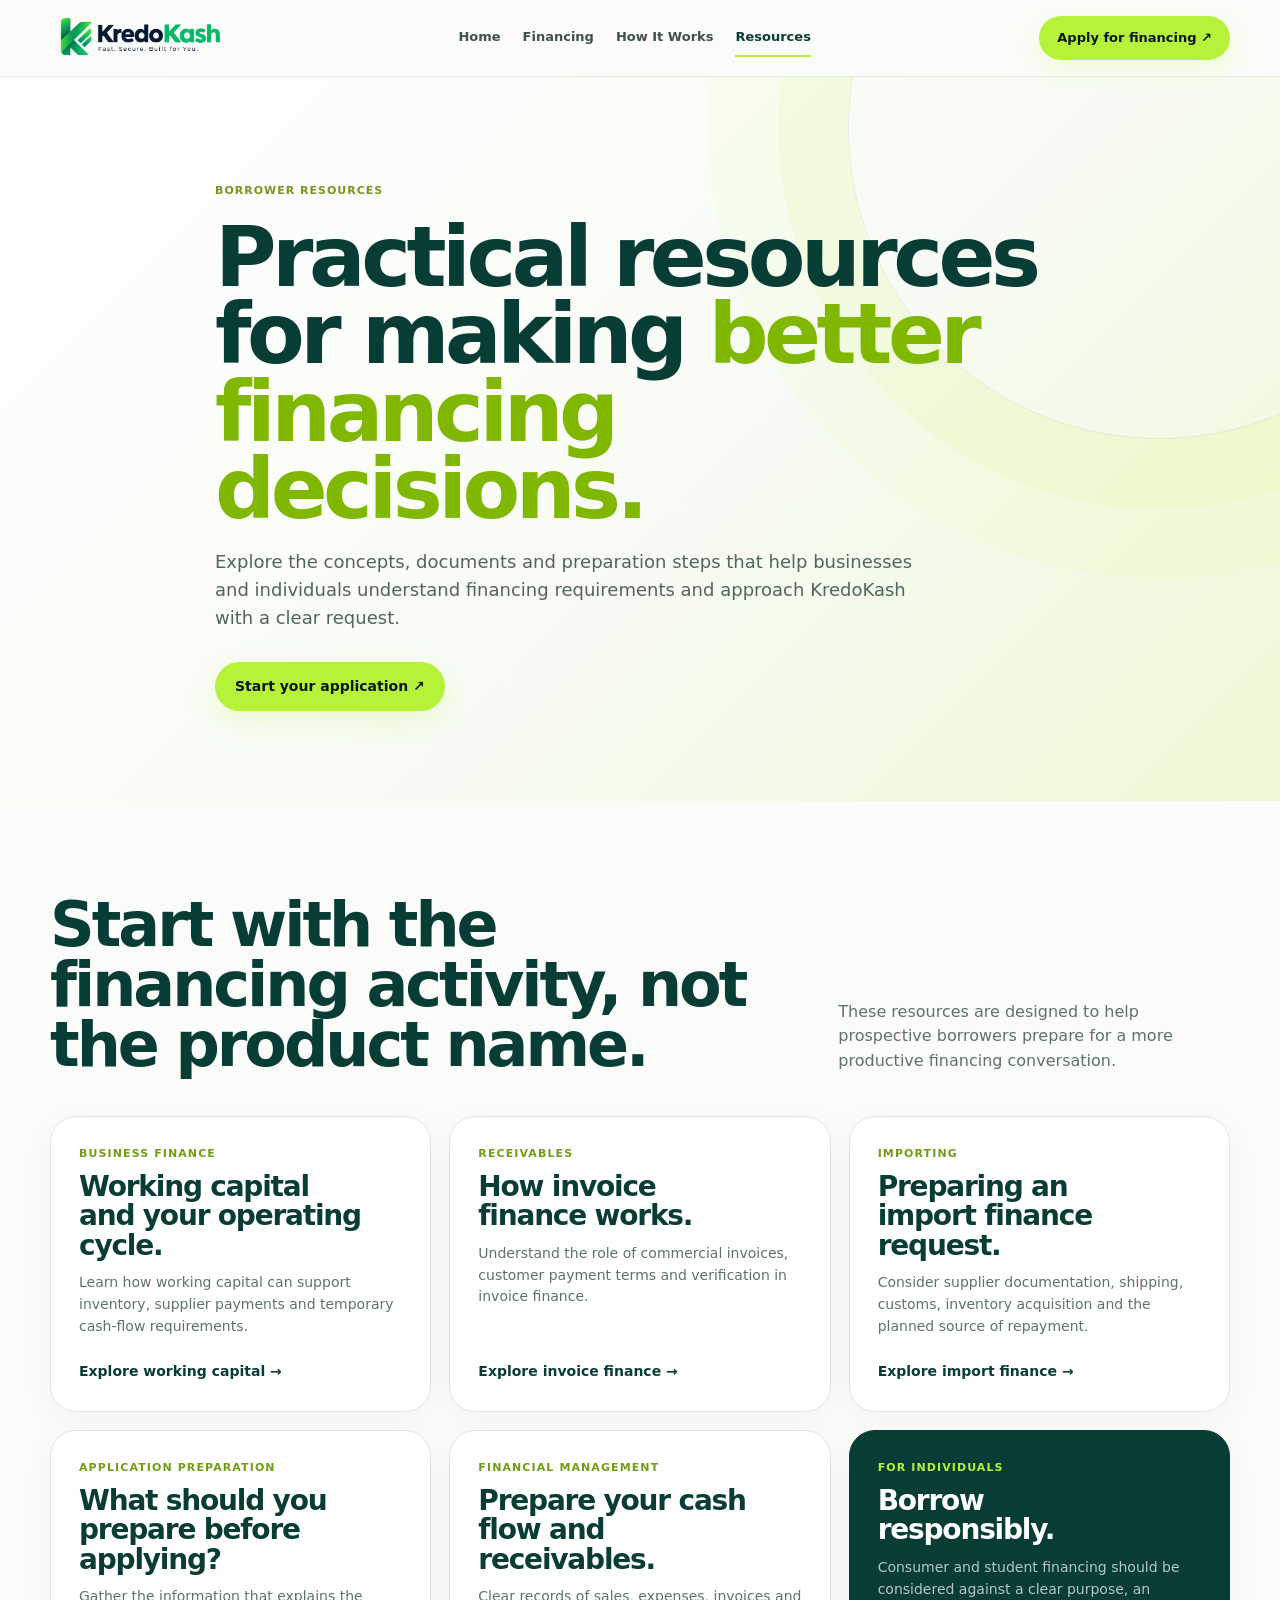
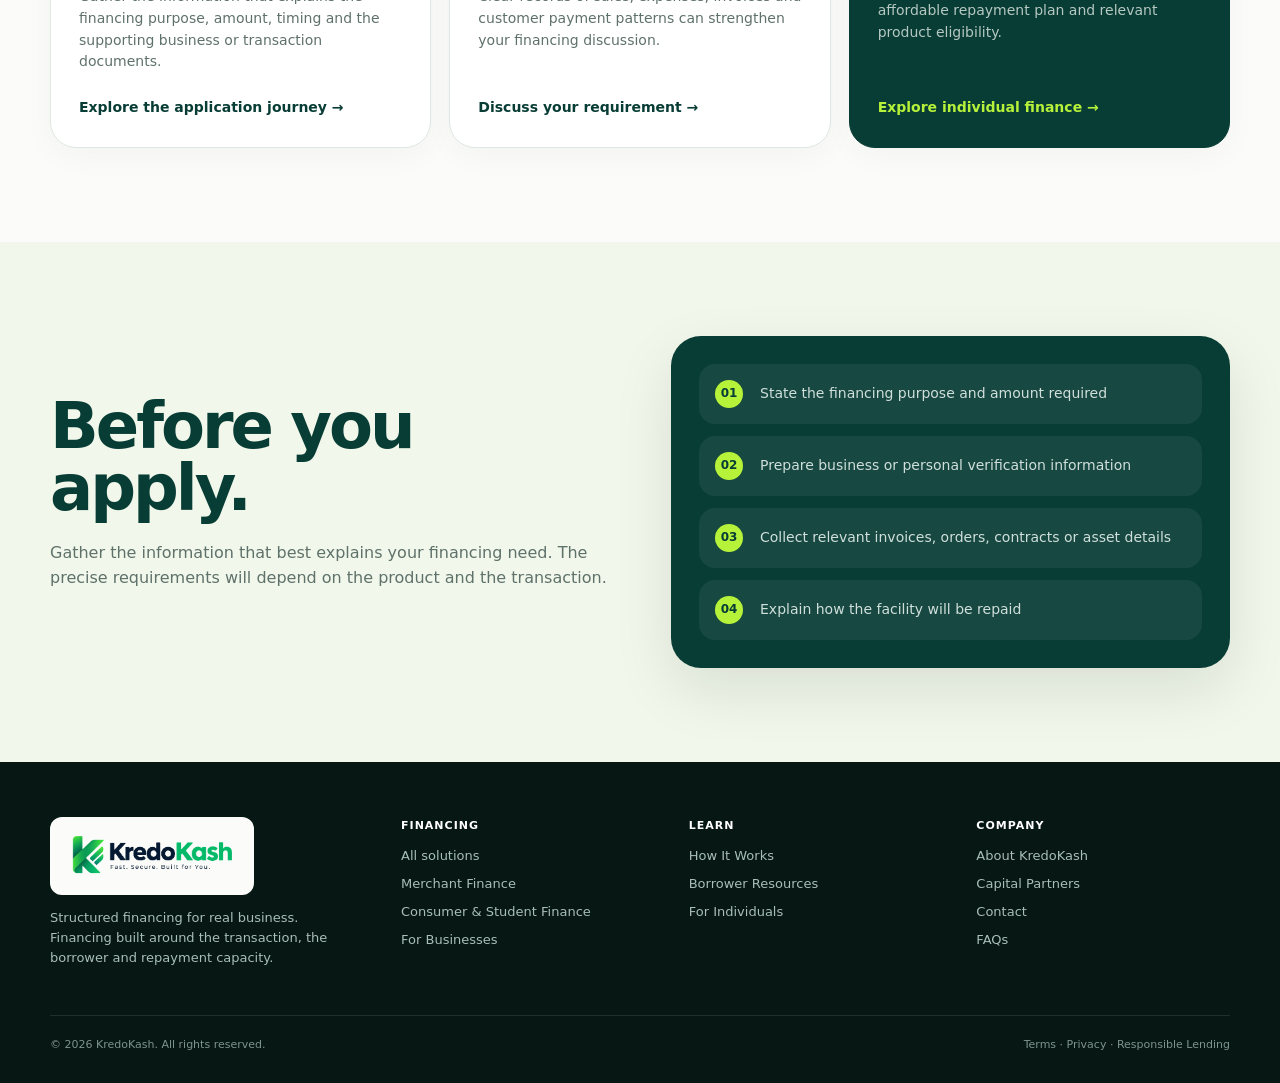
<file: resources.html>
<!DOCTYPE html>
<html lang="en">
<head>
  <meta charset="UTF-8">
  <meta name="viewport" content="width=device-width, initial-scale=1.0">
  <meta name="description" content="Explore the concepts, documents and preparation steps that help businesses and individuals understand financing requirements and approach KredoKash with a clear request.">
  <title>Borrower Resources | KredoKash</title>
  <link rel="stylesheet" href="assets/page-styles.css">
</head>
<body>
  <header class="site-header">
    <div class="container header-inner">
      <a class="brand" href="index.html" aria-label="KredoKash home"><img src="assets/kredokash-fintech-logo.png" alt="KredoKash — Fast. Secure. Built for You."></a>
      <nav class="page-nav" aria-label="Main navigation">
        <a href="index.html">Home</a>
        <a href="financing.html">Financing</a>
        <a href="how-it-works.html">How It Works</a>
        <a href="resources.html" aria-current="page">Resources</a>
      </nav>
      <a class="header-action" href="contact.html">Apply for financing ↗</a>
    </div>
  </header>
  <main>
    <section class="page-hero">
      <div class="container hero-content">
        <div class="crumb">Borrower Resources</div>
        <h1>Practical resources for making <em>better financing decisions.</em></h1>
        <p class="hero-lead">Explore the concepts, documents and preparation steps that help businesses and individuals understand financing requirements and approach KredoKash with a clear request.</p>
        <div class="hero-actions"><a class="btn btn-primary" href="contact.html">Start your application ↗</a></div>
      </div>
    </section>

<section class="section"><div class="container"><div class="section-header"><h2>Start with the financing activity, not the product name.</h2><p>These resources are designed to help prospective borrowers prepare for a more productive financing conversation.</p></div><div class="card-grid"><article class="card"><div class="label">BUSINESS FINANCE</div><h3>Working capital and your operating cycle.</h3><p>Learn how working capital can support inventory, supplier payments and temporary cash-flow requirements.</p><a class="link" href="businesses.html#working-capital">Explore working capital →</a></article><article class="card"><div class="label">RECEIVABLES</div><h3>How invoice finance works.</h3><p>Understand the role of commercial invoices, customer payment terms and verification in invoice finance.</p><a class="link" href="businesses.html#invoice-finance">Explore invoice finance →</a></article><article class="card"><div class="label">IMPORTING</div><h3>Preparing an import finance request.</h3><p>Consider supplier documentation, shipping, customs, inventory acquisition and the planned source of repayment.</p><a class="link" href="businesses.html#import-finance">Explore import finance →</a></article><article class="card"><div class="label">APPLICATION PREPARATION</div><h3>What should you prepare before applying?</h3><p>Gather the information that explains the financing purpose, amount, timing and the supporting business or transaction documents.</p><a class="link" href="how-it-works.html">Explore the application journey →</a></article><article class="card"><div class="label">FINANCIAL MANAGEMENT</div><h3>Prepare your cash flow and receivables.</h3><p>Clear records of sales, expenses, invoices and customer payment patterns can strengthen your financing discussion.</p><a class="link" href="contact.html">Discuss your requirement →</a></article><article class="card kit"><div class="label">FOR INDIVIDUALS</div><h3>Borrow responsibly.</h3><p>Consumer and student financing should be considered against a clear purpose, an affordable repayment plan and relevant product eligibility.</p><a class="link" href="consumer-finance.html">Explore individual finance →</a></article></div></div></section>
<section class="section soft"><div class="container split"><div><h2>Before you apply.</h2><p>Gather the information that best explains your financing need. The precise requirements will depend on the product and the transaction.</p></div><div class="flow-board"><div class="flow-step"><b>01</b><span>State the financing purpose and amount required</span></div><div class="flow-step"><b>02</b><span>Prepare business or personal verification information</span></div><div class="flow-step"><b>03</b><span>Collect relevant invoices, orders, contracts or asset details</span></div><div class="flow-step"><b>04</b><span>Explain how the facility will be repaid</span></div></div></div></section>

  </main>
  <footer class="site-footer">
  <div class="container">
    <div class="footer-grid">
      <div>
        <div class="footer-logo-wrap"><a class="brand" href="index.html" aria-label="KredoKash home"><img src="assets/kredokash-fintech-logo.png" alt="KredoKash — Fast. Secure. Built for You."></a></div>
        <p class="footer-copy">Structured financing for real business. Financing built around the transaction, the borrower and repayment capacity.</p>
      </div>
      <div>
        <h3>Financing</h3>
        <div class="footer-links"><a href="financing.html">All solutions</a><a href="merchant-finance.html">Merchant Finance</a><a href="consumer-finance.html">Consumer & Student Finance</a><a href="businesses.html">For Businesses</a></div>
      </div>
      <div>
        <h3>Learn</h3>
        <div class="footer-links"><a href="how-it-works.html">How It Works</a><a href="resources.html">Borrower Resources</a><a href="individuals.html">For Individuals</a></div>
      </div>
      <div>
        <h3>Company</h3>
        <div class="footer-links"><a href="about.html">About KredoKash</a><a href="capital-partners.html">Capital Partners</a><a href="contact.html">Contact</a><a href="index.html#faq">FAQs</a></div>
      </div>
    </div>
    <div class="footer-legal"><span>© 2026 KredoKash. All rights reserved.</span><span>Terms · Privacy · Responsible Lending</span></div>
  </div>
</footer>
</body>
</html>
</file>
<file: assets/page-styles.css>
:root{
  --green:#b7f23a;
  --green-2:#dfff9d;
  --forest:#083d35;
  --forest-deep:#071714;
  --ink:#10201d;
  --muted:#5f716b;
  --paper:#fbfcf9;
  --line:#dfe7e2;
  --radius:26px;
  --shadow:0 22px 60px rgba(7,23,20,.1);
}
*{box-sizing:border-box}
html{scroll-behavior:smooth}
body{margin:0;background:var(--paper);color:var(--ink);font-family:Inter,ui-sans-serif,system-ui,-apple-system,BlinkMacSystemFont,"Segoe UI",sans-serif;line-height:1.55}
a{color:inherit;text-decoration:none}
button,input,select,textarea{font:inherit}
.container{width:min(1180px,calc(100% - 40px));margin-inline:auto}
.site-header{position:sticky;top:0;z-index:20;background:rgba(251,252,249,.9);backdrop-filter:blur(18px);border-bottom:1px solid rgba(223,231,226,.8)}
.header-inner{min-height:76px;display:flex;align-items:center;justify-content:space-between;gap:24px}
.brand{display:flex;align-items:center;line-height:0;flex:none}
.brand img{display:block;width:180px;height:auto}
.page-nav{display:flex;align-items:center;justify-content:center;gap:22px;color:#40504c;font-size:13px;font-weight:750}
.page-nav a{padding:8px 0;border-bottom:2px solid transparent;transition:border-color .2s,color .2s}
.page-nav a:hover,.page-nav a[aria-current="page"]{color:var(--forest);border-bottom-color:var(--green)}
.header-action{display:inline-flex;align-items:center;justify-content:center;border-radius:999px;padding:12px 18px;background:var(--green);color:var(--forest-deep);font-size:13px;font-weight:850;white-space:nowrap;box-shadow:0 10px 25px rgba(183,242,58,.18)}
.page-hero{position:relative;overflow:hidden;padding:105px 0 90px;background:linear-gradient(135deg,#fff 0%,#f8fbf5 55%,#edf9d5 100%)}
.page-hero::after{content:"";position:absolute;right:-190px;top:-260px;width:620px;height:620px;border:1px solid rgba(8,61,53,.08);border-radius:50%;box-shadow:0 0 0 70px rgba(183,242,58,.08),0 0 0 140px rgba(183,242,58,.05)}
.hero-content{position:relative;z-index:1;max-width:850px}
.crumb{margin-bottom:20px;color:#75961f;font-size:11px;font-weight:900;letter-spacing:1px;text-transform:uppercase}
.eyebrow{display:inline-flex;align-items:center;gap:8px;border:1px solid #dbe8cf;border-radius:999px;padding:7px 12px;background:#fff;color:var(--forest);font-size:11px;font-weight:850;letter-spacing:.4px}
.eyebrow i{width:7px;height:7px;border-radius:50%;background:#8ec51d}
h1{max-width:870px;margin:20px 0 20px;color:var(--forest);font-size:clamp(48px,7vw,84px);font-weight:900;letter-spacing:-4.5px;line-height:.92}
h1 em{color:#80b700;font-style:normal}
.hero-lead{max-width:700px;margin:0;color:#52645e;font-size:18px}
.hero-actions{display:flex;flex-wrap:wrap;gap:12px;margin-top:30px}
.btn{display:inline-flex;align-items:center;justify-content:center;gap:8px;border:0;border-radius:999px;padding:14px 20px;font-size:14px;font-weight:850;transition:transform .2s,box-shadow .2s;cursor:pointer}
.btn:hover{transform:translateY(-2px)}
.btn-primary{background:var(--green);color:var(--forest-deep);box-shadow:0 10px 28px rgba(183,242,58,.22)}
.btn-dark{background:var(--forest);color:#fff}
.section{padding:94px 0}
.section.soft{background:#f1f7ea}
.section.dark{position:relative;overflow:hidden;background:var(--forest);color:#fff}
.section.dark::after{content:"";position:absolute;right:-190px;top:-260px;width:600px;height:600px;border:1px solid rgba(183,242,58,.16);border-radius:50%}
.section-inner{position:relative;z-index:1}
.section-header{display:flex;align-items:flex-end;justify-content:space-between;gap:35px;margin-bottom:42px}
.section-header h2{max-width:760px;margin:0;color:var(--forest);font-size:clamp(38px,5vw,62px);font-weight:900;letter-spacing:-3px;line-height:.96}
.section.dark .section-header h2{color:#fff}
.section-header p{max-width:420px;margin:0;color:var(--muted)}
.section.dark .section-header p{color:#b6c8c2}
.card-grid{display:grid;grid-template-columns:repeat(3,1fr);gap:18px}
.card-grid.two{grid-template-columns:repeat(2,1fr)}
.card{position:relative;display:flex;flex-direction:column;min-height:245px;padding:28px;border:1px solid var(--line);border-radius:var(--radius);background:#fff;box-shadow:0 8px 32px rgba(7,23,20,.035)}
.card.featured{border-color:#c8e986;background:linear-gradient(145deg,#f8ffe9,#e1ffa0)}
.card.kit{background:var(--forest);border-color:var(--forest);color:#fff}
.card .number{position:absolute;right:25px;top:22px;color:#a2b2ad;font-size:11px;font-weight:900;letter-spacing:1px}
.card .label{margin-bottom:10px;color:#719d15;font-size:11px;font-weight:900;letter-spacing:1.1px}
.card.kit .label{color:var(--green)}
.card h3{max-width:285px;margin:0 0 12px;color:var(--forest);font-size:28px;letter-spacing:-1.2px;line-height:1.05}
.card.kit h3{color:#fff}
.card p{margin:0;color:var(--muted);font-size:14px}
.card.kit p{color:#b6c8c2}
.card .link{margin-top:auto;padding-top:24px;color:var(--forest);font-size:14px;font-weight:850}
.card.kit .link{color:var(--green)}
.card-list{display:grid;gap:8px;margin:18px 0 0;padding:0;list-style:none;color:var(--muted);font-size:14px}
.card-list li{padding-left:18px;position:relative}
.card-list li::before{content:"";position:absolute;left:0;top:.55em;width:7px;height:7px;border-radius:50%;background:var(--green)}
.card.kit .card-list{color:#d0dfdb}
.card.kit .card-list li::before{background:var(--green)}
.split{display:grid;grid-template-columns:1fr 1fr;gap:62px;align-items:center}
.split h2{margin:0 0 22px;color:var(--forest);font-size:clamp(40px,5vw,64px);font-weight:900;letter-spacing:-3px;line-height:.96}
.split p{max-width:560px;color:var(--muted)}
.flow-board{display:grid;gap:12px;padding:28px;border-radius:30px;background:var(--forest);box-shadow:var(--shadow)}
.flow-board .flow-step{display:flex;align-items:center;gap:17px;padding:16px;border-radius:16px;background:rgba(255,255,255,.06);color:#fff}
.flow-step b{display:inline-flex;align-items:center;justify-content:center;flex:none;width:28px;height:28px;border-radius:50%;background:var(--green);color:var(--forest);font-size:12px}
.flow-step span{color:#d0dfdb;font-size:14px}
.notice{padding:22px 26px;border:1px solid #cae694;border-radius:20px;background:#f7ffe8;color:#395142}
.notice strong{color:var(--forest)}
.audience-grid{display:grid;grid-template-columns:repeat(2,1fr);gap:14px}
.audience{padding:24px;border-radius:20px;background:#fff;border:1px solid var(--line)}
.audience h3{margin:0 0 7px;color:var(--forest);font-size:20px}
.audience p{margin:0;color:var(--muted);font-size:14px}
.pill-row{display:flex;flex-wrap:wrap;gap:9px;margin-top:24px}
.pill{padding:9px 12px;border:1px solid var(--line);border-radius:999px;background:#fff;color:#4a6058;font-size:12px;font-weight:750}
.process{display:grid;grid-template-columns:repeat(5,1fr);gap:12px}
.process-item{padding:21px;border:1px solid rgba(255,255,255,.15);border-radius:18px;background:rgba(255,255,255,.04)}
.process-item b{display:block;margin-bottom:20px;color:var(--green);font-size:12px}
.process-item h3{margin:0 0 7px;font-size:17px}
.process-item p{margin:0;color:#bed0ca;font-size:13px}
.cta{padding:94px 0}
.cta-box{display:flex;align-items:center;justify-content:space-between;gap:40px;padding:60px;border-radius:34px;background:linear-gradient(135deg,#baf34b,#dfff9e)}
.cta-box h2{max-width:650px;margin:0;color:var(--forest);font-size:clamp(40px,5vw,66px);font-weight:900;letter-spacing:-3px;line-height:.96}
.cta-box p{max-width:430px;color:#425a51}
.site-footer{padding:55px 0 30px;background:var(--forest-deep);color:#fff}
.footer-grid{display:grid;grid-template-columns:1.25fr repeat(3,1fr);gap:34px}
.footer-logo-wrap{display:inline-flex;padding:9px 12px;border-radius:12px;background:var(--paper)}
.footer-copy{max-width:290px;color:#a8beb8;font-size:13px}
.site-footer h3{margin:0 0 12px;color:#fff;font-size:11px;font-weight:850;letter-spacing:1px;text-transform:uppercase}
.footer-links{display:grid;gap:8px}
.footer-links a{color:#a8beb8;font-size:13px}
.footer-links a:hover{color:var(--green)}
.footer-legal{display:flex;justify-content:space-between;gap:15px;margin-top:34px;padding-top:20px;border-top:1px solid rgba(255,255,255,.1);color:#7f948e;font-size:11px}
.contact-form{display:grid;grid-template-columns:1fr 1fr;gap:14px;padding:30px;border:1px solid var(--line);border-radius:28px;background:#fff;box-shadow:var(--shadow)}
.contact-form label{display:grid;gap:7px;color:#52645e;font-size:11px;font-weight:850;letter-spacing:.6px;text-transform:uppercase}
.contact-form label span{font-weight:650;letter-spacing:0;text-transform:none}
.contact-form input,.contact-form select,.contact-form textarea{width:100%;border:1px solid var(--line);border-radius:13px;padding:13px;background:#fff;color:var(--ink);font-size:14px;font-weight:500;letter-spacing:0;text-transform:none;outline:none}
.contact-form input:focus,.contact-form select:focus,.contact-form textarea:focus{border-color:#9acb38;box-shadow:0 0 0 3px rgba(183,242,58,.18)}
.contact-form textarea{min-height:110px;resize:vertical}
.contact-form .full{grid-column:1/-1}
.form-status{grid-column:1/-1;margin:0;color:var(--forest);font-size:13px;font-weight:700}
@media(max-width:980px){
  .page-nav{gap:14px;font-size:12px}
  .header-action{padding:11px 14px}
  .card-grid{grid-template-columns:repeat(2,1fr)}
  .process{grid-template-columns:repeat(3,1fr)}
}
@media(max-width:760px){
  .container{width:min(100% - 28px,1180px)}
  .header-inner{min-height:68px;gap:14px}
  .brand img{width:148px}
  .page-nav{display:none}
  .header-action{padding:10px 14px;font-size:12px}
  .page-hero{padding:74px 0 62px}
  .page-hero::after{right:-300px}
  h1{font-size:52px;letter-spacing:-3px}
  .hero-lead{font-size:17px}
  .section{padding:70px 0}
  .section-header{display:block;margin-bottom:30px}
  .section-header p{margin-top:16px}
  .card-grid,.card-grid.two,.split,.audience-grid{grid-template-columns:1fr}
  .process{grid-template-columns:1fr 1fr}
  .cta{padding:70px 0}
  .cta-box{display:block;padding:42px 28px}
  .cta-box p{margin:22px 0}
  .footer-grid{grid-template-columns:1fr 1fr}
  .contact-form{grid-template-columns:1fr}
  .contact-form .full{grid-column:auto}
}
@media(max-width:450px){
  .header-action{display:none}
  .process{grid-template-columns:1fr}
  .footer-grid{grid-template-columns:1fr}
  .footer-legal{display:block}
  .footer-legal span+span{display:block;margin-top:8px}
}
</file>
